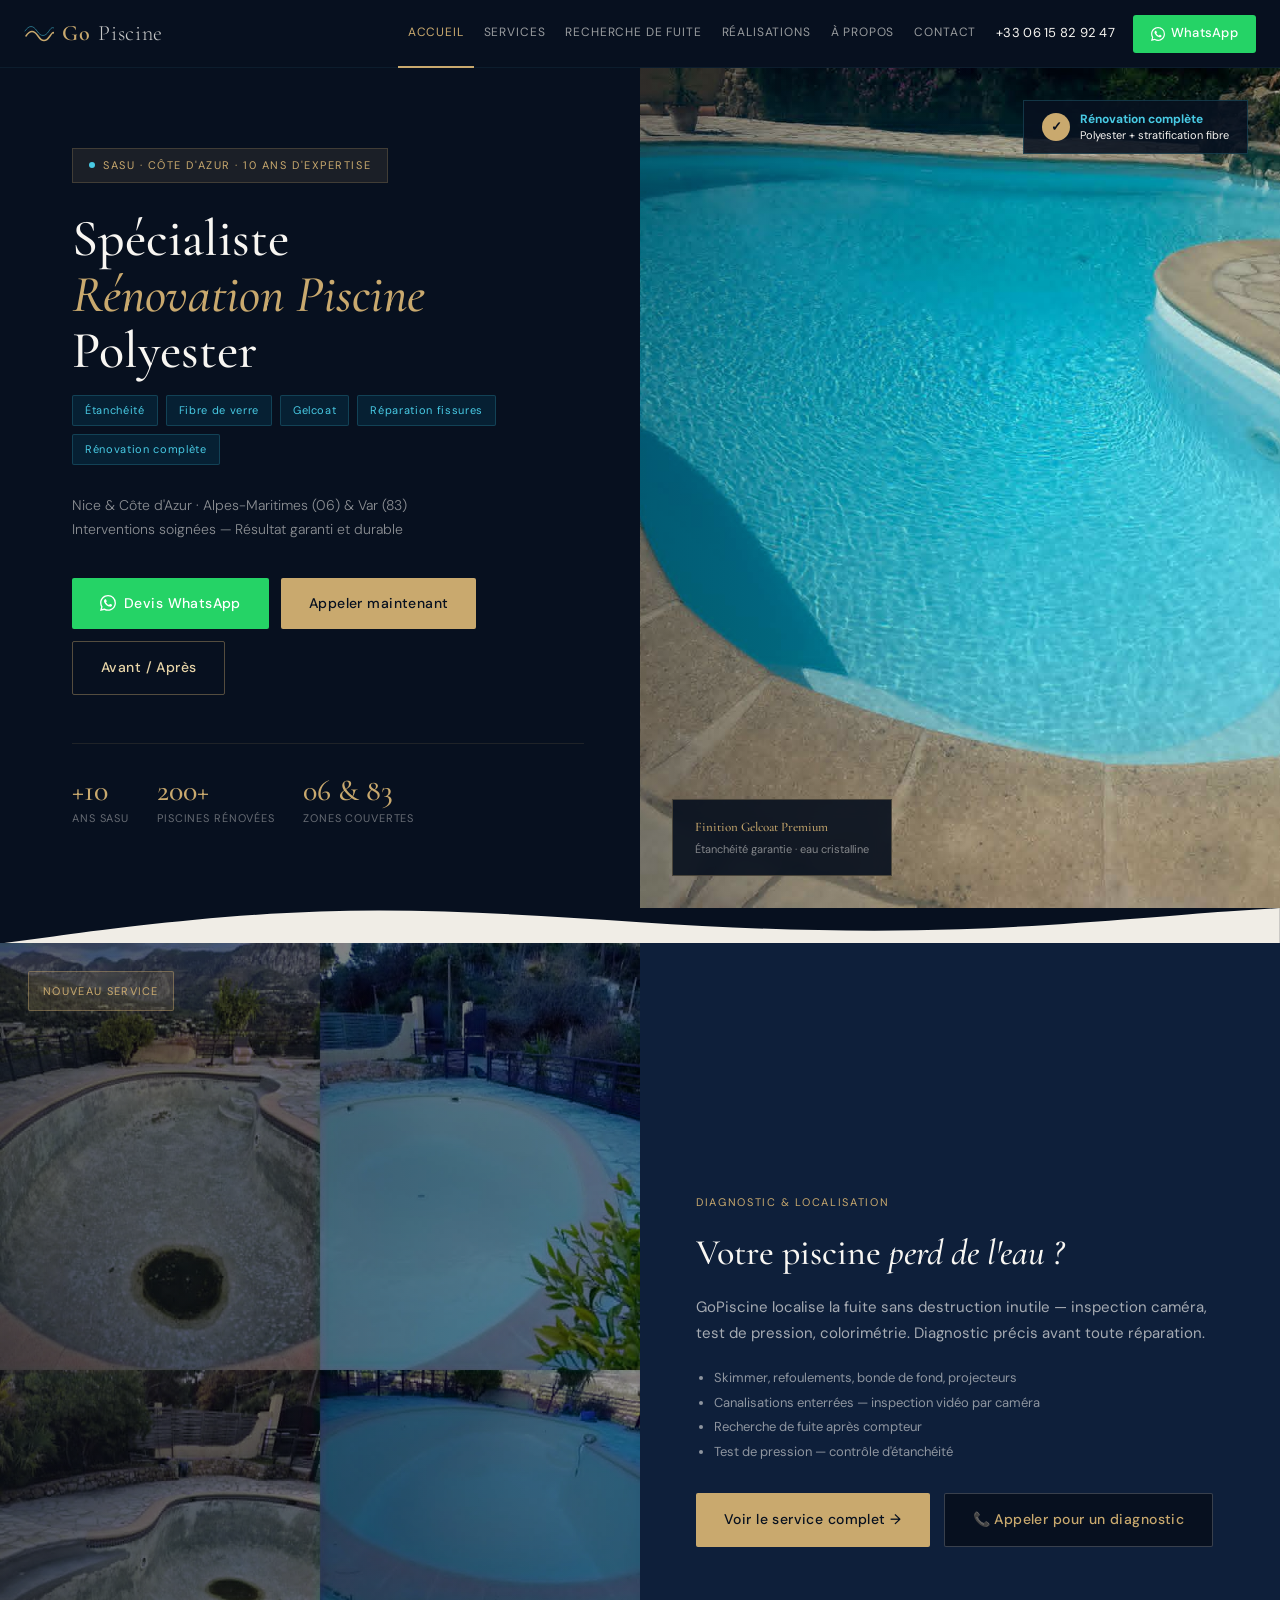
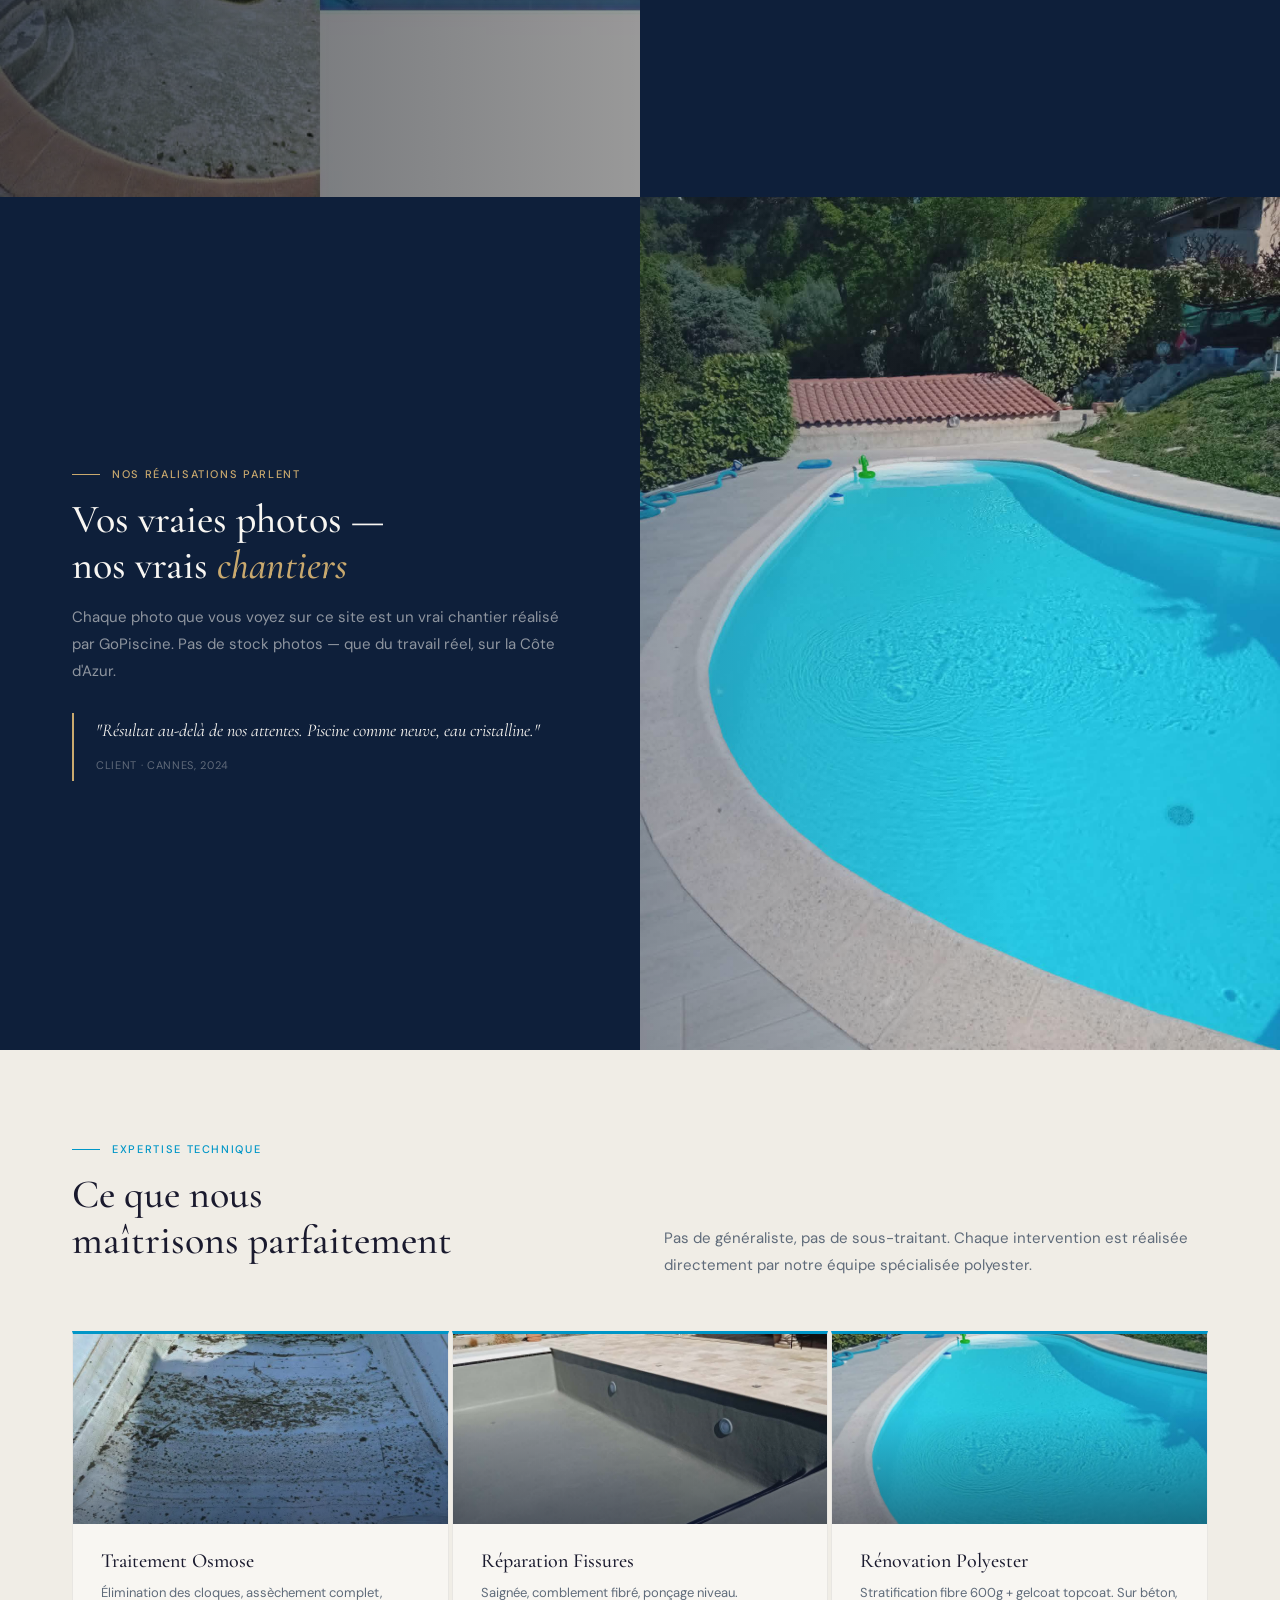
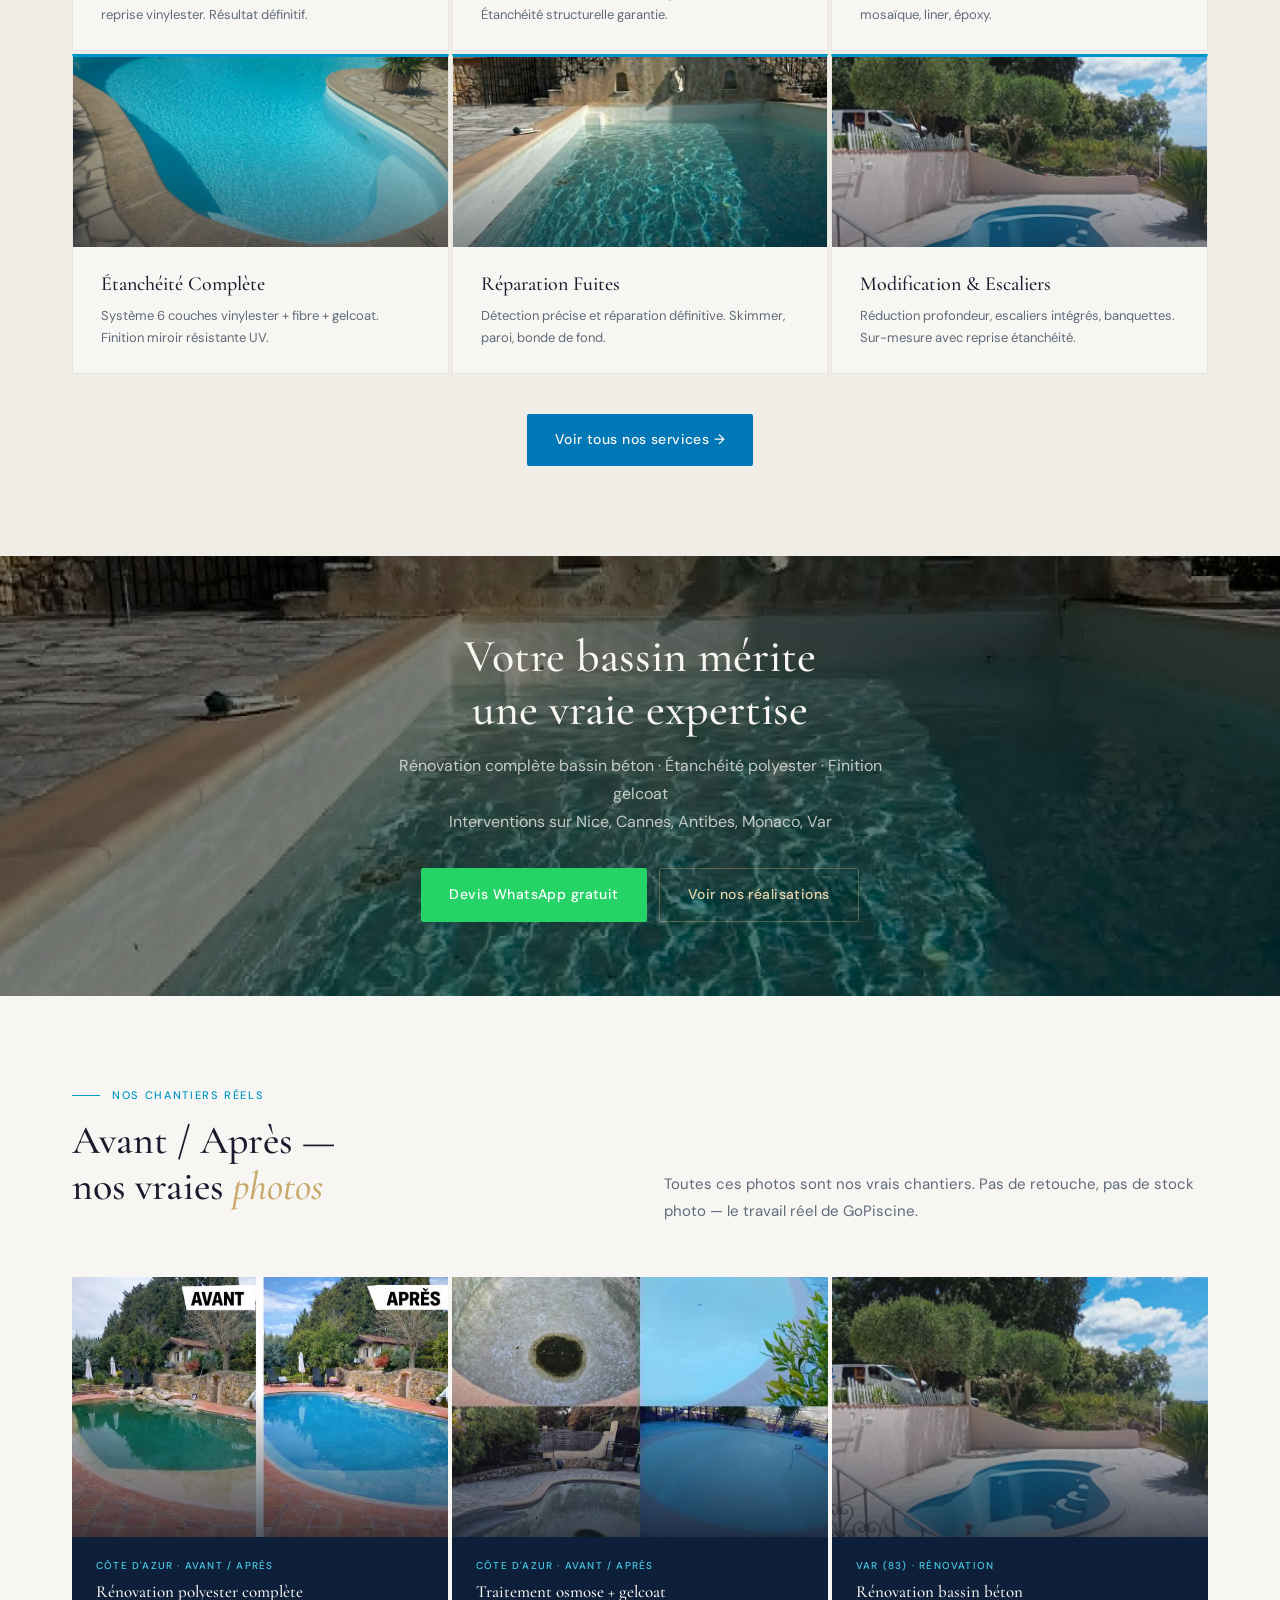
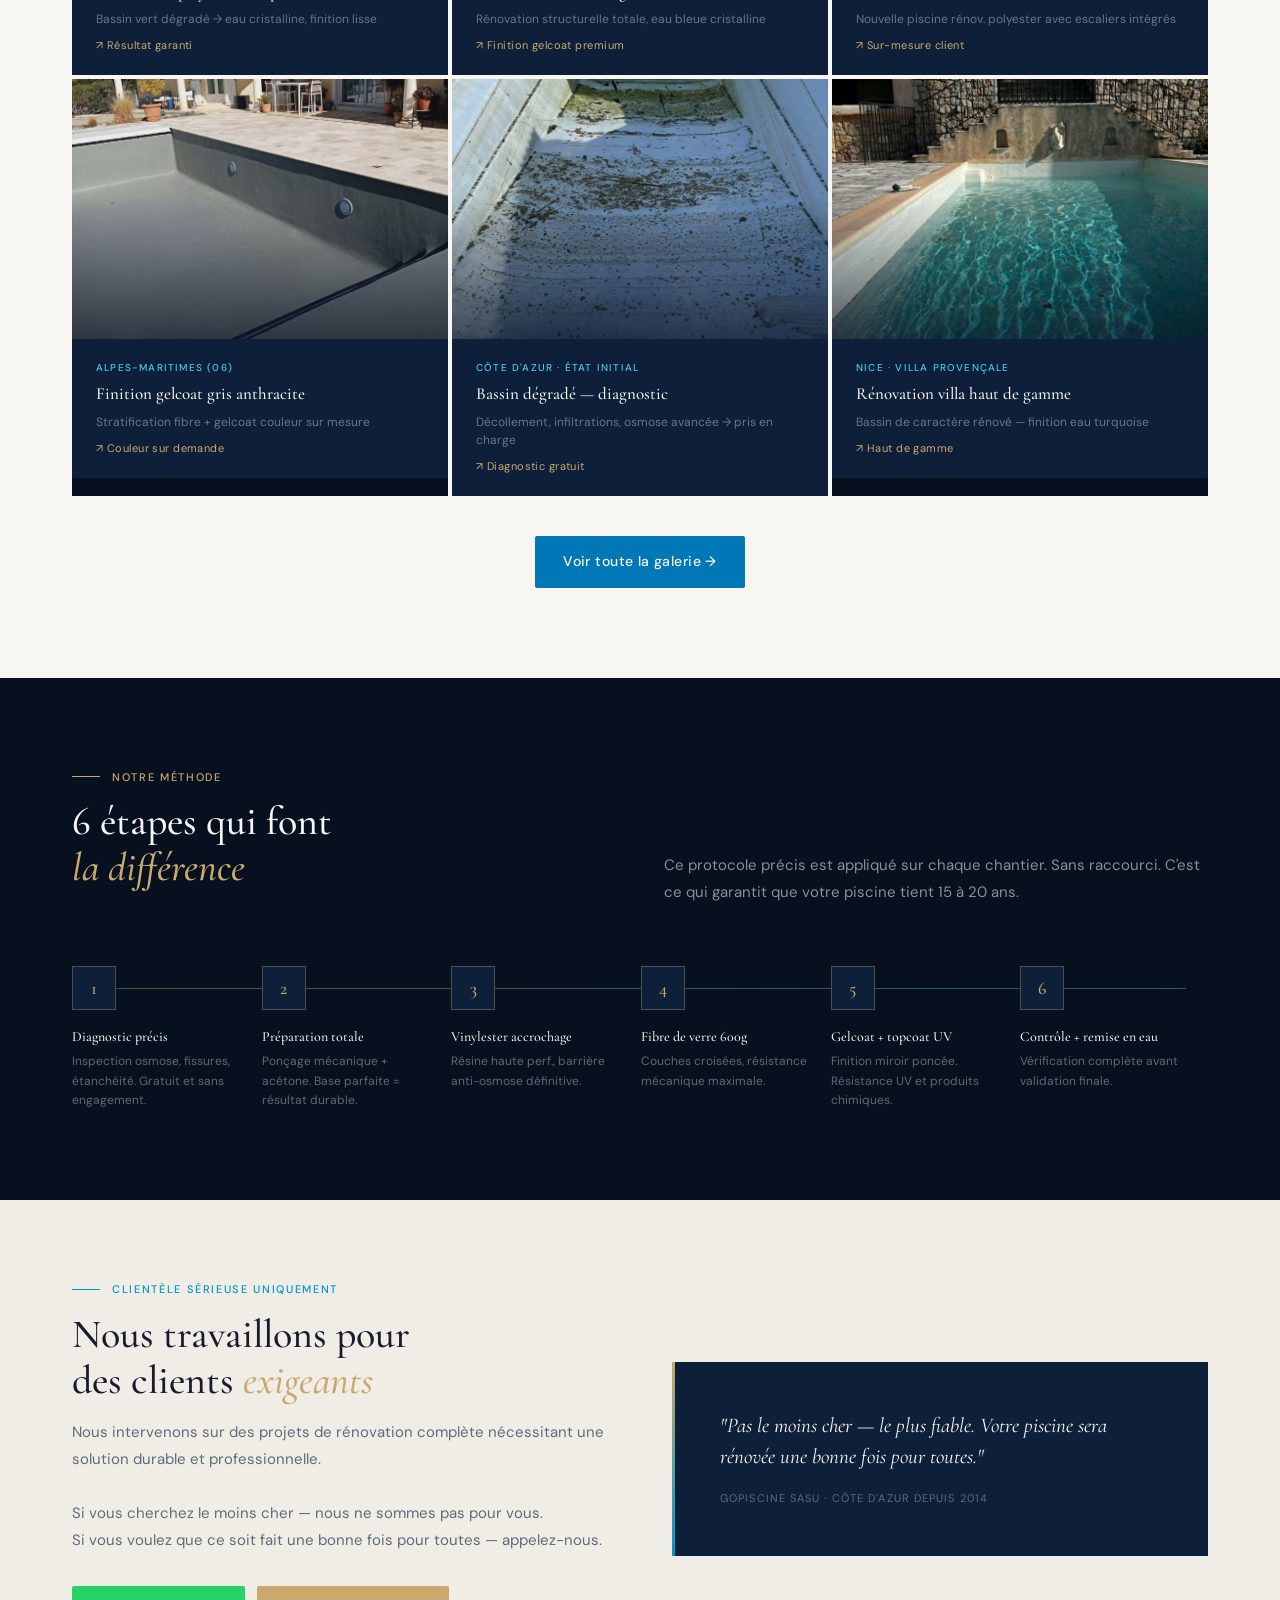
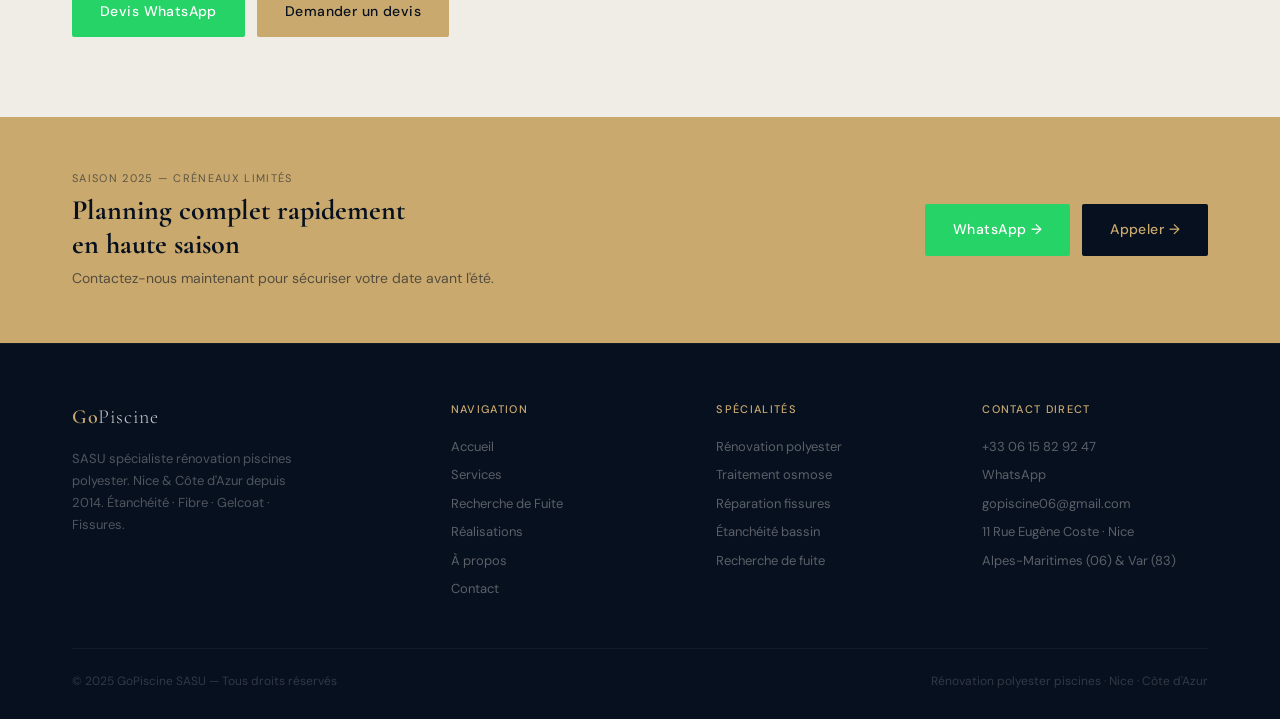
<file: index.html>
<!DOCTYPE html>
<html lang="fr">
<head>
<meta charset="UTF-8">
<meta name="viewport" content="width=device-width, initial-scale=1.0">
<meta name="description" content="GoPiscine SASU — Spécialiste rénovation et construction piscine polyester à Nice. Étanchéité, fibre de verre, gelcoat, réparation fissures. Devis gratuit. Alpes-Maritimes (06) et Var (83).">
<title>GoPiscine — Spécialiste Rénovation Piscine Polyester Nice | Côte d'Azur | 06 & 83</title>
<meta name="keywords" content="rénovation piscine Nice, construction piscine Côte d'Azur, piscine polyester Nice, réparation piscine 06, étanchéité piscine, gelcoat piscine, fissure piscine Nice, osmose piscine, rénovation bassin Nice, piscine Antibes, piscine Cannes">
<meta name="robots" content="index, follow">
<meta name="author" content="GoPiscine SASU">
<meta name="geo.region" content="FR-06">
<meta name="geo.placename" content="Nice">
<meta name="geo.position" content="43.7102;7.2620">
<meta name="format-detection" content="telephone=no">
<link rel="canonical" href="https://gopiscine.fr/">

<!-- Open Graph (partage réseaux sociaux) -->
<meta property="og:type" content="website">
<meta property="og:title" content="GoPiscine — Spécialiste Rénovation Piscine Polyester Nice | Côte d'Azur | 06 & 83">
<meta property="og:description" content="GoPiscine SASU — Spécialiste rénovation et construction piscine polyester à Nice. Étanchéité, fibre de verre, gelcoat, réparation fissures. Devis gratuit. Alpes-Maritimes (06) et Var (83).">
<meta property="og:url" content="https://gopiscine.fr/">
<meta property="og:image" content="https://gopiscine.fr/img/p2.jpeg">
<meta property="og:locale" content="fr_FR">
<meta property="og:site_name" content="GoPiscine">

<!-- Twitter Card -->
<meta name="twitter:card" content="summary_large_image">
<meta name="twitter:title" content="GoPiscine — Spécialiste Rénovation Piscine Polyester Nice | Côte d'Azur | 06 & 83">
<meta name="twitter:description" content="GoPiscine SASU — Spécialiste rénovation et construction piscine polyester à Nice. Étanchéité, fibre de verre, gelcoat, réparation fissures. Devis gratuit. Alpes-Maritimes (06) et Var (83).">
<meta name="twitter:image" content="https://gopiscine.fr/img/p2.jpeg">
<link href="https://fonts.googleapis.com/css2?family=Cormorant+Garamond:ital,wght@0,400;0,500;0,600;1,400;1,500&family=DM+Sans:wght@300;400;500&display=swap" rel="stylesheet">
<link rel="stylesheet" href="style.css">
<style>
/* INDEX SPECIFIC */
.impact-band { background:var(--navy-mid);display:grid;grid-template-columns:1fr 1fr; }
.impact-text { padding:80px 72px;display:flex;flex-direction:column;justify-content:center; }
.impact-img { position:relative;overflow:hidden;min-height:440px; }
.impact-img img { width:100%;height:100%;object-fit:cover;display:block; }
.impact-img::after { content:'';position:absolute;inset:0;background:linear-gradient(to right,rgba(14,31,58,0.25) 0%,transparent 60%); }

.services-wrap { padding:90px 72px;background:var(--off); }
.section-header { display:grid;grid-template-columns:1fr 1fr;gap:48px;align-items:end;margin-bottom:52px; }
.services-grid { display:grid;grid-template-columns:repeat(3,1fr);gap:3px; }

.full-bg { position:relative;height:440px;overflow:hidden; }
.full-bg img { width:100%;height:100%;object-fit:cover;filter:brightness(0.5); }
.full-bg-content { position:absolute;inset:0;display:flex;align-items:center;justify-content:center;flex-direction:column;text-align:center;padding:40px; }
.full-bg-content h2 { font-family:'Cormorant Garamond',serif;font-size:46px;color:var(--white);font-weight:500;line-height:1.15;margin-bottom:16px; }
.full-bg-content p { color:rgba(248,246,242,0.75);font-size:16px;max-width:520px;margin-bottom:32px;line-height:1.75; }

/* AVANT/APRÈS */
.realisations-wrap { padding:90px 72px;background:var(--white); }
.realisations-grid { display:grid;grid-template-columns:repeat(3,1fr);gap:4px;margin-top:52px; }
.real-card { overflow:hidden;position:relative;background:var(--navy); }
.real-img { height:260px;overflow:hidden;position:relative; }
.real-img img { width:100%;height:100%;object-fit:cover;display:block;transition:transform .5s; }
.real-card:hover .real-img img { transform:scale(1.05); }
.real-overlay { position:absolute;inset:0;background:linear-gradient(to top,rgba(7,16,31,0.7) 0%,transparent 55%); }
.real-info { padding:20px 24px;background:var(--navy-mid); }
.real-city { font-size:10px;letter-spacing:.12em;text-transform:uppercase;color:var(--azure-light);margin-bottom:4px;font-weight:500; }
.real-title { font-family:'Cormorant Garamond',serif;font-size:17px;color:var(--white);font-weight:500;margin-bottom:4px; }
.real-desc { font-size:12px;color:rgba(248,246,242,0.4);line-height:1.5; }
.real-tag { font-size:11px;color:var(--gold);margin-top:8px;display:block;letter-spacing:.04em; }

/* AVANT/APRÈS COLLAGE */
.avant-apres-wrap { padding:90px 72px;background:var(--off); }
.avant-apres-big { position:relative;overflow:hidden;border:3px solid var(--gold); }
.avant-apres-big img { width:100%;display:block; }
.avant-apres-label { position:absolute;top:16px;left:50%;transform:translateX(-50%);background:rgba(7,16,31,0.85);border:1px solid rgba(201,169,110,0.3);padding:6px 20px;color:var(--gold);font-size:12px;letter-spacing:.1em;text-transform:uppercase;white-space:nowrap; }

/* PROCESS */
.process-wrap { background:var(--navy);padding:90px 72px; }
.process-header { display:grid;grid-template-columns:1fr 1fr;gap:48px;align-items:end;margin-bottom:60px; }

/* CIBLE */
.cible-wrap { background:var(--off);padding:80px 72px;display:grid;grid-template-columns:1fr 1fr;gap:64px;align-items:center; }
.cible-box { background:var(--navy-mid);padding:48px;position:relative;overflow:hidden; }
.cible-box::before { content:'';position:absolute;top:0;left:0;width:3px;height:100%;background:linear-gradient(to bottom,var(--gold),var(--azure-mid)); }
.cible-quote { font-family:'Cormorant Garamond',serif;font-size:21px;font-style:italic;color:var(--white);line-height:1.5;margin-bottom:16px; }
.cible-cite { font-size:11px;color:rgba(248,246,242,0.35);letter-spacing:.1em;text-transform:uppercase; }

@media (max-width:1024px) {
  .impact-band { grid-template-columns:1fr; }
  .impact-text { padding:60px 24px; }
  .impact-img { min-height:280px; }
  .services-wrap,.realisations-wrap,.avant-apres-wrap,.process-wrap { padding:60px 24px; }
  .section-header,.process-header { grid-template-columns:1fr;gap:16px; }
  .services-grid { grid-template-columns:1fr 1fr; }
  .realisations-grid { grid-template-columns:1fr 1fr; }
  .cible-wrap { grid-template-columns:1fr;padding:60px 24px; }
}
@media (max-width:600px) {
  .services-grid { grid-template-columns:1fr; }
  .realisations-grid { grid-template-columns:1fr; }
  .full-bg { height:360px; }
  .full-bg-content h2 { font-size:30px; }
}
/* FUITE BAND RESPONSIVE */
@media (max-width:900px) {
  .fuite-band-grid { grid-template-columns:1fr !important; }
  .fuite-band-img { min-height:220px !important; }
  .fuite-band-text { padding:40px 24px !important; }
}
</style>
<script type="application/ld+json">
{
  "@context": "https://schema.org",
  "@type": "LocalBusiness",
  "name": "GoPiscine",
  "description": "Spécialiste rénovation piscine polyester à Nice et Côte d'Azur. Étanchéité, fibre de verre, gelcoat, réparation fissures.",
  "url": "https://gopiscine.fr",
  "telephone": "+33615829247",
  "email": "gopiscine06@gmail.com",
  "address": {
    "@type": "PostalAddress",
    "streetAddress": "11 Rue Eugène Coste, Le Manoir C7",
    "addressLocality": "Nice",
    "addressRegion": "Alpes-Maritimes",
    "postalCode": "06000",
    "addressCountry": "FR"
  },
  "geo": {
    "@type": "GeoCoordinates",
    "latitude": 43.7102,
    "longitude": 7.2620
  },
  "areaServed": ["Nice", "Cannes", "Antibes", "Monaco", "Grasse", "Menton", "Var", "Alpes-Maritimes"],
  "priceRange": "€€€",
  "openingHours": "Mo-Fr 08:00-16:30",
  "image": "https://gopiscine.fr/img/p2.jpeg",
  "sameAs": ["https://wa.me/33615829247"],
  "hasOfferCatalog": {
    "@type": "OfferCatalog",
    "name": "Services rénovation piscine",
    "itemListElement": [
      {"@type": "Offer", "itemOffered": {"@type": "Service", "name": "Rénovation piscine polyester"}},
      {"@type": "Offer", "itemOffered": {"@type": "Service", "name": "Traitement osmose piscine"}},
      {"@type": "Offer", "itemOffered": {"@type": "Service", "name": "Réparation fissures piscine"}},
      {"@type": "Offer", "itemOffered": {"@type": "Service", "name": "Étanchéité bassin piscine"}},
      {"@type": "Offer", "itemOffered": {"@type": "Service", "name": "Réparation fuites piscine"}}
    ]
  }
}
</script>
<!-- Google Analytics -->
<script async src="https://www.googletagmanager.com/gtag/js?id=G-RJSMCVL0XR"></script>
<script>
  window.dataLayer = window.dataLayer || [];
  function gtag(){dataLayer.push(arguments);}
  gtag("js", new Date());
  gtag("config", "G-RJSMCVL0XR");
</script>
<!-- Google Ads Conversion Tag -->
<script async src="https://www.googletagmanager.com/gtag/js?id=AW-17586328688"></script>
<script>
  window.dataLayer = window.dataLayer || [];
  function gtag(){dataLayer.push(arguments);}
  gtag('js', new Date());
  gtag('config', 'AW-17586328688');
</script>
</head>
<body>

<!-- NAV -->
<nav>
  <a href="index.html" class="logo">
    <svg viewBox="0 0 30 17" fill="none"><path d="M2 11 C6 5,10 5,14 11 C18 17,22 17,26 11 C28 8,29 7,30 8" stroke="#c9a96e" stroke-width="1.5" stroke-linecap="round"/><path d="M1 6 C5 0,9 0,13 6 C17 12,21 12,25 6 C27 3,28 2,30 3" stroke="#48cae4" stroke-width="1" stroke-linecap="round" opacity="0.5"/></svg>
    Go<span>Piscine</span>
  </a>
  <div class="nav-links">
    <a href="index.html" class="active">Accueil</a>
    <a href="services.html">Services</a>
    <a href="fuite.html">Recherche de Fuite</a>
    <a href="gallery.html">Réalisations</a>
    <a href="about.html">À propos</a>
    <a href="contact.html">Contact</a>
    <a href="tel:+33615829247" class="nav-phone">+33 06 15 82 92 47</a>
    <a href="https://wa.me/33615829247" target="_blank" class="nav-wa"><svg width="14" height="14" viewBox="0 0 24 24" fill="white"><path d="M17.472 14.382c-.297-.149-1.758-.867-2.03-.967-.273-.099-.471-.148-.67.15-.197.297-.767.966-.94 1.164-.173.199-.347.223-.644.075-.297-.15-1.255-.463-2.39-1.475-.883-.788-1.48-1.761-1.653-2.059-.173-.297-.018-.458.13-.606.134-.133.298-.347.446-.52.149-.174.198-.298.298-.497.099-.198.05-.371-.025-.52-.075-.149-.669-1.612-.916-2.207-.242-.579-.487-.5-.669-.51-.173-.008-.371-.01-.57-.01-.198 0-.52.074-.792.372-.272.297-1.04 1.016-1.04 2.479 0 1.462 1.065 2.875 1.213 3.074.149.198 2.096 3.2 5.077 4.487.709.306 1.262.489 1.694.625.712.227 1.36.195 1.871.118.571-.085 1.758-.719 2.006-1.413.248-.694.248-1.289.173-1.413-.074-.124-.272-.198-.57-.347m-5.421 7.403h-.004a9.87 9.87 0 01-5.031-1.378l-.361-.214-3.741.982.998-3.648-.235-.374a9.86 9.86 0 01-1.51-5.26c.001-5.45 4.436-9.884 9.888-9.884 2.64 0 5.122 1.03 6.988 2.898a9.825 9.825 0 012.893 6.994c-.003 5.45-4.437 9.884-9.885 9.884m8.413-18.297A11.815 11.815 0 0012.05 0C5.495 0 .16 5.335.157 11.892c0 2.096.547 4.142 1.588 5.945L.057 24l6.305-1.654a11.882 11.882 0 005.683 1.448h.005c6.554 0 11.89-5.335 11.893-11.893a11.821 11.821 0 00-3.48-8.413z"/></svg>WhatsApp</a>
  </div>
  <button class="nav-toggle" id="navToggle" onclick="toggleNav()" aria-label="Menu"><span></span><span></span><span></span></button>
</nav>
<div class="nav-overlay" id="navOverlay"></div>
<div class="nav-mobile" id="navMobile">
  <a href="index.html">Accueil</a>
  <a href="services.html">Services</a>
  <a href="fuite.html">Recherche de Fuite</a>
  <a href="gallery.html">Réalisations</a>
  <a href="about.html">À propos</a>
  <a href="contact.html">Contact</a>
  <a href="tel:+33615829247">📞 +33 06 15 82 92 47</a>
  <a href="https://wa.me/33615829247" target="_blank" class="wa-mobile">💬 WhatsApp</a>
</div>

<!-- HERO -->
<section class="hero">
  <div class="hero-left">
    <div class="hero-badge">SASU · Côte d'Azur · 10 ans d'expertise</div>
    <h1>Spécialiste<br><em>Rénovation Piscine</em><br>Polyester</h1>
    <div class="hero-specialties">
      <span class="spec-pill">Étanchéité</span>
      <span class="spec-pill">Fibre de verre</span>
      <span class="spec-pill">Gelcoat</span>
      <span class="spec-pill">Réparation fissures</span>
      <span class="spec-pill">Rénovation complète</span>
    </div>
    <p class="hero-sub">Nice &amp; Côte d'Azur · Alpes-Maritimes (06) &amp; Var (83)<br>Interventions soignées — Résultat garanti et durable</p>
    <div class="hero-actions">
      <a href="https://wa.me/33615829247" target="_blank" class="btn btn-wa">
        <svg width="16" height="16" viewBox="0 0 24 24" fill="white"><path d="M17.472 14.382c-.297-.149-1.758-.867-2.03-.967-.273-.099-.471-.148-.67.15-.197.297-.767.966-.94 1.164-.173.199-.347.223-.644.075-.297-.15-1.255-.463-2.39-1.475-.883-.788-1.48-1.761-1.653-2.059-.173-.297-.018-.458.13-.606.134-.133.298-.347.446-.52.149-.174.198-.298.298-.497.099-.198.05-.371-.025-.52-.075-.149-.669-1.612-.916-2.207-.242-.579-.487-.5-.669-.51-.173-.008-.371-.01-.57-.01-.198 0-.52.074-.792.372-.272.297-1.04 1.016-1.04 2.479 0 1.462 1.065 2.875 1.213 3.074.149.198 2.096 3.2 5.077 4.487.709.306 1.262.489 1.694.625.712.227 1.36.195 1.871.118.571-.085 1.758-.719 2.006-1.413.248-.694.248-1.289.173-1.413-.074-.124-.272-.198-.57-.347m-5.421 7.403h-.004a9.87 9.87 0 01-5.031-1.378l-.361-.214-3.741.982.998-3.648-.235-.374a9.86 9.86 0 01-1.51-5.26c.001-5.45 4.436-9.884 9.888-9.884 2.64 0 5.122 1.03 6.988 2.898a9.825 9.825 0 012.893 6.994c-.003 5.45-4.437 9.884-9.885 9.884m8.413-18.297A11.815 11.815 0 0012.05 0C5.495 0 .16 5.335.157 11.892c0 2.096.547 4.142 1.588 5.945L.057 24l6.305-1.654a11.882 11.882 0 005.683 1.448h.005c6.554 0 11.89-5.335 11.893-11.893a11.821 11.821 0 00-3.48-8.413z"/></svg>
        Devis WhatsApp
      </a>
      <a href="tel:+33615829247" class="btn btn-gold">Appeler maintenant</a>
      <a href="gallery.html" class="btn btn-outline">Avant / Après</a>
    </div>
    <div class="hero-stats">
      <div><div class="stat-num">+10</div><div class="stat-label">Ans SASU</div></div>
      <div><div class="stat-num">200+</div><div class="stat-label">Piscines rénovées</div></div>
      <div><div class="stat-num">06 &amp; 83</div><div class="stat-label">Zones couvertes</div></div>
    </div>
  </div>
  <div class="hero-right">
    <img src="img/p2.jpeg" alt="Piscine rénovée GoPiscine — eau cristalline">
    <div class="hero-gradient"></div>
    <div class="hero-float">
      <div class="hero-float-title">Finition Gelcoat Premium</div>
      <div class="hero-float-sub">Étanchéité garantie · eau cristalline</div>
    </div>
    <div class="hero-badge-corner">
      <div class="check-circle">✓</div>
      <div class="badge-text"><strong>Rénovation complète</strong>Polyester + stratification fibre</div>
    </div>
  </div>
</section>

<!-- WAVE -->
<svg viewBox="0 0 1440 40" fill="none" xmlns="http://www.w3.org/2000/svg" style="background:var(--navy);display:block;">
  <path d="M0 40L60 32C120 24 240 8 360 4C480 0 600 8 720 16C840 24 960 28 1080 24C1200 20 1320 8 1380 4L1440 0V40H0Z" fill="#f0ede6"/>
</svg>

<!-- RECHERCHE DE FUITE BAND -->
<section style="background:var(--navy-mid);padding:0;">
  <div class="fuite-band-grid" style="display:grid;grid-template-columns:1fr 1fr;min-height:320px;">
    <div class="fuite-band-img" style="position:relative;overflow:hidden;">
      <img src="img/p7.jpeg" alt="Recherche de fuite piscine Nice" style="width:100%;height:100%;object-fit:cover;display:block;filter:brightness(0.6);">
      <div style="position:absolute;inset:0;background:linear-gradient(to right,rgba(7,16,31,0.4) 0%,transparent 100%);"></div>
      <div style="position:absolute;top:28px;left:28px;background:rgba(201,169,110,0.15);border:1px solid rgba(201,169,110,0.4);padding:6px 14px;border-radius:2px;">
        <span style="color:var(--gold);font-size:11px;letter-spacing:.12em;text-transform:uppercase;font-family:'DM Sans',sans-serif;">Nouveau service</span>
      </div>
    </div>
    <div class="fuite-band-text" style="padding:52px 56px;display:flex;flex-direction:column;justify-content:center;gap:20px;">
      <div style="color:var(--gold);font-size:11px;letter-spacing:.15em;text-transform:uppercase;font-family:'DM Sans',sans-serif;">Diagnostic &amp; Localisation</div>
      <h2 style="font-family:'Cormorant Garamond',serif;font-size:36px;color:var(--white);font-weight:500;line-height:1.15;margin:0;">Votre piscine <em>perd de l'eau ?</em></h2>
      <p style="color:rgba(248,246,242,0.65);font-size:15px;line-height:1.75;margin:0;">GoPiscine localise la fuite sans destruction inutile — inspection caméra, test de pression, colorimétrie. Diagnostic précis avant toute réparation.</p>
      <ul style="color:rgba(248,246,242,0.55);font-size:13px;line-height:1.9;padding-left:18px;margin:0;">
        <li>Skimmer, refoulements, bonde de fond, projecteurs</li>
        <li>Canalisations enterrées — inspection vidéo par caméra</li>
        <li>Recherche de fuite après compteur</li>
        <li>Test de pression — contrôle d'étanchéité</li>
      </ul>
      <div style="display:flex;gap:14px;flex-wrap:wrap;margin-top:8px;">
        <a href="fuite.html" class="btn btn-gold" style="font-size:14px;">Voir le service complet →</a>
        <a href="tel:+33615829247" class="btn btn-navy" style="font-size:14px;border:1px solid rgba(255,255,255,0.2);">📞 Appeler pour un diagnostic</a>
      </div>
    </div>
  </div>
</section>

<!-- IMPACT -->
<section class="impact-band">
  <div class="impact-text">
    <div class="section-tag gold">Nos réalisations parlent</div>
    <h2 class="display white">Vos vraies photos —<br>nos vrais <em>chantiers</em></h2>
    <p class="lead white">Chaque photo que vous voyez sur ce site est un vrai chantier réalisé par GoPiscine. Pas de stock photos — que du travail réel, sur la Côte d'Azur.</p>
    <div class="quote-block">
      <blockquote>"Résultat au-delà de nos attentes. Piscine comme neuve, eau cristalline."</blockquote>
      <cite>Client · Cannes, 2024</cite>
    </div>
  </div>
  <div class="impact-img">
    <img src="img/p1.jpeg" alt="Réalisation GoPiscine — piscine eau turquoise">
  </div>
</section>


<!-- SERVICES -->
<section class="services-wrap">
  <div class="section-header">
    <div>
      <div class="section-tag">Expertise technique</div>
      <h2 class="display">Ce que nous<br>maîtrisons parfaitement</h2>
    </div>
    <p class="lead">Pas de généraliste, pas de sous-traitant. Chaque intervention est réalisée directement par notre équipe spécialisée polyester.</p>
  </div>
  <div class="services-grid">
    <div class="card card-accent">
      <div class="card-img" style="height:190px"><img src="img/p4.jpeg" alt="Osmose"><div class="card-img-overlay"></div></div>
      <div class="card-body"><div class="card-title">Traitement Osmose</div><div class="card-desc">Élimination des cloques, assèchement complet, reprise vinylester. Résultat définitif.</div></div>
    </div>
    <div class="card card-accent">
      <div class="card-img" style="height:190px"><img src="img/p3.jpeg" alt="Fissures"><div class="card-img-overlay"></div></div>
      <div class="card-body"><div class="card-title">Réparation Fissures</div><div class="card-desc">Saignée, comblement fibré, ponçage niveau. Étanchéité structurelle garantie.</div></div>
    </div>
    <div class="card card-accent">
      <div class="card-img" style="height:190px"><img src="img/p1.jpeg" alt="Polyester"><div class="card-img-overlay"></div></div>
      <div class="card-body"><div class="card-title">Rénovation Polyester</div><div class="card-desc">Stratification fibre 600g + gelcoat topcoat. Sur béton, mosaïque, liner, époxy.</div></div>
    </div>
    <div class="card card-accent">
      <div class="card-img" style="height:190px"><img src="img/p2.jpeg" alt="Étanchéité"><div class="card-img-overlay"></div></div>
      <div class="card-body"><div class="card-title">Étanchéité Complète</div><div class="card-desc">Système 6 couches vinylester + fibre + gelcoat. Finition miroir résistante UV.</div></div>
    </div>
    <div class="card card-accent">
      <div class="card-img" style="height:190px"><img src="img/p5.jpeg" alt="Fuites"><div class="card-img-overlay"></div></div>
      <div class="card-body"><div class="card-title">Réparation Fuites</div><div class="card-desc">Détection précise et réparation définitive. Skimmer, paroi, bonde de fond.</div></div>
    </div>
    <div class="card card-accent">
      <div class="card-img" style="height:190px"><img src="img/p6.jpeg" alt="Modification"><div class="card-img-overlay"></div></div>
      <div class="card-body"><div class="card-title">Modification &amp; Escaliers</div><div class="card-desc">Réduction profondeur, escaliers intégrés, banquettes. Sur-mesure avec reprise étanchéité.</div></div>
    </div>
  </div>
  <div style="text-align:center;margin-top:40px;">
    <a href="services.html" class="btn btn-water">Voir tous nos services →</a>
  </div>
</section>


<!-- GRANDE IMAGE -->
<div class="full-bg">
  <img src="img/p5.jpeg" alt="Réalisation GoPiscine Côte d'Azur">
  <div class="full-bg-content">
    <h2>Votre bassin mérite<br>une vraie expertise</h2>
    <p>Rénovation complète bassin béton · Étanchéité polyester · Finition gelcoat<br>Interventions sur Nice, Cannes, Antibes, Monaco, Var</p>
    <div style="display:flex;gap:12px;justify-content:center;flex-wrap:wrap;">
      <a href="https://wa.me/33615829247" target="_blank" class="btn btn-wa">Devis WhatsApp gratuit</a>
      <a href="gallery.html" class="btn btn-outline">Voir nos réalisations</a>
    </div>
  </div>
</div>

<!-- RÉALISATIONS AVANT/APRÈS -->
<section class="realisations-wrap">
  <div class="section-header">
    <div>
      <div class="section-tag">Nos chantiers réels</div>
      <h2 class="display">Avant / Après —<br>nos vraies <em>photos</em></h2>
    </div>
    <p class="lead">Toutes ces photos sont nos vrais chantiers. Pas de retouche, pas de stock photo — le travail réel de GoPiscine.</p>
  </div>
  <div class="realisations-grid">
    <div class="real-card">
      <div class="real-img"><img src="img/p8.jpeg" alt="Avant Après GoPiscine"><div class="real-overlay"></div></div>
      <div class="real-info">
        <div class="real-city">Côte d'Azur · Avant / Après</div>
        <div class="real-title">Rénovation polyester complète</div>
        <div class="real-desc">Bassin vert dégradé → eau cristalline, finition lisse</div>
        <span class="real-tag">↗ Résultat garanti</span>
      </div>
    </div>
    <div class="real-card">
      <div class="real-img"><img src="img/p7.jpeg" alt="Réalisation Nice"><div class="real-overlay"></div></div>
      <div class="real-info">
        <div class="real-city">Côte d'Azur · Avant / Après</div>
        <div class="real-title">Traitement osmose + gelcoat</div>
        <div class="real-desc">Rénovation structurelle totale, eau bleue cristalline</div>
        <span class="real-tag">↗ Finition gelcoat premium</span>
      </div>
    </div>
    <div class="real-card">
      <div class="real-img"><img src="img/p6.jpeg" alt="Réalisation Var"><div class="real-overlay"></div></div>
      <div class="real-info">
        <div class="real-city">Var (83) · Rénovation</div>
        <div class="real-title">Rénovation bassin béton</div>
        <div class="real-desc">Nouvelle piscine rénov. polyester avec escaliers intégrés</div>
        <span class="real-tag">↗ Sur-mesure client</span>
      </div>
    </div>
    <div class="real-card">
      <div class="real-img"><img src="img/p3.jpeg" alt="Gelcoat gris"><div class="real-overlay"></div></div>
      <div class="real-info">
        <div class="real-city">Alpes-Maritimes (06)</div>
        <div class="real-title">Finition gelcoat gris anthracite</div>
        <div class="real-desc">Stratification fibre + gelcoat couleur sur mesure</div>
        <span class="real-tag">↗ Couleur sur demande</span>
      </div>
    </div>
    <div class="real-card">
      <div class="real-img"><img src="img/p4.jpeg" alt="Avant rénovation"><div class="real-overlay"></div></div>
      <div class="real-info">
        <div class="real-city">Côte d'Azur · État initial</div>
        <div class="real-title">Bassin dégradé — diagnostic</div>
        <div class="real-desc">Décollement, infiltrations, osmose avancée → pris en charge</div>
        <span class="real-tag">↗ Diagnostic gratuit</span>
      </div>
    </div>
    <div class="real-card">
      <div class="real-img"><img src="img/p5.jpeg" alt="Villa rénovée"><div class="real-overlay"></div></div>
      <div class="real-info">
        <div class="real-city">Nice · Villa provençale</div>
        <div class="real-title">Rénovation villa haut de gamme</div>
        <div class="real-desc">Bassin de caractère rénové — finition eau turquoise</div>
        <span class="real-tag">↗ Haut de gamme</span>
      </div>
    </div>
  </div>
  <div style="text-align:center;margin-top:40px;">
    <a href="gallery.html" class="btn btn-water">Voir toute la galerie →</a>
  </div>
</section>

<!-- PROCESS -->
<section class="process-wrap">
  <div class="process-header">
    <div>
      <div class="section-tag gold">Notre méthode</div>
      <h2 class="display white">6 étapes qui font<br><em>la différence</em></h2>
    </div>
    <p class="lead white">Ce protocole précis est appliqué sur chaque chantier. Sans raccourci. C'est ce qui garantit que votre piscine tient 15 à 20 ans.</p>
  </div>
  <div class="process-line">
    <div class="process-item"><div class="process-num">1</div><div class="process-title">Diagnostic précis</div><div class="process-desc">Inspection osmose, fissures, étanchéité. Gratuit et sans engagement.</div></div>
    <div class="process-item"><div class="process-num">2</div><div class="process-title">Préparation totale</div><div class="process-desc">Ponçage mécanique + acétone. Base parfaite = résultat durable.</div></div>
    <div class="process-item"><div class="process-num">3</div><div class="process-title">Vinylester accrochage</div><div class="process-desc">Résine haute perf., barrière anti-osmose définitive.</div></div>
    <div class="process-item"><div class="process-num">4</div><div class="process-title">Fibre de verre 600g</div><div class="process-desc">Couches croisées, résistance mécanique maximale.</div></div>
    <div class="process-item"><div class="process-num">5</div><div class="process-title">Gelcoat + topcoat UV</div><div class="process-desc">Finition miroir poncée. Résistance UV et produits chimiques.</div></div>
    <div class="process-item"><div class="process-num">6</div><div class="process-title">Contrôle + remise en eau</div><div class="process-desc">Vérification complète avant validation finale.</div></div>
  </div>
</section>

<!-- CIBLE -->
<section class="cible-wrap">
  <div>
    <div class="section-tag">Clientèle sérieuse uniquement</div>
    <h2 class="display">Nous travaillons pour<br>des clients <em>exigeants</em></h2>
    <p class="lead">Nous intervenons sur des projets de rénovation complète nécessitant une solution durable et professionnelle.<br><br>Si vous cherchez le moins cher — nous ne sommes pas pour vous.<br>Si vous voulez que ce soit fait une bonne fois pour toutes — appelez-nous.</p>
    <div style="margin-top:32px;display:flex;gap:12px;flex-wrap:wrap;">
      <a href="https://wa.me/33615829247" target="_blank" class="btn btn-wa">Devis WhatsApp</a>
      <a href="contact.html" class="btn btn-gold">Demander un devis</a>
    </div>
  </div>
  <div class="cible-box">
    <div class="cible-quote">"Pas le moins cher — le plus fiable. Votre piscine sera rénovée une bonne fois pour toutes."</div>
    <div class="cible-cite">GoPiscine SASU · Côte d'Azur depuis 2014</div>
  </div>
</section>

<!-- URGENCE -->
<div class="urgence-band">
  <div>
    <div class="urgence-band-tag">Saison 2025 — créneaux limités</div>
    <h2>Planning complet rapidement<br>en haute saison</h2>
    <p>Contactez-nous maintenant pour sécuriser votre date avant l'été.</p>
  </div>
  <div style="display:flex;gap:12px;flex-wrap:wrap;">
    <a href="https://wa.me/33615829247" target="_blank" class="btn btn-wa">WhatsApp →</a>
    <a href="tel:+33615829247" class="btn btn-navy">Appeler →</a>
  </div>
</div>

<!-- FOOTER -->
<footer>
  <div class="footer-grid">
    <div class="footer-brand">
      <a href="index.html" class="logo">Go<span>Piscine</span></a>
      <p>SASU spécialiste rénovation piscines polyester. Nice &amp; Côte d'Azur depuis 2014. Étanchéité · Fibre · Gelcoat · Fissures.</p>
    </div>
    <div class="footer-col"><h4>Navigation</h4><a href="index.html">Accueil</a><a href="services.html">Services</a><a href="fuite.html">Recherche de Fuite</a><a href="gallery.html">Réalisations</a><a href="about.html">À propos</a><a href="contact.html">Contact</a></div>
    <div class="footer-col"><h4>Spécialités</h4><a href="services.html">Rénovation polyester</a><a href="services.html">Traitement osmose</a><a href="services.html">Réparation fissures</a><a href="services.html">Étanchéité bassin</a><a href="fuite.html">Recherche de fuite</a></div>
    <div class="footer-col"><h4>Contact direct</h4><a href="tel:+33615829247">+33 06 15 82 92 47</a><a href="https://wa.me/33615829247">WhatsApp</a><a href="mailto:gopiscine06@gmail.com">gopiscine06@gmail.com</a><p>11 Rue Eugène Coste · Nice</p><p>Alpes-Maritimes (06) &amp; Var (83)</p></div>
  </div>
  <div class="footer-bottom">
    <p>© 2025 GoPiscine SASU — Tous droits réservés</p>
    <p>Rénovation polyester piscines · Nice · Côte d'Azur</p>
  </div>
</footer>

<script>
function toggleNav(){
  var t=document.getElementById("navToggle"),m=document.getElementById("navMobile"),o=document.getElementById("navOverlay");
  var isOpen=m.classList.contains("open");
  if(isOpen){m.classList.remove("open");o.classList.remove("open");t.classList.remove("open");document.body.classList.remove("menu-open");}
  else{m.classList.add("open");o.classList.add("open");t.classList.add("open");document.body.classList.add("menu-open");}
}
function closeNav(){
  document.getElementById("navMobile").classList.remove("open");
  document.getElementById("navOverlay").classList.remove("open");
  document.getElementById("navToggle").classList.remove("open");
  document.body.classList.remove("menu-open");
}
document.addEventListener("DOMContentLoaded",function(){
  var o=document.getElementById("navOverlay");
  if(o)o.addEventListener("click",closeNav);
  window.addEventListener("scroll",function(){
    if(document.getElementById("navMobile").classList.contains("open"))closeNav();
  },{passive:true});
  document.querySelectorAll(".nav-mobile a").forEach(function(l){l.addEventListener("click",closeNav);});
});
</script>
</body>
</html>
</file>
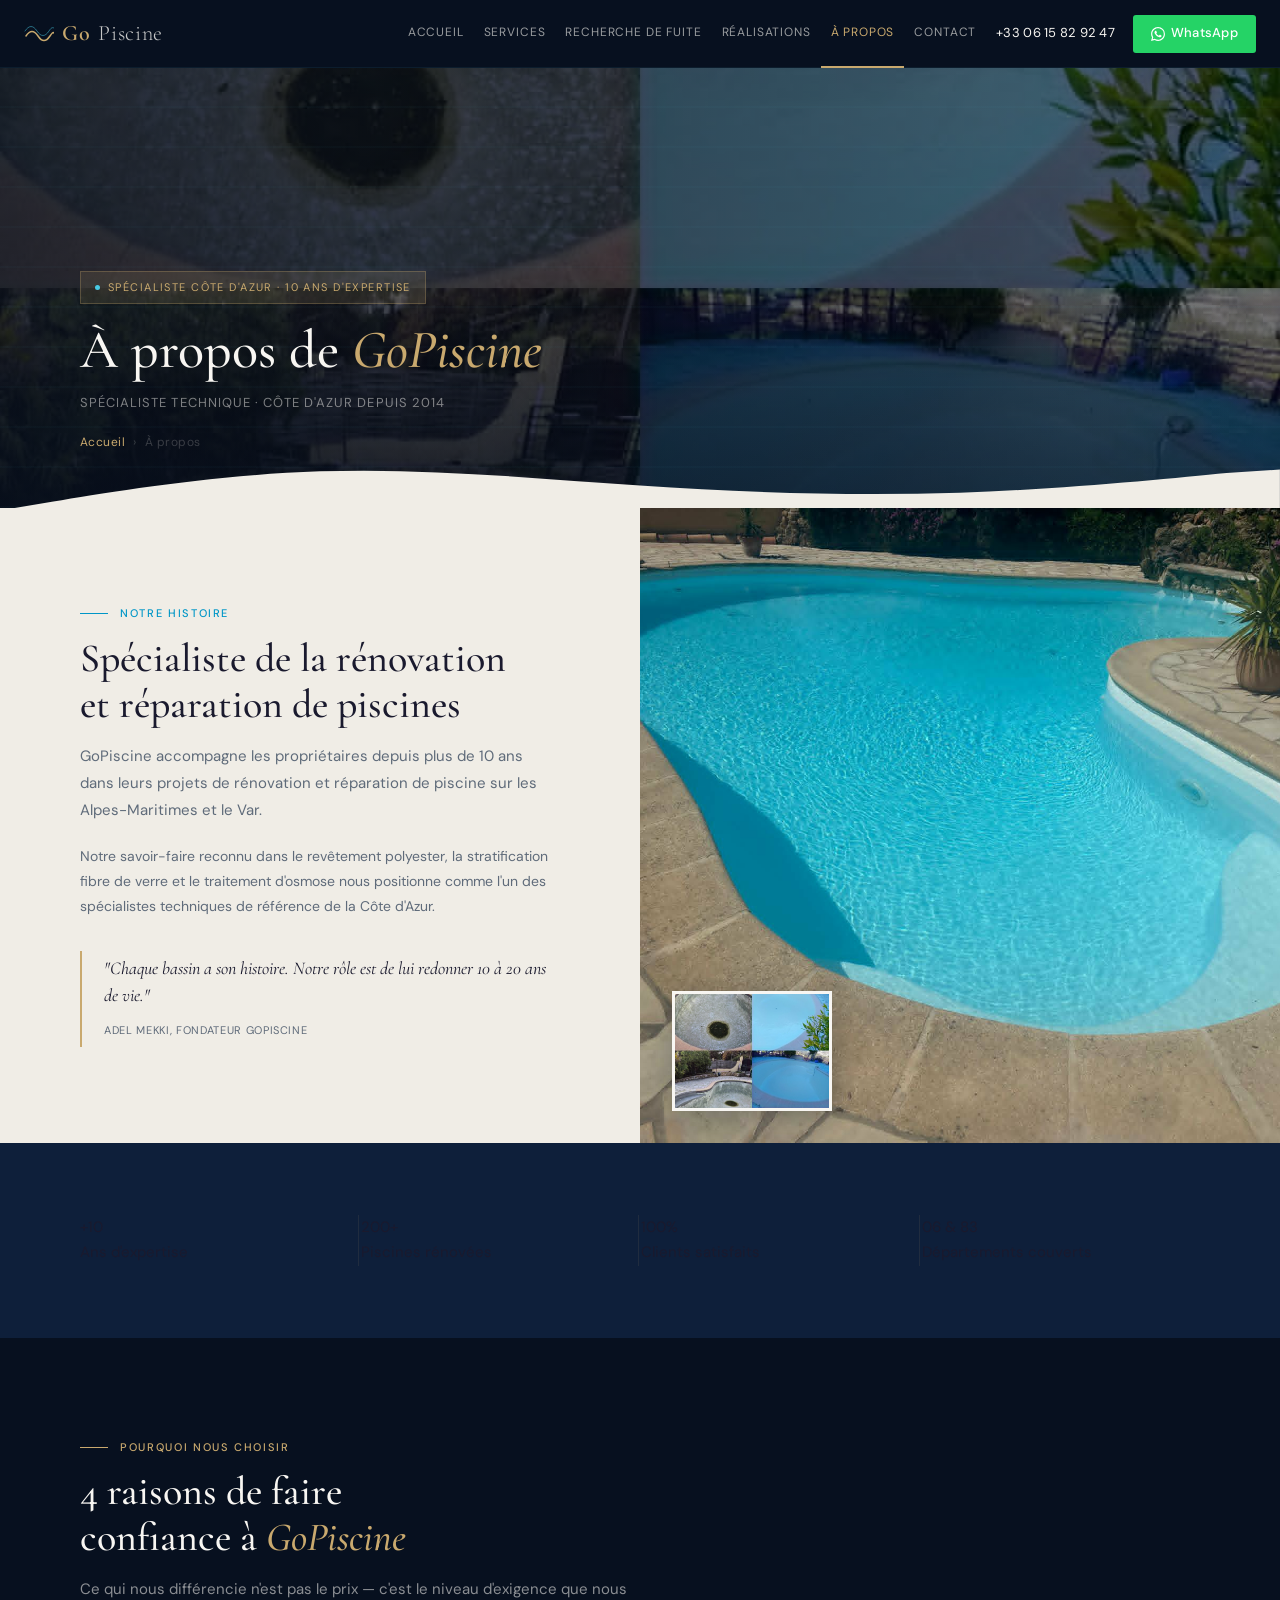
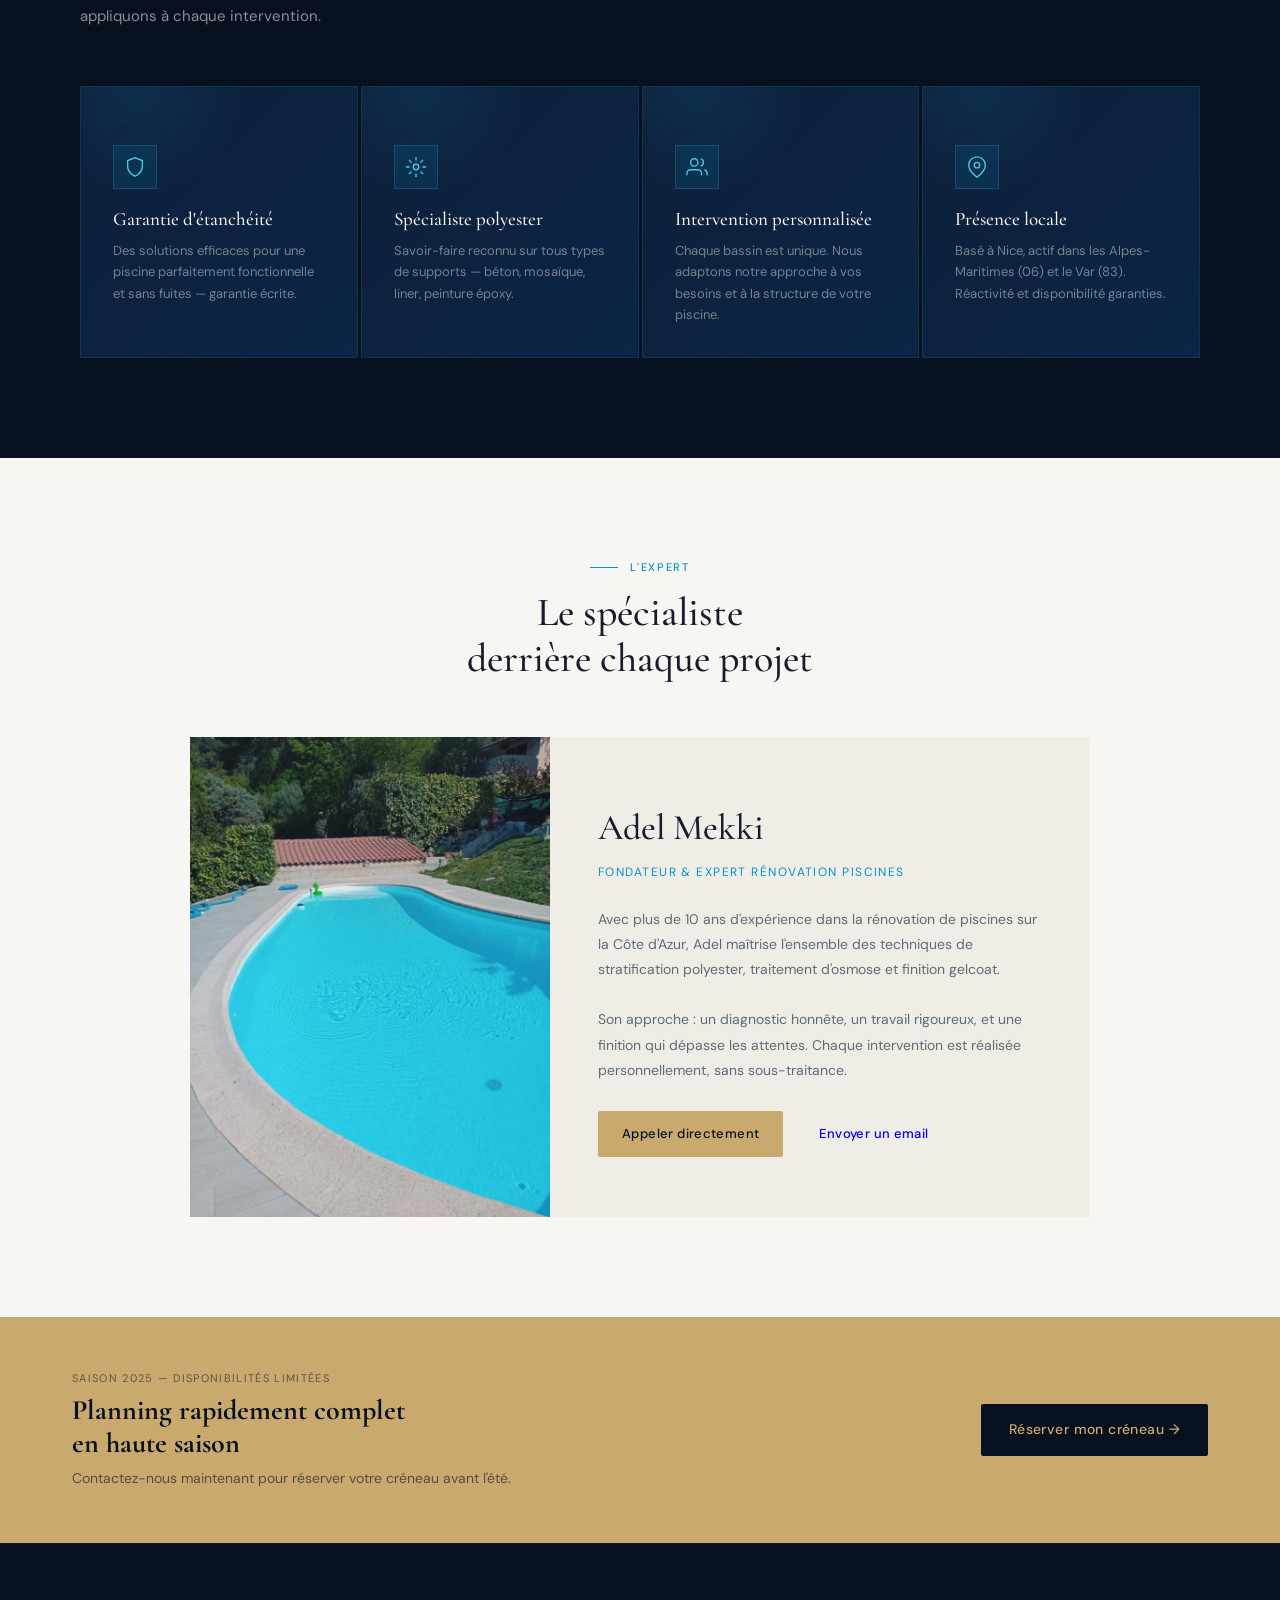
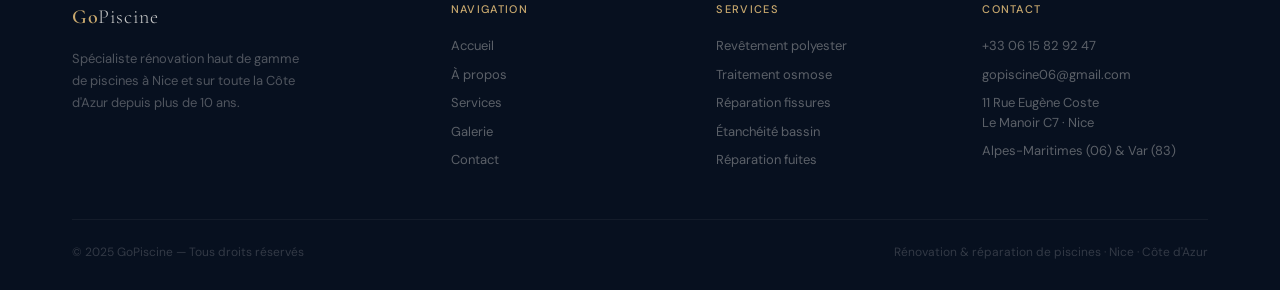
<file: about.html>
<!DOCTYPE html>
<html lang="fr">
<head>
<meta charset="UTF-8">
<meta name="viewport" content="width=device-width, initial-scale=1.0">
<meta name="description" content="GoPiscine SASU, expert rénovation piscine polyester depuis 2014 sur la Côte d'Azur. 200+ piscines rénovées, intervention directe sans sous-traitance. Nice, Cannes, Antibes, Var.">
<title>À Propos — GoPiscine SASU | Expert Rénovation Piscine Nice depuis 2014</title>
<meta name="keywords" content="expert piscine Nice, spécialiste piscine polyester Côte d'Azur, rénovateur piscine 06 83">
<meta name="robots" content="index, follow">
<meta name="author" content="GoPiscine SASU">
<meta name="geo.region" content="FR-06">
<meta name="geo.placename" content="Nice">
<meta name="geo.position" content="43.7102;7.2620">
<link rel="canonical" href="https://gopiscine.fr/about.html">

<!-- Open Graph (partage réseaux sociaux) -->
<meta property="og:type" content="website">
<meta property="og:title" content="À Propos — GoPiscine SASU | Expert Rénovation Piscine Nice depuis 2014">
<meta property="og:description" content="GoPiscine SASU, expert rénovation piscine polyester depuis 2014 sur la Côte d'Azur. 200+ piscines rénovées, intervention directe sans sous-traitance. Nice, Cannes, Antibes, Var.">
<meta property="og:url" content="https://gopiscine.fr/about.html">
<meta property="og:image" content="https://gopiscine.fr/img/p2.jpeg">
<meta property="og:locale" content="fr_FR">
<meta property="og:site_name" content="GoPiscine">

<!-- Twitter Card -->
<meta name="twitter:card" content="summary_large_image">
<meta name="twitter:title" content="À Propos — GoPiscine SASU | Expert Rénovation Piscine Nice depuis 2014">
<meta name="twitter:description" content="GoPiscine SASU, expert rénovation piscine polyester depuis 2014 sur la Côte d'Azur. 200+ piscines rénovées, intervention directe sans sous-traitance. Nice, Cannes, Antibes, Var.">
<meta name="twitter:image" content="https://gopiscine.fr/img/p2.jpeg">
<link href="https://fonts.googleapis.com/css2?family=Cormorant+Garamond:ital,wght@0,400;0,500;0,600;1,400;1,500&family=DM+Sans:wght@300;400;500&display=swap" rel="stylesheet">
<link rel="stylesheet" href="style.css">
<style>
.about-story {
  display: grid;
  grid-template-columns: 1fr 1fr;
  gap: 0;
  background: var(--off);
}
.about-story-text {
  padding: 96px 80px;
  display: flex;
  flex-direction: column;
  justify-content: center;
}
.about-story-imgs {
  position: relative;
  background: var(--navy-mid);
  overflow: hidden;
  min-height: 520px;
}
.about-story-imgs .img-main {
  width: 100%; height: 100%;
  object-fit: cover;
  display: block;
}
.about-story-imgs .img-thumb {
  position: absolute;
  bottom: 32px; left: 32px;
  width: 160px; height: 120px;
  object-fit: cover;
  border: 3px solid var(--white);
  box-shadow: 0 8px 32px rgba(7,16,31,0.3);
}

.values-wrap {
  background: var(--navy);
  padding: 100px 80px;
}
.values-grid {
  display: grid;
  grid-template-columns: repeat(4, 1fr);
  gap: 3px;
  margin-top: 56px;
}

.team-wrap { padding: 100px 80px; background: var(--white); }
.team-card {
  display: grid;
  grid-template-columns: 360px 1fr;
  gap: 0;
  background: var(--off);
  max-width: 900px;
  margin: 56px auto 0;
  overflow: hidden;
}
.team-card-img { position: relative; overflow: hidden; min-height: 420px; }
.team-card-img img { width: 100%; height: 100%; object-fit: cover; display: block; }
.team-card-body {
  padding: 56px 48px;
  display: flex;
  flex-direction: column;
  justify-content: center;
}
.team-name {
  font-family: 'Cormorant Garamond', serif;
  font-size: 36px;
  font-weight: 500;
  color: var(--text);
  margin-bottom: 4px;
}
.team-role {
  font-size: 12px;
  letter-spacing: 0.12em;
  text-transform: uppercase;
  color: var(--azure-mid);
  margin-bottom: 24px;
}
.team-bio { color: var(--muted); font-size: 14px; line-height: 1.8; }

.stats-band {
  background: var(--navy-mid);
  padding: 72px 80px;
  display: grid;
  grid-template-columns: repeat(4, 1fr);
  gap: 2px;
}
.stats-band .stat-box {
  border-right: 1px solid rgba(201,169,110,0.1);
}
.stats-band .stat-box:last-child { border-right: none; }

@media (max-width: 960px) {
  .about-story { grid-template-columns: 1fr; }
  .about-story-text { padding: 60px 24px; }
  .about-story-imgs { min-height: 300px; }
  .values-wrap, .team-wrap { padding: 60px 24px; }
  .values-grid { grid-template-columns: 1fr 1fr; }
  .team-card { grid-template-columns: 1fr; }
  .team-card-img { min-height: 280px; }
  .stats-band { grid-template-columns: 1fr 1fr; padding: 48px 24px; gap: 0; }
}

/* ── PAGE HERO COVER ── */
.page-hero-cover {
  position: relative;
  height: 440px;
  overflow: hidden;
}
.page-hero-cover > img {
  width: 100%; height: 100%;
  object-fit: cover;
  display: block;
  filter: brightness(0.48);
}
.page-hero-overlay {
  position: absolute; inset: 0;
  background:
    linear-gradient(to right, rgba(7,16,31,0.65) 0%, rgba(7,16,31,0.2) 70%, transparent 100%),
    linear-gradient(to top, rgba(7,16,31,0.5) 0%, transparent 50%);
}
.page-hero-shimmer {
  position: absolute; inset: 0;
  background: repeating-linear-gradient(180deg, transparent 0px, transparent 38px, rgba(72,202,228,0.025) 38px, rgba(72,202,228,0.025) 40px);
  pointer-events: none;
}
.page-hero-content {
  position: absolute; inset: 0;
  display: flex;
  flex-direction: column;
  justify-content: flex-end;
  padding: 56px 80px;
  z-index: 2;
}
.page-hero-badge {
  display: inline-flex;
  align-items: center;
  gap: 8px;
  background: rgba(201,169,110,0.13);
  border: 1px solid rgba(201,169,110,0.28);
  color: var(--gold);
  font-size: 11px;
  letter-spacing: 0.13em;
  text-transform: uppercase;
  padding: 6px 14px;
  margin-bottom: 16px;
  width: fit-content;
}
.page-hero-badge::before {
  content: '';
  width: 5px; height: 5px;
  background: var(--azure-light);
  border-radius: 50%;
}
.page-hero-content h1 {
  font-family: 'Cormorant Garamond', serif;
  font-size: 54px;
  font-weight: 500;
  color: var(--white);
  line-height: 1.1;
  margin-bottom: 12px;
}
.page-hero-content h1 em { color: var(--gold); font-style: italic; }
.page-hero-sub {
  font-size: 13px;
  letter-spacing: 0.08em;
  text-transform: uppercase;
  color: rgba(248,246,242,0.48);
  margin-bottom: 18px;
}
.page-hero-wave {
  position: absolute;
  bottom: -2px; left: 0; right: 0;
  z-index: 3;
}
@media (max-width: 960px) {
  .page-hero-cover { height: 320px; }
  .page-hero-content { padding: 36px 24px; }
  .page-hero-content h1 { font-size: 34px; }
}

</style>
<script type="application/ld+json">
{
  "@context": "https://schema.org",
  "@type": "LocalBusiness",
  "name": "GoPiscine",
  "description": "Spécialiste rénovation piscine polyester à Nice et Côte d'Azur. Étanchéité, fibre de verre, gelcoat, réparation fissures.",
  "url": "https://gopiscine.fr",
  "telephone": "+33615829247",
  "email": "gopiscine06@gmail.com",
  "address": {
    "@type": "PostalAddress",
    "streetAddress": "11 Rue Eugène Coste, Le Manoir C7",
    "addressLocality": "Nice",
    "addressRegion": "Alpes-Maritimes",
    "postalCode": "06000",
    "addressCountry": "FR"
  },
  "geo": {
    "@type": "GeoCoordinates",
    "latitude": 43.7102,
    "longitude": 7.2620
  },
  "areaServed": ["Nice", "Cannes", "Antibes", "Monaco", "Grasse", "Menton", "Var", "Alpes-Maritimes"],
  "priceRange": "€€€",
  "openingHours": "Mo-Fr 08:00-16:30",
  "image": "https://gopiscine.fr/img/p2.jpeg",
  "sameAs": ["https://wa.me/33615829247"],
  "hasOfferCatalog": {
    "@type": "OfferCatalog",
    "name": "Services rénovation piscine",
    "itemListElement": [
      {"@type": "Offer", "itemOffered": {"@type": "Service", "name": "Rénovation piscine polyester"}},
      {"@type": "Offer", "itemOffered": {"@type": "Service", "name": "Traitement osmose piscine"}},
      {"@type": "Offer", "itemOffered": {"@type": "Service", "name": "Réparation fissures piscine"}},
      {"@type": "Offer", "itemOffered": {"@type": "Service", "name": "Étanchéité bassin piscine"}},
      {"@type": "Offer", "itemOffered": {"@type": "Service", "name": "Réparation fuites piscine"}}
    ]
  }
}
</script>
<!-- Google Analytics -->
<script async src="https://www.googletagmanager.com/gtag/js?id=G-RJSMCVL0XR"></script>
<script>
  window.dataLayer = window.dataLayer || [];
  function gtag(){dataLayer.push(arguments);}
  gtag("js", new Date());
  gtag("config", "G-RJSMCVL0XR");
</script>
<!-- Google Ads Conversion Tag -->
<script async src="https://www.googletagmanager.com/gtag/js?id=AW-17586328688"></script>
<script>
  window.dataLayer = window.dataLayer || [];
  function gtag(){dataLayer.push(arguments);}
  gtag('js', new Date());
  gtag('config', 'AW-17586328688');
</script>
</head>
<body>

<nav>
  <a href="index.html" class="logo">
    <svg viewBox="0 0 30 17" fill="none"><path d="M2 11 C6 5,10 5,14 11 C18 17,22 17,26 11 C28 8,29 7,30 8" stroke="#c9a96e" stroke-width="1.5" stroke-linecap="round"/><path d="M1 6 C5 0,9 0,13 6 C17 12,21 12,25 6 C27 3,28 2,30 3" stroke="#48cae4" stroke-width="1" stroke-linecap="round" opacity="0.5"/></svg>
    Go<span>Piscine</span>
  </a>
  <div class="nav-links">
    <a href="index.html">Accueil</a>
    <a href="services.html">Services</a>
    <a href="fuite.html">Recherche de Fuite</a>
    <a href="gallery.html">Réalisations</a>
    <a href="about.html" class="active">À propos</a>
    <a href="contact.html">Contact</a>
    <a href="tel:+33615829247" class="nav-phone">+33 06 15 82 92 47</a>
    <a href="https://wa.me/33615829247" target="_blank" class="nav-wa"><svg width="14" height="14" viewBox="0 0 24 24" fill="white"><path d="M17.472 14.382c-.297-.149-1.758-.867-2.03-.967-.273-.099-.471-.148-.67.15-.197.297-.767.966-.94 1.164-.173.199-.347.223-.644.075-.297-.15-1.255-.463-2.39-1.475-.883-.788-1.48-1.761-1.653-2.059-.173-.297-.018-.458.13-.606.134-.133.298-.347.446-.52.149-.174.198-.298.298-.497.099-.198.05-.371-.025-.52-.075-.149-.669-1.612-.916-2.207-.242-.579-.487-.5-.669-.51-.173-.008-.371-.01-.57-.01-.198 0-.52.074-.792.372-.272.297-1.04 1.016-1.04 2.479 0 1.462 1.065 2.875 1.213 3.074.149.198 2.096 3.2 5.077 4.487.709.306 1.262.489 1.694.625.712.227 1.36.195 1.871.118.571-.085 1.758-.719 2.006-1.413.248-.694.248-1.289.173-1.413-.074-.124-.272-.198-.57-.347m-5.421 7.403h-.004a9.87 9.87 0 01-5.031-1.378l-.361-.214-3.741.982.998-3.648-.235-.374a9.86 9.86 0 01-1.51-5.26c.001-5.45 4.436-9.884 9.888-9.884 2.64 0 5.122 1.03 6.988 2.898a9.825 9.825 0 012.893 6.994c-.003 5.45-4.437 9.884-9.885 9.884m8.413-18.297A11.815 11.815 0 0012.05 0C5.495 0 .16 5.335.157 11.892c0 2.096.547 4.142 1.588 5.945L.057 24l6.305-1.654a11.882 11.882 0 005.683 1.448h.005c6.554 0 11.89-5.335 11.893-11.893a11.821 11.821 0 00-3.48-8.413z"/></svg>WhatsApp</a>
  </div>
  <button class="nav-toggle" id="navToggle" onclick="toggleNav()" aria-label="Menu"><span></span><span></span><span></span></button>
</nav>
<div class="nav-overlay" id="navOverlay"></div>
<div class="nav-mobile" id="navMobile">
  <a href="index.html">Accueil</a>
  <a href="services.html">Services</a>
  <a href="fuite.html">Recherche de Fuite</a>
  <a href="gallery.html">Réalisations</a>
  <a href="about.html">À propos</a>
  <a href="contact.html">Contact</a>
  <a href="tel:+33615829247">📞 +33 06 15 82 92 47</a>
  <a href="https://wa.me/33615829247" target="_blank" class="wa-mobile">💬 WhatsApp</a>
</div><div class="page-hero-cover">
  <img src="img/p7.jpeg" alt="GoPiscine">
  <div class="page-hero-overlay"></div>
  <div class="page-hero-shimmer"></div>
  <div class="page-hero-content">
    <div class="page-hero-badge">Spécialiste Côte d'Azur · 10 ans d'expertise</div>
    <h1>À propos de <em>GoPiscine</em></h1>
    <p class="page-hero-sub">Spécialiste technique · Côte d'Azur depuis 2014</p>
    <div class="breadcrumb">
      <a href="index.html">Accueil</a>
      <span>›</span>
      <span>À propos</span>
    </div>
  </div>
  <svg class="page-hero-wave" viewBox="0 0 1440 50" fill="none" xmlns="http://www.w3.org/2000/svg">
    <path d="M0 50L60 40C120 30 240 10 360 6C480 2 600 14 720 22C840 30 960 34 1080 30C1200 26 1320 14 1380 8L1440 4V50H0Z" fill="#f0ede6"/>
  </svg>
</div>
  </div>
</div>

<!-- STORY -->
<section class="about-story">
  <div class="about-story-text">
    <div class="section-tag">Notre histoire</div>
    <h2 class="display">Spécialiste de la rénovation<br>et réparation de piscines</h2>
    <p class="lead">GoPiscine accompagne les propriétaires depuis plus de 10 ans dans leurs projets de rénovation et réparation de piscine sur les Alpes-Maritimes et le Var.</p>
    <p style="color:var(--muted); font-size:14px; line-height:1.8; margin-top:20px; max-width:520px;">Notre savoir-faire reconnu dans le revêtement polyester, la stratification fibre de verre et le traitement d'osmose nous positionne comme l'un des spécialistes techniques de référence de la Côte d'Azur.</p>
    <div class="quote-block" style="margin-top:32px;">
      <blockquote style="color:var(--text);">"Chaque bassin a son histoire. Notre rôle est de lui redonner 10 à 20 ans de vie."</blockquote>
      <cite style="color:var(--muted);">Adel Mekki, fondateur GoPiscine</cite>
    </div>
  </div>
  <div class="about-story-imgs">
    <img class="img-main" src="img/p2.jpeg" alt="Réalisation GoPiscine">
    <img class="img-thumb" src="img/p7.jpeg" alt="Piscine rénovée">
  </div>
</section>

<!-- STATS -->
<div class="stats-band">
  <div class="stat-box"><div class="stat-box-num">+10</div><div class="stat-box-label">Ans d'expertise</div></div>
  <div class="stat-box"><div class="stat-box-num">200+</div><div class="stat-box-label">Piscines rénovées</div></div>
  <div class="stat-box"><div class="stat-box-num">100%</div><div class="stat-box-label">Clients satisfaits</div></div>
  <div class="stat-box"><div class="stat-box-num">06 &amp; 83</div><div class="stat-box-label">Départements couverts</div></div>
</div>

<!-- VALEURS -->
<section class="values-wrap">
  <div class="section-header">
    <div>
      <div class="section-tag gold">Pourquoi nous choisir</div>
      <h2 class="display white">4 raisons de faire<br>confiance à <em>GoPiscine</em></h2>
    </div>
    <p class="lead white">Ce qui nous différencie n'est pas le prix — c'est le niveau d'exigence que nous appliquons à chaque intervention.</p>
  </div>
  <div class="values-grid">
    <div class="pool-tile">
      <div class="pool-tile-num">01</div>
      <div class="pool-tile-icon">
        <svg viewBox="0 0 24 24"><path d="M12 22s8-4 8-10V5l-8-3-8 3v7c0 6 8 10 8 10z"/></svg>
      </div>
      <h3>Garantie d'étanchéité</h3>
      <p>Des solutions efficaces pour une piscine parfaitement fonctionnelle et sans fuites — garantie écrite.</p>
    </div>
    <div class="pool-tile">
      <div class="pool-tile-num">02</div>
      <div class="pool-tile-icon">
        <svg viewBox="0 0 24 24"><circle cx="12" cy="12" r="3"/><path d="M12 1v4M12 19v4M4.22 4.22l2.83 2.83M16.95 16.95l2.83 2.83M1 12h4M19 12h4M4.22 19.78l2.83-2.83M16.95 7.05l2.83-2.83"/></svg>
      </div>
      <h3>Spécialiste polyester</h3>
      <p>Savoir-faire reconnu sur tous types de supports — béton, mosaïque, liner, peinture époxy.</p>
    </div>
    <div class="pool-tile">
      <div class="pool-tile-num">03</div>
      <div class="pool-tile-icon">
        <svg viewBox="0 0 24 24"><path d="M17 21v-2a4 4 0 0 0-4-4H5a4 4 0 0 0-4 4v2"/><circle cx="9" cy="7" r="4"/><path d="M23 21v-2a4 4 0 0 0-3-3.87M16 3.13a4 4 0 0 1 0 7.75"/></svg>
      </div>
      <h3>Intervention personnalisée</h3>
      <p>Chaque bassin est unique. Nous adaptons notre approche à vos besoins et à la structure de votre piscine.</p>
    </div>
    <div class="pool-tile">
      <div class="pool-tile-num">04</div>
      <div class="pool-tile-icon">
        <svg viewBox="0 0 24 24"><path d="M21 10c0 7-9 13-9 13s-9-6-9-13a9 9 0 0 1 18 0z"/><circle cx="12" cy="10" r="3"/></svg>
      </div>
      <h3>Présence locale</h3>
      <p>Basé à Nice, actif dans les Alpes-Maritimes (06) et le Var (83). Réactivité et disponibilité garanties.</p>
    </div>
  </div>
</section>

<!-- TEAM -->
<section class="team-wrap">
  <div style="text-align:center">
    <div class="section-tag" style="justify-content:center">L'expert</div>
    <h2 class="display">Le spécialiste<br>derrière chaque projet</h2>
  </div>
  <div class="team-card">
    <div class="team-card-img">
      <img src="img/p1.jpeg" alt="Adel Mekki — GoPiscine">
    </div>
    <div class="team-card-body">
      <div class="team-name">Adel Mekki</div>
      <div class="team-role">Fondateur &amp; Expert Rénovation Piscines</div>
      <p class="team-bio">Avec plus de 10 ans d'expérience dans la rénovation de piscines sur la Côte d'Azur, Adel maîtrise l'ensemble des techniques de stratification polyester, traitement d'osmose et finition gelcoat.<br><br>Son approche : un diagnostic honnête, un travail rigoureux, et une finition qui dépasse les attentes. Chaque intervention est réalisée personnellement, sans sous-traitance.</p>
      <div style="margin-top:28px; display:flex; gap:12px; flex-wrap:wrap;">
        <a href="tel:+33615829247" class="btn btn-gold" style="font-size:13px; padding:12px 24px;">Appeler directement</a>
        <a href="mailto:gopiscine06@gmail.com" class="btn btn-outline-gold" style="font-size:13px; padding:12px 24px;">Envoyer un email</a>
      </div>
    </div>
  </div>
</section>

<!-- URGENCE -->
<div class="urgence-band">
  <div>
    <div class="urgence-band-tag">Saison 2025 — disponibilités limitées</div>
    <h2>Planning rapidement complet<br>en haute saison</h2>
    <p>Contactez-nous maintenant pour réserver votre créneau avant l'été.</p>
  </div>
  <a href="tel:+33615829247" class="btn btn-navy">Réserver mon créneau →</a>
</div>

<footer>
  <div class="footer-grid">
    <div class="footer-brand">
      <a href="index.html" class="logo">Go<span>Piscine</span></a>
      <p>Spécialiste rénovation haut de gamme de piscines à Nice et sur toute la Côte d'Azur depuis plus de 10 ans.</p>
    </div>
    <div class="footer-col"><h4>Navigation</h4><a href="index.html">Accueil</a><a href="about.html">À propos</a><a href="services.html">Services</a><a href="gallery.html">Galerie</a><a href="contact.html">Contact</a></div>
    <div class="footer-col"><h4>Services</h4><a href="services.html">Revêtement polyester</a><a href="services.html">Traitement osmose</a><a href="services.html">Réparation fissures</a><a href="services.html">Étanchéité bassin</a><a href="services.html">Réparation fuites</a></div>
    <div class="footer-col"><h4>Contact</h4><a href="tel:+33615829247">+33 06 15 82 92 47</a><a href="mailto:gopiscine06@gmail.com">gopiscine06@gmail.com</a><p>11 Rue Eugène Coste<br>Le Manoir C7 · Nice</p><p>Alpes-Maritimes (06) &amp; Var (83)</p></div>
  </div>
  <div class="footer-bottom">
    <p>© 2025 GoPiscine — Tous droits réservés</p>
    <p>Rénovation &amp; réparation de piscines · Nice · Côte d'Azur</p>
  </div>
</footer>

<script>
function toggleNav(){
  var t=document.getElementById("navToggle"),m=document.getElementById("navMobile"),o=document.getElementById("navOverlay");
  var isOpen=m.classList.contains("open");
  if(isOpen){m.classList.remove("open");o.classList.remove("open");t.classList.remove("open");document.body.classList.remove("menu-open");}
  else{m.classList.add("open");o.classList.add("open");t.classList.add("open");document.body.classList.add("menu-open");}
}
function closeNav(){
  document.getElementById("navMobile").classList.remove("open");
  document.getElementById("navOverlay").classList.remove("open");
  document.getElementById("navToggle").classList.remove("open");
  document.body.classList.remove("menu-open");
}
document.addEventListener("DOMContentLoaded",function(){
  var o=document.getElementById("navOverlay");
  if(o)o.addEventListener("click",closeNav);
  window.addEventListener("scroll",function(){
    if(document.getElementById("navMobile").classList.contains("open"))closeNav();
  },{passive:true});
  document.querySelectorAll(".nav-mobile a").forEach(function(l){l.addEventListener("click",closeNav);});
});
</script>
</body>
</html>
</file>
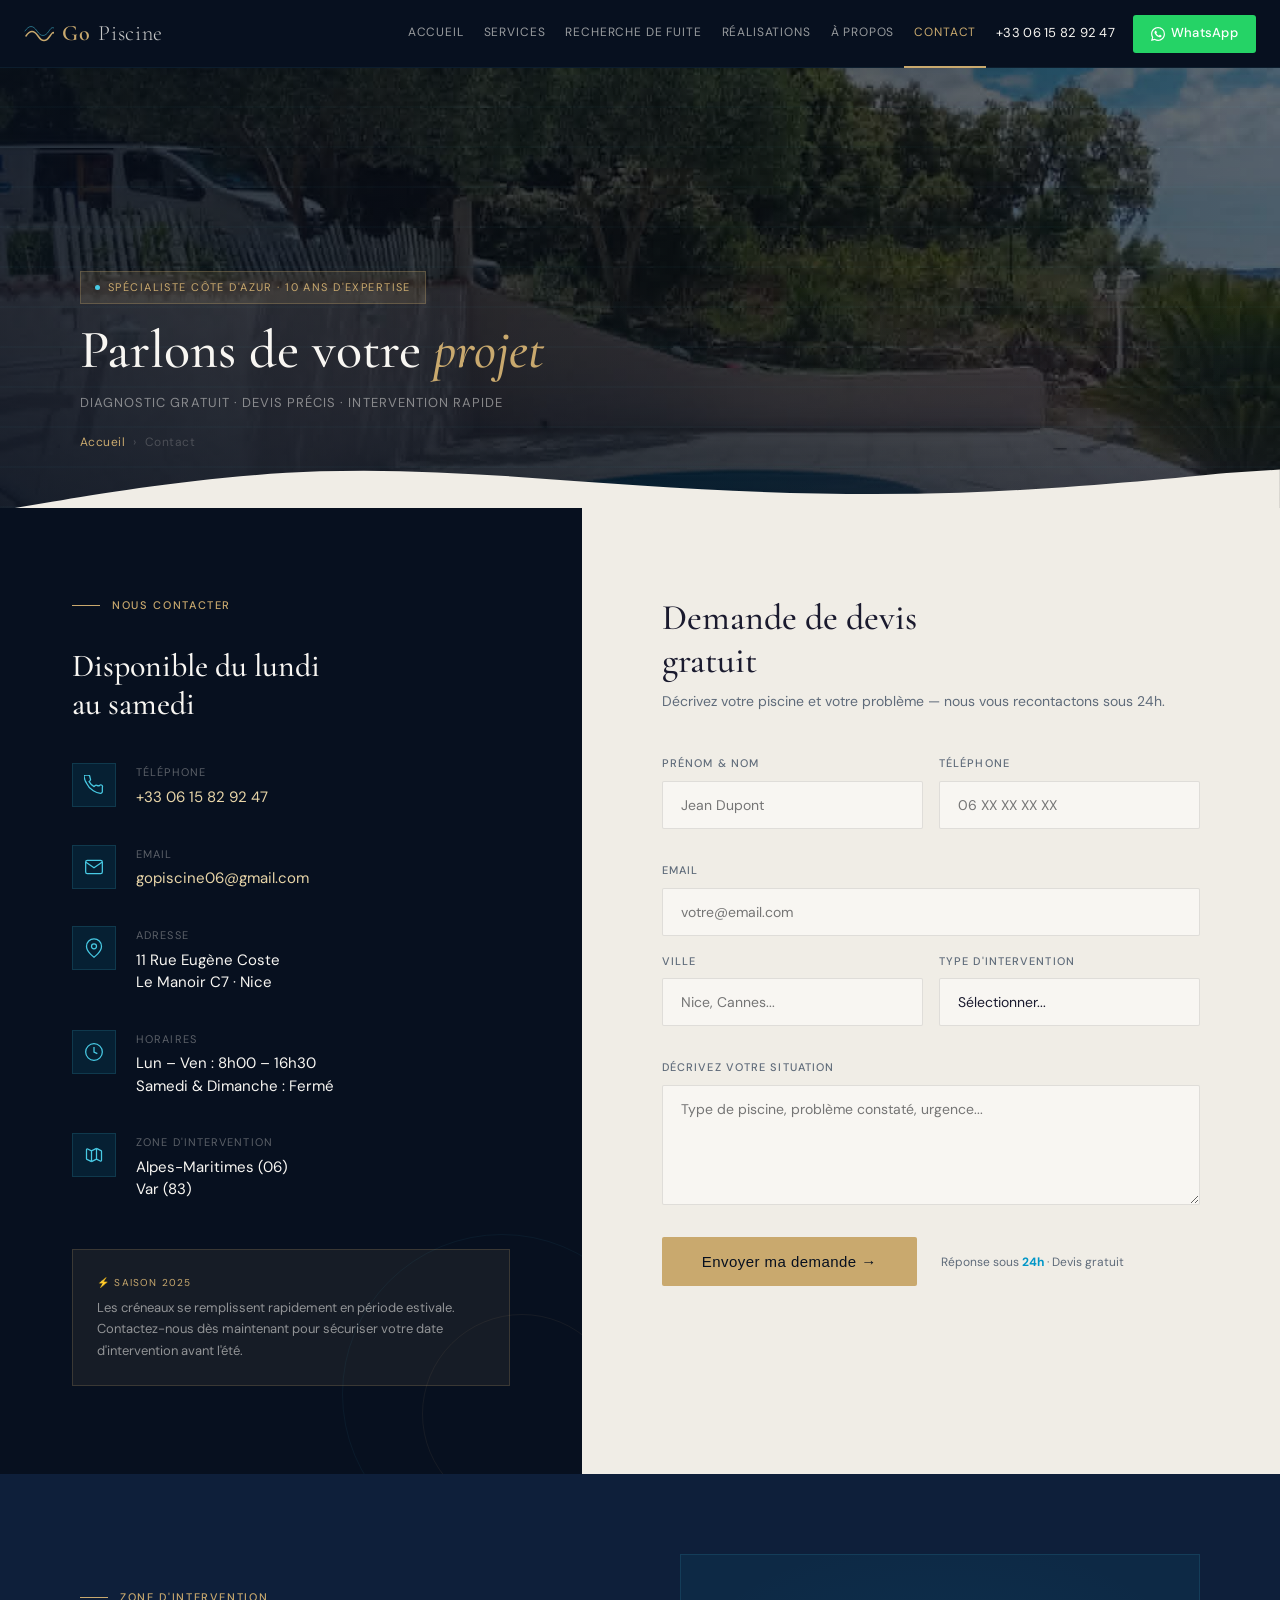
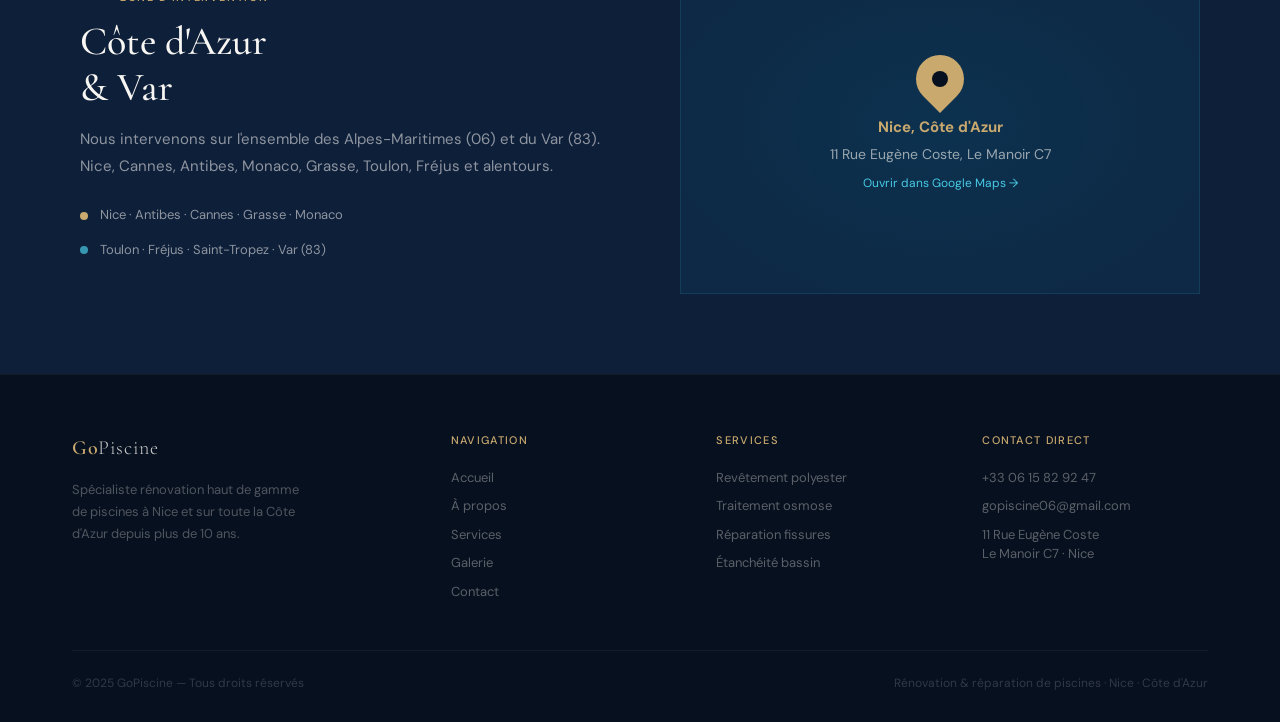
<file: contact.html>
<!DOCTYPE html>
<html lang="fr">
<head>
<meta charset="UTF-8">
<meta name="viewport" content="width=device-width, initial-scale=1.0">
<meta name="description" content="Contactez GoPiscine pour un diagnostic et devis gratuit. Rénovation piscine à Nice, Cannes, Antibes, Monaco, Grasse, Var. Réponse sous 24h. WhatsApp disponible.">
<title>Contact & Devis Gratuit — GoPiscine Rénovation Piscine Nice</title>
<meta name="keywords" content="devis rénovation piscine Nice, contact piscine Côte d'Azur, diagnostic piscine gratuit Nice">
<meta name="robots" content="index, follow">
<meta name="author" content="GoPiscine SASU">
<meta name="geo.region" content="FR-06">
<meta name="geo.placename" content="Nice">
<meta name="geo.position" content="43.7102;7.2620">
<link rel="canonical" href="https://gopiscine.fr/contact.html">

<!-- Open Graph (partage réseaux sociaux) -->
<meta property="og:type" content="website">
<meta property="og:title" content="Contact & Devis Gratuit — GoPiscine Rénovation Piscine Nice">
<meta property="og:description" content="Contactez GoPiscine pour un diagnostic et devis gratuit. Rénovation piscine à Nice, Cannes, Antibes, Monaco, Grasse, Var. Réponse sous 24h. WhatsApp disponible.">
<meta property="og:url" content="https://gopiscine.fr/contact.html">
<meta property="og:image" content="https://gopiscine.fr/img/p2.jpeg">
<meta property="og:locale" content="fr_FR">
<meta property="og:site_name" content="GoPiscine">

<!-- Twitter Card -->
<meta name="twitter:card" content="summary_large_image">
<meta name="twitter:title" content="Contact & Devis Gratuit — GoPiscine Rénovation Piscine Nice">
<meta name="twitter:description" content="Contactez GoPiscine pour un diagnostic et devis gratuit. Rénovation piscine à Nice, Cannes, Antibes, Monaco, Grasse, Var. Réponse sous 24h. WhatsApp disponible.">
<meta name="twitter:image" content="https://gopiscine.fr/img/p2.jpeg">
<link href="https://fonts.googleapis.com/css2?family=Cormorant+Garamond:ital,wght@0,400;0,500;0,600;1,400;1,500&family=DM+Sans:wght@300;400;500&display=swap" rel="stylesheet">
<link rel="stylesheet" href="style.css">
<style>
.contact-layout {
  display: grid;
  grid-template-columns: 1fr 1.2fr;
  min-height: 70vh;
}
.contact-info {
  background: var(--navy);
  padding: 88px 72px;
  position: relative;
  overflow: hidden;
}
.contact-info::before {
  content: '';
  position: absolute;
  bottom: -80px; right: -80px;
  width: 320px; height: 320px;
  border-radius: 50%;
  border: 1px solid rgba(72,202,228,0.06);
  pointer-events: none;
}
.contact-info::after {
  content: '';
  position: absolute;
  bottom: -40px; right: -40px;
  width: 200px; height: 200px;
  border-radius: 50%;
  border: 1px solid rgba(201,169,110,0.08);
  pointer-events: none;
}
.contact-detail {
  display: flex;
  align-items: flex-start;
  gap: 20px;
  margin-bottom: 36px;
}
.contact-icon {
  width: 44px; height: 44px;
  background: rgba(0,150,199,0.12);
  border: 1px solid rgba(72,202,228,0.15);
  display: flex; align-items: center; justify-content: center;
  flex-shrink: 0;
}
.contact-icon svg { width: 20px; height: 20px; stroke: var(--azure-light); fill: none; stroke-width: 1.5; }
.contact-detail-label { font-size: 11px; letter-spacing: 0.1em; text-transform: uppercase; color: rgba(248,246,242,0.35); margin-bottom: 4px; }
.contact-detail-value { color: var(--white); font-size: 15px; line-height: 1.5; }
.contact-detail-value a { color: var(--gold-light); text-decoration: none; }
.contact-detail-value a:hover { color: var(--gold); }

.contact-urgency {
  background: rgba(201,169,110,0.08);
  border: 1px solid rgba(201,169,110,0.2);
  padding: 24px;
  margin-top: 48px;
}
.contact-urgency-tag { font-size: 10px; letter-spacing: 0.12em; text-transform: uppercase; color: var(--gold); margin-bottom: 6px; }
.contact-urgency p { font-size: 13px; color: rgba(248,246,242,0.55); line-height: 1.65; }

.contact-form-wrap {
  background: var(--off);
  padding: 88px 80px;
}
.form-title {
  font-family: 'Cormorant Garamond', serif;
  font-size: 36px;
  font-weight: 500;
  color: var(--text);
  margin-bottom: 8px;
  line-height: 1.2;
}
.form-sub { color: var(--muted); font-size: 14px; margin-bottom: 40px; }

.form-row { display: grid; grid-template-columns: 1fr 1fr; gap: 16px; margin-bottom: 16px; }
.form-group { margin-bottom: 16px; }
.form-label { display: block; font-size: 11px; letter-spacing: 0.1em; text-transform: uppercase; color: var(--muted); margin-bottom: 8px; font-weight: 500; }
.form-control {
  width: 100%;
  background: var(--white);
  border: 1px solid rgba(0,0,0,0.1);
  padding: 14px 18px;
  font-family: 'DM Sans', sans-serif;
  font-size: 14px;
  color: var(--text);
  outline: none;
  transition: border-color 0.2s;
  border-radius: 2px;
  -webkit-appearance: none;
}
.form-control:focus { border-color: var(--azure-mid); }
textarea.form-control { resize: vertical; min-height: 120px; }
select.form-control { cursor: pointer; }

.form-submit {
  display: flex;
  align-items: center;
  gap: 24px;
  margin-top: 24px;
  flex-wrap: wrap;
}
.form-note { font-size: 12px; color: var(--muted); }
.form-note strong { color: var(--azure-mid); }

.map-section {
  background: var(--navy-mid);
  padding: 80px;
  display: grid;
  grid-template-columns: 1fr 1fr;
  gap: 80px;
  align-items: center;
}
.map-placeholder {
  background: rgba(0,150,199,0.08);
  border: 1px solid rgba(72,202,228,0.12);
  height: 340px;
  display: flex;
  align-items: center;
  justify-content: center;
  flex-direction: column;
  gap: 12px;
  position: relative;
  overflow: hidden;
}
.map-placeholder::before {
  content: '';
  position: absolute; inset: 0;
  background: radial-gradient(ellipse 80% 80% at 50% 50%, rgba(0,150,199,0.08) 0%, transparent 70%);
}
.map-pin {
  width: 48px; height: 48px;
  background: var(--gold);
  border-radius: 50% 50% 50% 0;
  transform: rotate(-45deg);
  display: flex; align-items: center; justify-content: center;
  position: relative; z-index: 2;
}
.map-pin::after {
  content: '';
  position: absolute;
  width: 16px; height: 16px;
  background: var(--navy);
  border-radius: 50%;
  transform: rotate(45deg);
}
.map-address {
  font-size: 14px;
  color: rgba(248,246,242,0.6);
  text-align: center;
  position: relative; z-index: 2;
  line-height: 1.6;
}

@media (max-width: 960px) {
  .contact-layout { grid-template-columns: 1fr; }
  .contact-info { padding: 60px 24px; }
  .contact-form-wrap { padding: 60px 24px; }
  .form-row { grid-template-columns: 1fr; }
  .map-section { grid-template-columns: 1fr; padding: 60px 24px; }
}

/* ── PAGE HERO COVER ── */
.page-hero-cover {
  position: relative;
  height: 440px;
  overflow: hidden;
}
.page-hero-cover > img {
  width: 100%; height: 100%;
  object-fit: cover;
  display: block;
  filter: brightness(0.48);
}
.page-hero-overlay {
  position: absolute; inset: 0;
  background:
    linear-gradient(to right, rgba(7,16,31,0.65) 0%, rgba(7,16,31,0.2) 70%, transparent 100%),
    linear-gradient(to top, rgba(7,16,31,0.5) 0%, transparent 50%);
}
.page-hero-shimmer {
  position: absolute; inset: 0;
  background: repeating-linear-gradient(180deg, transparent 0px, transparent 38px, rgba(72,202,228,0.025) 38px, rgba(72,202,228,0.025) 40px);
  pointer-events: none;
}
.page-hero-content {
  position: absolute; inset: 0;
  display: flex;
  flex-direction: column;
  justify-content: flex-end;
  padding: 56px 80px;
  z-index: 2;
}
.page-hero-badge {
  display: inline-flex;
  align-items: center;
  gap: 8px;
  background: rgba(201,169,110,0.13);
  border: 1px solid rgba(201,169,110,0.28);
  color: var(--gold);
  font-size: 11px;
  letter-spacing: 0.13em;
  text-transform: uppercase;
  padding: 6px 14px;
  margin-bottom: 16px;
  width: fit-content;
}
.page-hero-badge::before {
  content: '';
  width: 5px; height: 5px;
  background: var(--azure-light);
  border-radius: 50%;
}
.page-hero-content h1 {
  font-family: 'Cormorant Garamond', serif;
  font-size: 54px;
  font-weight: 500;
  color: var(--white);
  line-height: 1.1;
  margin-bottom: 12px;
}
.page-hero-content h1 em { color: var(--gold); font-style: italic; }
.page-hero-sub {
  font-size: 13px;
  letter-spacing: 0.08em;
  text-transform: uppercase;
  color: rgba(248,246,242,0.48);
  margin-bottom: 18px;
}
.page-hero-wave {
  position: absolute;
  bottom: -2px; left: 0; right: 0;
  z-index: 3;
}
@media (max-width: 960px) {
  .page-hero-cover { height: 320px; }
  .page-hero-content { padding: 36px 24px; }
  .page-hero-content h1 { font-size: 34px; }
}

</style>
<script type="application/ld+json">
{
  "@context": "https://schema.org",
  "@type": "LocalBusiness",
  "name": "GoPiscine",
  "description": "Spécialiste rénovation piscine polyester à Nice et Côte d'Azur. Étanchéité, fibre de verre, gelcoat, réparation fissures.",
  "url": "https://gopiscine.fr",
  "telephone": "+33615829247",
  "email": "gopiscine06@gmail.com",
  "address": {
    "@type": "PostalAddress",
    "streetAddress": "11 Rue Eugène Coste, Le Manoir C7",
    "addressLocality": "Nice",
    "addressRegion": "Alpes-Maritimes",
    "postalCode": "06000",
    "addressCountry": "FR"
  },
  "geo": {
    "@type": "GeoCoordinates",
    "latitude": 43.7102,
    "longitude": 7.2620
  },
  "areaServed": ["Nice", "Cannes", "Antibes", "Monaco", "Grasse", "Menton", "Var", "Alpes-Maritimes"],
  "priceRange": "€€€",
  "openingHours": "Mo-Fr 08:00-16:30",
  "image": "https://gopiscine.fr/img/p2.jpeg",
  "sameAs": ["https://wa.me/33615829247"],
  "hasOfferCatalog": {
    "@type": "OfferCatalog",
    "name": "Services rénovation piscine",
    "itemListElement": [
      {"@type": "Offer", "itemOffered": {"@type": "Service", "name": "Rénovation piscine polyester"}},
      {"@type": "Offer", "itemOffered": {"@type": "Service", "name": "Traitement osmose piscine"}},
      {"@type": "Offer", "itemOffered": {"@type": "Service", "name": "Réparation fissures piscine"}},
      {"@type": "Offer", "itemOffered": {"@type": "Service", "name": "Étanchéité bassin piscine"}},
      {"@type": "Offer", "itemOffered": {"@type": "Service", "name": "Réparation fuites piscine"}}
    ]
  }
}
</script>
<!-- Google Analytics -->
<script async src="https://www.googletagmanager.com/gtag/js?id=G-RJSMCVL0XR"></script>
<script>
  window.dataLayer = window.dataLayer || [];
  function gtag(){dataLayer.push(arguments);}
  gtag("js", new Date());
  gtag("config", "G-RJSMCVL0XR");
</script>
<!-- Google Ads Conversion Tag -->
<script async src="https://www.googletagmanager.com/gtag/js?id=AW-17586328688"></script>
<script>
  window.dataLayer = window.dataLayer || [];
  function gtag(){dataLayer.push(arguments);}
  gtag('js', new Date());
  gtag('config', 'AW-17586328688');
</script>
</head>
<body>

<nav>
  <a href="index.html" class="logo">
    <svg viewBox="0 0 30 17" fill="none"><path d="M2 11 C6 5,10 5,14 11 C18 17,22 17,26 11 C28 8,29 7,30 8" stroke="#c9a96e" stroke-width="1.5" stroke-linecap="round"/><path d="M1 6 C5 0,9 0,13 6 C17 12,21 12,25 6 C27 3,28 2,30 3" stroke="#48cae4" stroke-width="1" stroke-linecap="round" opacity="0.5"/></svg>
    Go<span>Piscine</span>
  </a>
  <div class="nav-links">
    <a href="index.html">Accueil</a>
    <a href="services.html">Services</a>
    <a href="fuite.html">Recherche de Fuite</a>
    <a href="gallery.html">Réalisations</a>
    <a href="about.html">À propos</a>
    <a href="contact.html" class="active">Contact</a>
    <a href="tel:+33615829247" class="nav-phone">+33 06 15 82 92 47</a>
    <a href="https://wa.me/33615829247" target="_blank" class="nav-wa"><svg width="14" height="14" viewBox="0 0 24 24" fill="white"><path d="M17.472 14.382c-.297-.149-1.758-.867-2.03-.967-.273-.099-.471-.148-.67.15-.197.297-.767.966-.94 1.164-.173.199-.347.223-.644.075-.297-.15-1.255-.463-2.39-1.475-.883-.788-1.48-1.761-1.653-2.059-.173-.297-.018-.458.13-.606.134-.133.298-.347.446-.52.149-.174.198-.298.298-.497.099-.198.05-.371-.025-.52-.075-.149-.669-1.612-.916-2.207-.242-.579-.487-.5-.669-.51-.173-.008-.371-.01-.57-.01-.198 0-.52.074-.792.372-.272.297-1.04 1.016-1.04 2.479 0 1.462 1.065 2.875 1.213 3.074.149.198 2.096 3.2 5.077 4.487.709.306 1.262.489 1.694.625.712.227 1.36.195 1.871.118.571-.085 1.758-.719 2.006-1.413.248-.694.248-1.289.173-1.413-.074-.124-.272-.198-.57-.347m-5.421 7.403h-.004a9.87 9.87 0 01-5.031-1.378l-.361-.214-3.741.982.998-3.648-.235-.374a9.86 9.86 0 01-1.51-5.26c.001-5.45 4.436-9.884 9.888-9.884 2.64 0 5.122 1.03 6.988 2.898a9.825 9.825 0 012.893 6.994c-.003 5.45-4.437 9.884-9.885 9.884m8.413-18.297A11.815 11.815 0 0012.05 0C5.495 0 .16 5.335.157 11.892c0 2.096.547 4.142 1.588 5.945L.057 24l6.305-1.654a11.882 11.882 0 005.683 1.448h.005c6.554 0 11.89-5.335 11.893-11.893a11.821 11.821 0 00-3.48-8.413z"/></svg>WhatsApp</a>
  </div>
  <button class="nav-toggle" id="navToggle" onclick="toggleNav()" aria-label="Menu"><span></span><span></span><span></span></button>
</nav>
<div class="nav-overlay" id="navOverlay"></div>
<div class="nav-mobile" id="navMobile">
  <a href="index.html">Accueil</a>
  <a href="services.html">Services</a>
  <a href="fuite.html">Recherche de Fuite</a>
  <a href="gallery.html">Réalisations</a>
  <a href="about.html">À propos</a>
  <a href="contact.html">Contact</a>
  <a href="tel:+33615829247">📞 +33 06 15 82 92 47</a>
  <a href="https://wa.me/33615829247" target="_blank" class="wa-mobile">💬 WhatsApp</a>
</div><div class="page-hero-cover">
  <img src="img/p6.jpeg" alt="GoPiscine">
  <div class="page-hero-overlay"></div>
  <div class="page-hero-shimmer"></div>
  <div class="page-hero-content">
    <div class="page-hero-badge">Spécialiste Côte d'Azur · 10 ans d'expertise</div>
    <h1>Parlons de votre <em>projet</em></h1>
    <p class="page-hero-sub">Diagnostic gratuit · Devis précis · Intervention rapide</p>
    <div class="breadcrumb">
      <a href="index.html">Accueil</a>
      <span>›</span>
      <span>Contact</span>
    </div>
  </div>
  <svg class="page-hero-wave" viewBox="0 0 1440 50" fill="none" xmlns="http://www.w3.org/2000/svg">
    <path d="M0 50L60 40C120 30 240 10 360 6C480 2 600 14 720 22C840 30 960 34 1080 30C1200 26 1320 14 1380 8L1440 4V50H0Z" fill="#f0ede6"/>
  </svg>
</div>
  </div>
</div>

<div class="contact-layout">
  <!-- INFO -->
  <div class="contact-info">
    <div class="section-tag gold" style="margin-bottom:32px;">Nous contacter</div>
    <h2 style="font-family:'Cormorant Garamond',serif; font-size:32px; color:var(--white); font-weight:500; line-height:1.2; margin-bottom:40px;">Disponible du lundi<br>au samedi</h2>

    <div class="contact-detail">
      <div class="contact-icon"><svg viewBox="0 0 24 24"><path d="M22 16.92v3a2 2 0 01-2.18 2 19.79 19.79 0 01-8.63-3.07A19.5 19.5 0 013.07 9.81a19.79 19.79 0 01-3.07-8.68A2 2 0 012 .18h3a2 2 0 012 1.72 12.84 12.84 0 00.7 2.81 2 2 0 01-.45 2.11L6.09 7.91a16 16 0 006 6l1.09-1.09a2 2 0 012.11-.45 12.84 12.84 0 002.81.7A2 2 0 0122 14.92z"/></svg></div>
      <div>
        <div class="contact-detail-label">Téléphone</div>
        <div class="contact-detail-value"><a href="tel:+33615829247">+33 06 15 82 92 47</a></div>
      </div>
    </div>

    <div class="contact-detail">
      <div class="contact-icon"><svg viewBox="0 0 24 24"><path d="M4 4h16c1.1 0 2 .9 2 2v12c0 1.1-.9 2-2 2H4c-1.1 0-2-.9-2-2V6c0-1.1.9-2 2-2z"/><polyline points="22,6 12,13 2,6"/></svg></div>
      <div>
        <div class="contact-detail-label">Email</div>
        <div class="contact-detail-value"><a href="mailto:gopiscine06@gmail.com">gopiscine06@gmail.com</a></div>
      </div>
    </div>

    <div class="contact-detail">
      <div class="contact-icon"><svg viewBox="0 0 24 24"><path d="M21 10c0 7-9 13-9 13s-9-6-9-13a9 9 0 0118 0z"/><circle cx="12" cy="10" r="3"/></svg></div>
      <div>
        <div class="contact-detail-label">Adresse</div>
        <div class="contact-detail-value">11 Rue Eugène Coste<br>Le Manoir C7 · Nice</div>
      </div>
    </div>

    <div class="contact-detail">
      <div class="contact-icon"><svg viewBox="0 0 24 24"><circle cx="12" cy="12" r="10"/><polyline points="12 6 12 12 16 14"/></svg></div>
      <div>
        <div class="contact-detail-label">Horaires</div>
        <div class="contact-detail-value">Lun – Ven : 8h00 – 16h30<br>Samedi &amp; Dimanche : Fermé</div>
      </div>
    </div>

    <div class="contact-detail">
      <div class="contact-icon"><svg viewBox="0 0 24 24"><path d="M9 20l-5.447-2.724A1 1 0 013 16.382V5.618a1 1 0 011.447-.894L9 7m0 13l6-3m-6 3V7m6 10l4.553 2.276A1 1 0 0021 18.382V7.618a1 1 0 00-.553-.894L15 4m0 13V4m0 0L9 7"/></svg></div>
      <div>
        <div class="contact-detail-label">Zone d'intervention</div>
        <div class="contact-detail-value">Alpes-Maritimes (06)<br>Var (83)</div>
      </div>
    </div>

    <div class="contact-urgency">
      <div class="contact-urgency-tag">⚡ Saison 2025</div>
      <p>Les créneaux se remplissent rapidement en période estivale. Contactez-nous dès maintenant pour sécuriser votre date d'intervention avant l'été.</p>
    </div>
  </div>

  <!-- FORM -->
  <div class="contact-form-wrap">
    <div class="form-title">Demande de devis<br>gratuit</div>
    <p class="form-sub">Décrivez votre piscine et votre problème — nous vous recontactons sous 24h.</p>

    <form action="mailto:gopiscine06@gmail.com" method="post" enctype="text/plain">
      <div class="form-row">
        <div class="form-group">
          <label class="form-label">Prénom &amp; Nom</label>
          <input type="text" class="form-control" placeholder="Jean Dupont" name="nom" required>
        </div>
        <div class="form-group">
          <label class="form-label">Téléphone</label>
          <input type="tel" class="form-control" placeholder="06 XX XX XX XX" name="telephone" required>
        </div>
      </div>
      <div class="form-group">
        <label class="form-label">Email</label>
        <input type="email" class="form-control" placeholder="votre@email.com" name="email">
      </div>
      <div class="form-row">
        <div class="form-group">
          <label class="form-label">Ville</label>
          <input type="text" class="form-control" placeholder="Nice, Cannes..." name="ville">
        </div>
        <div class="form-group">
          <label class="form-label">Type d'intervention</label>
          <select class="form-control" name="service">
            <option value="">Sélectionner...</option>
            <option>Rénovation complète polyester</option>
            <option>Traitement osmose</option>
            <option>Réparation fissures</option>
            <option>Réparation de fuite</option>
            <option>Étanchéité complète</option>
            <option>Modification / personnalisation</option>
            <option>Je ne sais pas encore</option>
          </select>
        </div>
      </div>
      <div class="form-group">
        <label class="form-label">Décrivez votre situation</label>
        <textarea class="form-control" placeholder="Type de piscine, problème constaté, urgence..." name="message" rows="5"></textarea>
      </div>
      <div class="form-submit">
        <button type="submit" class="btn btn-gold" style="font-size:15px; padding:16px 40px;">Envoyer ma demande →</button>
        <p class="form-note">Réponse sous <strong>24h</strong> · Devis gratuit</p>
      </div>
    </form>
  </div>
</div>

<!-- MAP -->
<section class="map-section">
  <div>
    <div class="section-tag gold">Zone d'intervention</div>
    <h2 class="display white">Côte d'Azur<br>&amp; Var</h2>
    <p class="lead white" style="margin-bottom:24px;">Nous intervenons sur l'ensemble des Alpes-Maritimes (06) et du Var (83). Nice, Cannes, Antibes, Monaco, Grasse, Toulon, Fréjus et alentours.</p>
    <div style="display:flex; flex-direction:column; gap:12px; margin-top:8px;">
      <div style="display:flex; align-items:center; gap:12px;">
        <div style="width:8px;height:8px;background:var(--gold);border-radius:50%;flex-shrink:0;"></div>
        <span style="font-size:13px; color:rgba(248,246,242,0.55);">Nice · Antibes · Cannes · Grasse · Monaco</span>
      </div>
      <div style="display:flex; align-items:center; gap:12px;">
        <div style="width:8px;height:8px;background:var(--azure-light);border-radius:50%;flex-shrink:0;opacity:0.7;"></div>
        <span style="font-size:13px; color:rgba(248,246,242,0.55);">Toulon · Fréjus · Saint-Tropez · Var (83)</span>
      </div>
    </div>
  </div>
  <div class="map-placeholder">
    <div class="map-pin"></div>
    <div class="map-address">
      <strong style="color:var(--gold);display:block;margin-bottom:4px;font-size:15px;">Nice, Côte d'Azur</strong>
      11 Rue Eugène Coste, Le Manoir C7<br>
      <a href="https://maps.google.com/?q=Nice+France" target="_blank" style="color:var(--azure-light);font-size:12px;text-decoration:none;display:inline-block;margin-top:8px;">Ouvrir dans Google Maps →</a>
    </div>
  </div>
</section>

<footer>
  <div class="footer-grid">
    <div class="footer-brand"><a href="index.html" class="logo">Go<span>Piscine</span></a><p>Spécialiste rénovation haut de gamme de piscines à Nice et sur toute la Côte d'Azur depuis plus de 10 ans.</p></div>
    <div class="footer-col"><h4>Navigation</h4><a href="index.html">Accueil</a><a href="about.html">À propos</a><a href="services.html">Services</a><a href="gallery.html">Galerie</a><a href="contact.html">Contact</a></div>
    <div class="footer-col"><h4>Services</h4><a href="services.html">Revêtement polyester</a><a href="services.html">Traitement osmose</a><a href="services.html">Réparation fissures</a><a href="services.html">Étanchéité bassin</a></div>
    <div class="footer-col"><h4>Contact direct</h4><a href="tel:+33615829247">+33 06 15 82 92 47</a><a href="mailto:gopiscine06@gmail.com">gopiscine06@gmail.com</a><p>11 Rue Eugène Coste<br>Le Manoir C7 · Nice</p></div>
  </div>
  <div class="footer-bottom"><p>© 2025 GoPiscine — Tous droits réservés</p><p>Rénovation &amp; réparation de piscines · Nice · Côte d'Azur</p></div>
</footer>
<script>
function toggleNav(){
  var t=document.getElementById("navToggle"),m=document.getElementById("navMobile"),o=document.getElementById("navOverlay");
  var isOpen=m.classList.contains("open");
  if(isOpen){m.classList.remove("open");o.classList.remove("open");t.classList.remove("open");document.body.classList.remove("menu-open");}
  else{m.classList.add("open");o.classList.add("open");t.classList.add("open");document.body.classList.add("menu-open");}
}
function closeNav(){
  document.getElementById("navMobile").classList.remove("open");
  document.getElementById("navOverlay").classList.remove("open");
  document.getElementById("navToggle").classList.remove("open");
  document.body.classList.remove("menu-open");
}
document.addEventListener("DOMContentLoaded",function(){
  var o=document.getElementById("navOverlay");
  if(o)o.addEventListener("click",closeNav);
  window.addEventListener("scroll",function(){
    if(document.getElementById("navMobile").classList.contains("open"))closeNav();
  },{passive:true});
  document.querySelectorAll(".nav-mobile a").forEach(function(l){l.addEventListener("click",closeNav);});
});
</script>
</body>
</html>
</file>
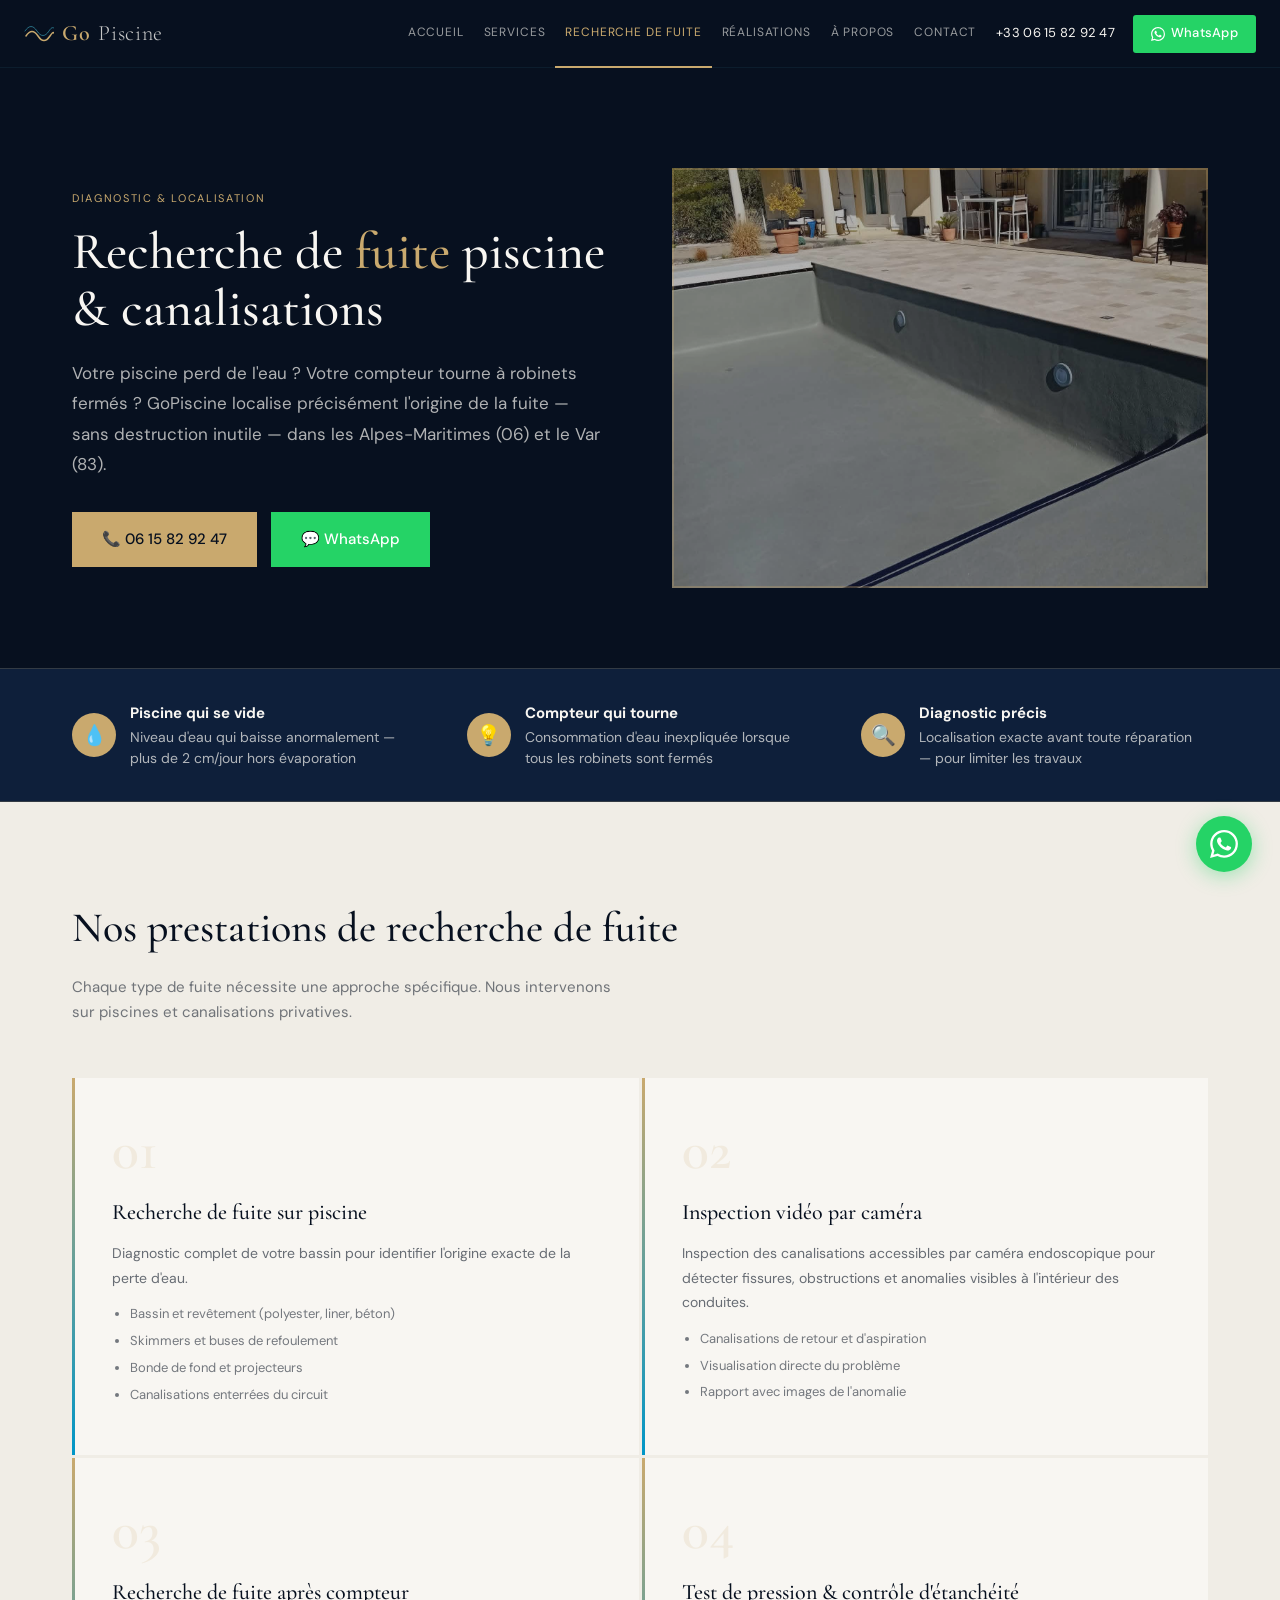
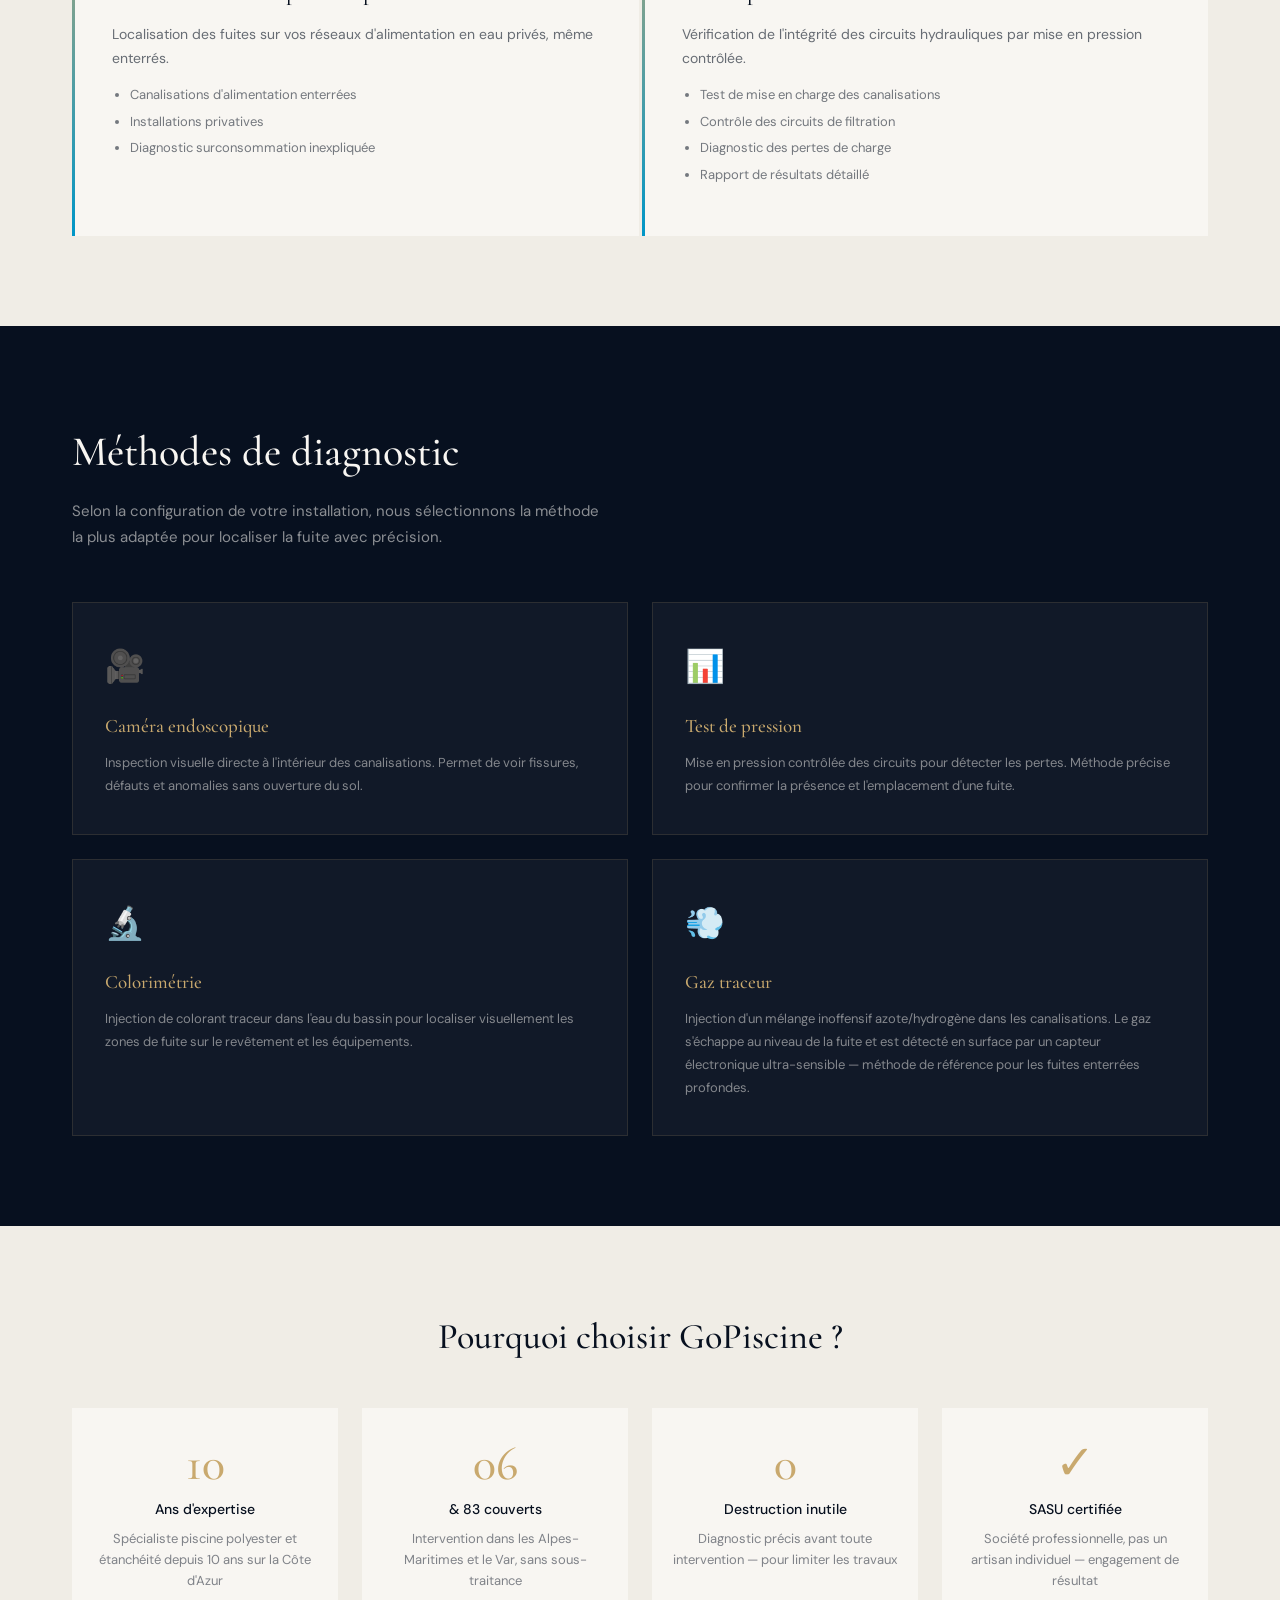
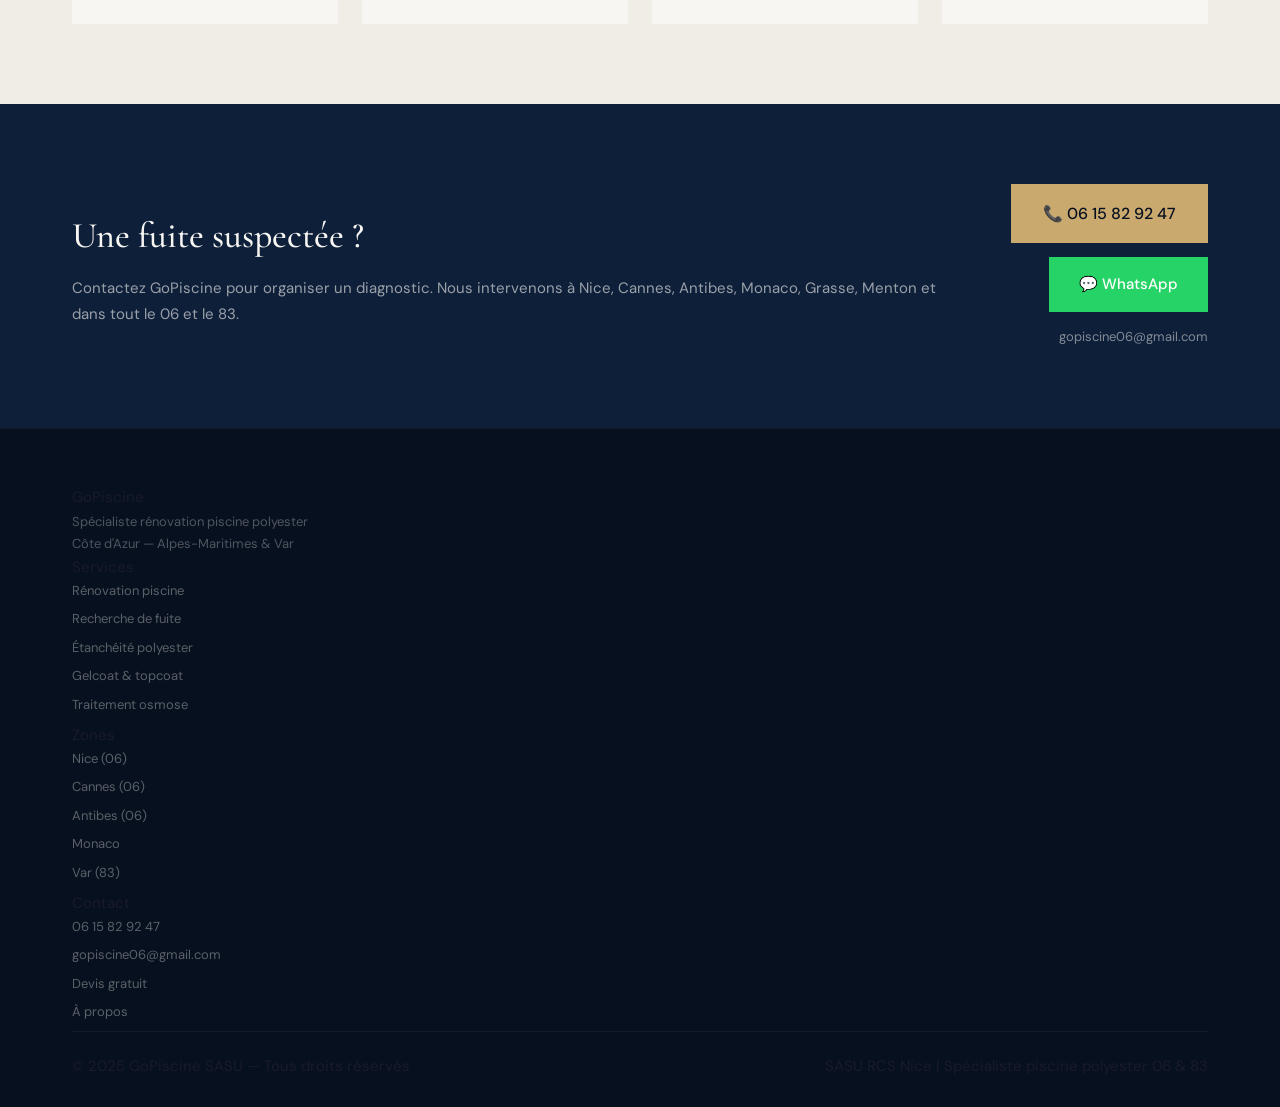
<file: fuite.html>
<!DOCTYPE html>
<html lang="fr">
<head>
<meta charset="UTF-8">
<meta name="viewport" content="width=device-width, initial-scale=1.0">
<meta name="description" content="GoPiscine — Recherche de fuite piscine et canalisations à Nice, Cannes, Antibes. Inspection caméra, test de pression, diagnostic non destructif. Alpes-Maritimes (06) et Var (83).">
<title>Recherche de Fuite Piscine Nice | Détection Fuite Canalisation | GoPiscine 06</title>
<meta name="keywords" content="recherche de fuite piscine Nice, détection fuite canalisation 06, fuite piscine Alpes-Maritimes, inspection caméra canalisation Nice, piscine perd eau Nice, test pression piscine, fuite canalisation enterrée 06, recherche fuite piscine Cannes, recherche fuite piscine Antibes, gaz traceur fuite piscine, détection gaz traceur canalisation">
<meta name="robots" content="index, follow">
<meta name="author" content="GoPiscine SASU">
<meta name="geo.region" content="FR-06">
<meta name="geo.placename" content="Nice">
<meta name="format-detection" content="telephone=no">
<link rel="canonical" href="https://gopiscine.fr/fuite.html">

<meta property="og:type" content="website">
<meta property="og:title" content="Recherche de Fuite Piscine Nice | GoPiscine 06 & 83">
<meta property="og:description" content="Votre piscine perd de l'eau ? GoPiscine localise les fuites sans destruction inutile. Inspection caméra, test de pression. Alpes-Maritimes et Var.">
<meta property="og:url" content="https://gopiscine.fr/fuite.html">
<meta property="og:image" content="https://gopiscine.fr/img/p1.jpeg">
<meta property="og:locale" content="fr_FR">
<meta property="og:site_name" content="GoPiscine">

<link href="https://fonts.googleapis.com/css2?family=Cormorant+Garamond:ital,wght@0,400;0,500;0,600;1,400;1,500&family=DM+Sans:wght@300;400;500&display=swap" rel="stylesheet">
<link rel="stylesheet" href="style.css">

<!-- Google tag (gtag.js) -->
<script async src="https://www.googletagmanager.com/gtag/js?id=G-RJSMCVL0XR"></script>
<script>
  window.dataLayer = window.dataLayer || [];
  function gtag(){dataLayer.push(arguments);}
  gtag('js', new Date());
  gtag('config', 'G-RJSMCVL0XR');
</script>
<!-- Google Ads Conversion Tag -->
<script async src="https://www.googletagmanager.com/gtag/js?id=AW-17586328688"></script>
<script>
  window.dataLayer = window.dataLayer || [];
  function gtag(){dataLayer.push(arguments);}
  gtag('js', new Date());
  gtag('config', 'AW-17586328688');
</script>

<script type="application/ld+json">
{
  "@context": "https://schema.org",
  "@type": "LocalBusiness",
  "name": "GoPiscine",
  "description": "Spécialiste recherche de fuite piscine et canalisations à Nice et Côte d'Azur",
  "url": "https://gopiscine.fr/fuite.html",
  "telephone": "+33615829247",
  "email": "gopiscine06@gmail.com",
  "address": {
    "@type": "PostalAddress",
    "addressLocality": "Nice",
    "addressRegion": "Alpes-Maritimes",
    "postalCode": "06000",
    "addressCountry": "FR"
  },
  "openingHours": "Mo-Fr 08:00-16:30",
  "areaServed": ["Nice","Cannes","Antibes","Monaco","Grasse","Menton","Var","Alpes-Maritimes"],
  "hasOfferCatalog": {
    "@type": "OfferCatalog",
    "name": "Recherche de fuite piscine et canalisations",
    "itemListElement": [
      {"@type": "Offer","itemOffered": {"@type": "Service","name": "Recherche de fuite piscine"}},
      {"@type": "Offer","itemOffered": {"@type": "Service","name": "Inspection caméra canalisation"}},
      {"@type": "Offer","itemOffered": {"@type": "Service","name": "Test de pression étanchéité"}},
      {"@type": "Offer","itemOffered": {"@type": "Service","name": "Recherche de fuite après compteur"}}
    ]
  }
}
</script>

<style>
/* FUITE PAGE SPECIFIC */
.fuite-hero {
  background: var(--navy);
  padding: 100px 72px 80px;
  display: grid;
  grid-template-columns: 1fr 1fr;
  gap: 64px;
  align-items: center;
}
.fuite-hero-text h1 {
  font-family: 'Cormorant Garamond', serif;
  font-size: 52px;
  color: var(--white);
  font-weight: 500;
  line-height: 1.1;
  margin-bottom: 20px;
}
.fuite-hero-text h1 span { color: var(--gold); }
.fuite-hero-text p {
  color: rgba(248,246,242,0.7);
  font-size: 17px;
  line-height: 1.8;
  margin-bottom: 32px;
}
.fuite-hero-img {
  position: relative;
  overflow: hidden;
  height: 420px;
}
.fuite-hero-img img {
  width: 100%; height: 100%;
  object-fit: cover;
  display: block;
  filter: brightness(0.75);
}
.fuite-hero-img::after {
  content: '';
  position: absolute;
  inset: 0;
  border: 2px solid rgba(201,169,110,0.3);
}

/* ALERTE BAND */
.alerte-band {
  background: rgba(201,169,110,0.08);
  border-top: 1px solid rgba(201,169,110,0.2);
  border-bottom: 1px solid rgba(201,169,110,0.2);
  padding: 32px 72px;
  display: flex;
  align-items: center;
  gap: 48px;
}
.alerte-item {
  display: flex;
  align-items: center;
  gap: 14px;
  flex: 1;
}
.alerte-icon {
  width: 44px; height: 44px;
  background: var(--gold);
  border-radius: 50%;
  display: flex; align-items: center; justify-content: center;
  font-size: 20px;
  flex-shrink: 0;
}
.alerte-item p {
  font-size: 14px;
  color: rgba(248,246,242,0.7);
  line-height: 1.5;
}
.alerte-item strong { color: var(--white); display: block; font-size: 15px; }

/* SERVICES FUITE */
.fuite-services { padding: 90px 72px; background: var(--off); }
.fuite-services h2 {
  font-family: 'Cormorant Garamond', serif;
  font-size: 42px;
  color: var(--navy);
  font-weight: 500;
  margin-bottom: 12px;
}
.fuite-services .subtitle {
  color: rgba(7,16,31,0.55);
  font-size: 15px;
  margin-bottom: 52px;
  max-width: 560px;
  line-height: 1.7;
}
.fuite-grid {
  display: grid;
  grid-template-columns: repeat(2, 1fr);
  gap: 3px;
}
.fuite-card {
  background: var(--white);
  padding: 44px 40px;
  position: relative;
  overflow: hidden;
  transition: transform .3s;
}
.fuite-card:hover { transform: translateY(-3px); }
.fuite-card::before {
  content: '';
  position: absolute;
  top: 0; left: 0;
  width: 3px; height: 100%;
  background: linear-gradient(to bottom, var(--gold), var(--azure-mid));
}
.fuite-card-num {
  font-family: 'Cormorant Garamond', serif;
  font-size: 56px;
  color: rgba(201,169,110,0.15);
  font-weight: 600;
  line-height: 1;
  margin-bottom: 16px;
}
.fuite-card h3 {
  font-family: 'Cormorant Garamond', serif;
  font-size: 22px;
  color: var(--navy);
  font-weight: 500;
  margin-bottom: 10px;
}
.fuite-card p {
  font-size: 14px;
  color: rgba(7,16,31,0.6);
  line-height: 1.75;
}
.fuite-card ul {
  margin-top: 14px;
  padding-left: 18px;
}
.fuite-card ul li {
  font-size: 13px;
  color: rgba(7,16,31,0.55);
  margin-bottom: 6px;
  line-height: 1.6;
}

/* METHODES */
.methodes-wrap {
  background: var(--navy);
  padding: 90px 72px;
}
.methodes-wrap h2 {
  font-family: 'Cormorant Garamond', serif;
  font-size: 42px;
  color: var(--white);
  font-weight: 500;
  margin-bottom: 12px;
}
.methodes-wrap .subtitle {
  color: rgba(248,246,242,0.55);
  font-size: 15px;
  margin-bottom: 52px;
  max-width: 540px;
  line-height: 1.7;
}
.methodes-grid {
  display: grid;
  grid-template-columns: repeat(2, 1fr);
  gap: 24px;
}
.methode-card {
  background: rgba(255,255,255,0.04);
  border: 1px solid rgba(201,169,110,0.15);
  padding: 36px 32px;
}
.methode-icon { font-size: 32px; margin-bottom: 16px; }
.methode-card h3 {
  font-family: 'Cormorant Garamond', serif;
  font-size: 19px;
  color: var(--gold);
  font-weight: 500;
  margin-bottom: 10px;
}
.methode-card p {
  font-size: 13px;
  color: rgba(248,246,242,0.5);
  line-height: 1.75;
}

/* CTA FUITE */
.fuite-cta {
  background: var(--navy-mid);
  padding: 80px 72px;
  display: grid;
  grid-template-columns: 1fr auto;
  gap: 48px;
  align-items: center;
}
.fuite-cta h2 {
  font-family: 'Cormorant Garamond', serif;
  font-size: 36px;
  color: var(--white);
  font-weight: 500;
  margin-bottom: 10px;
}
.fuite-cta p {
  color: rgba(248,246,242,0.6);
  font-size: 15px;
  line-height: 1.7;
}
.fuite-cta-actions { display: flex; flex-direction: column; gap: 14px; align-items: flex-end; }

/* BUTTONS */
.btn-call {
  display: inline-flex; align-items: center; gap: 10px;
  background: var(--gold); color: #07101f;
  font-family: 'DM Sans', sans-serif; font-size: 15px; font-weight: 500;
  padding: 15px 30px; text-decoration: none; white-space: nowrap;
  transition: opacity .2s;
}
.btn-call:hover { opacity: .88; }
.btn-wa-cta {
  display: inline-flex; align-items: center; gap: 10px;
  background: #25D366; color: #fff;
  font-family: 'DM Sans', sans-serif; font-size: 15px; font-weight: 500;
  padding: 15px 30px; text-decoration: none; white-space: nowrap;
  transition: opacity .2s;
}
.btn-wa-cta:hover { opacity: .88; }
.btn-outline-gold {
  display: inline-flex; align-items: center; gap: 8px;
  background: transparent; border: 1px solid rgba(201,169,110,0.5);
  color: var(--gold); font-family: 'DM Sans', sans-serif; font-size: 14px;
  padding: 12px 24px; text-decoration: none; white-space: nowrap;
  transition: border-color .2s, color .2s;
}
.btn-outline-gold:hover { border-color: var(--gold); color: var(--white); }
.btn-link-mail {
  color: rgba(248,246,242,0.5); font-family: 'DM Sans', sans-serif;
  font-size: 13px; text-decoration: none; white-space: nowrap;
  transition: color .2s;
}
.btn-link-mail:hover { color: var(--white); }

/* WHATSAPP FLOAT */
.whatsapp-float {
  position: fixed; bottom: 28px; right: 28px; z-index: 999;
  width: 56px; height: 56px; border-radius: 50%;
  background: #25D366; display: flex; align-items: center; justify-content: center;
  box-shadow: 0 4px 20px rgba(37,211,102,0.4); transition: transform .2s;
  text-decoration: none;
}
.whatsapp-float:hover { transform: scale(1.08); }

/* WHY */
.why-wrap { padding: 80px 72px; background: var(--off); }
.why-wrap h2 {
  font-family: 'Cormorant Garamond', serif;
  font-size: 36px;
  color: var(--navy);
  font-weight: 500;
  margin-bottom: 40px;
  text-align: center;
}
.why-grid { display: grid; grid-template-columns: repeat(4, 1fr); gap: 24px; }
.why-item { text-align: center; padding: 32px 20px; background: var(--white); }
.why-item .why-num {
  font-family: 'Cormorant Garamond', serif;
  font-size: 48px;
  color: var(--gold);
  font-weight: 500;
  display: block;
  line-height: 1;
  margin-bottom: 10px;
}
.why-item h3 { font-size: 14px; color: var(--navy); font-weight: 500; margin-bottom: 8px; }
.why-item p { font-size: 13px; color: rgba(7,16,31,0.5); line-height: 1.6; }

/* RESPONSIVE */
@media(max-width:900px) {
  .fuite-hero { grid-template-columns: 1fr; padding: 60px 24px 40px; gap: 32px; }
  .fuite-hero-text h1 { font-size: 36px; }
  .fuite-hero-img { height: 260px; }
  .alerte-band { flex-direction: column; padding: 24px; gap: 20px; }
  .fuite-services { padding: 60px 24px; }
  .fuite-grid { grid-template-columns: 1fr; }
  .methodes-wrap { padding: 60px 24px; }
  .methodes-grid { grid-template-columns: 1fr; gap: 16px; }
  .fuite-cta { grid-template-columns: 1fr; padding: 50px 24px; }
  .fuite-cta-actions { align-items: flex-start; }
  .why-wrap { padding: 60px 24px; }
  .why-grid { grid-template-columns: repeat(2, 1fr); gap: 16px; }
}
</style>
</head>
<body>

<!-- NAV -->
<nav>
  <a href="index.html" class="logo">
    <svg viewBox="0 0 30 17" fill="none"><path d="M2 11 C6 5,10 5,14 11 C18 17,22 17,26 11 C28 8,29 7,30 8" stroke="#c9a96e" stroke-width="1.5" stroke-linecap="round"/><path d="M1 6 C5 0,9 0,13 6 C17 12,21 12,25 6 C27 3,28 2,30 3" stroke="#48cae4" stroke-width="1" stroke-linecap="round" opacity="0.5"/></svg>
    Go<span>Piscine</span>
  </a>
  <div class="nav-links">
    <a href="index.html">Accueil</a>
    <a href="services.html">Services</a>
    <a href="fuite.html" class="active">Recherche de Fuite</a>
    <a href="gallery.html">Réalisations</a>
    <a href="about.html">À propos</a>
    <a href="contact.html">Contact</a>
    <a href="tel:+33615829247" class="nav-phone">+33 06 15 82 92 47</a>
    <a href="https://wa.me/33615829247" target="_blank" class="nav-wa"><svg width="14" height="14" viewBox="0 0 24 24" fill="white"><path d="M17.472 14.382c-.297-.149-1.758-.867-2.03-.967-.273-.099-.471-.148-.67.15-.197.297-.767.966-.94 1.164-.173.199-.347.223-.644.075-.297-.15-1.255-.463-2.39-1.475-.883-.788-1.48-1.761-1.653-2.059-.173-.297-.018-.458.13-.606.134-.133.298-.347.446-.52.149-.174.198-.298.298-.497.099-.198.05-.371-.025-.52-.075-.149-.669-1.612-.916-2.207-.242-.579-.487-.5-.669-.51-.173-.008-.371-.01-.57-.01-.198 0-.52.074-.792.372-.272.297-1.04 1.016-1.04 2.479 0 1.462 1.065 2.875 1.213 3.074.149.198 2.096 3.2 5.077 4.487.709.306 1.262.489 1.694.625.712.227 1.36.195 1.871.118.571-.085 1.758-.719 2.006-1.413.248-.694.248-1.289.173-1.413-.074-.124-.272-.198-.57-.347m-5.421 7.403h-.004a9.87 9.87 0 01-5.031-1.378l-.361-.214-3.741.982.998-3.648-.235-.374a9.86 9.86 0 01-1.51-5.26c.001-5.45 4.436-9.884 9.888-9.884 2.64 0 5.122 1.03 6.988 2.898a9.825 9.825 0 012.893 6.994c-.003 5.45-4.437 9.884-9.885 9.884m8.413-18.297A11.815 11.815 0 0012.05 0C5.495 0 .16 5.335.157 11.892c0 2.096.547 4.142 1.588 5.945L.057 24l6.305-1.654a11.882 11.882 0 005.683 1.448h.005c6.554 0 11.89-5.335 11.893-11.893a11.821 11.821 0 00-3.48-8.413z"/></svg>WhatsApp</a>
  </div>
  <button class="nav-toggle" id="navToggle" onclick="toggleNav()" aria-label="Menu"><span></span><span></span><span></span></button>
</nav>
<div class="nav-overlay" id="navOverlay" onclick="closeNav()"></div>
<div class="nav-mobile" id="navMobile">
  <a href="index.html">Accueil</a>
  <a href="services.html">Services</a>
  <a href="fuite.html">Recherche de Fuite</a>
  <a href="gallery.html">Réalisations</a>
  <a href="about.html">À propos</a>
  <a href="contact.html">Contact</a>
  <a href="tel:+33615829247">📞 +33 06 15 82 92 47</a>
  <a href="https://wa.me/33615829247" target="_blank" class="wa-mobile">💬 WhatsApp</a>
</div>

<!-- HERO -->
<section class="fuite-hero">
  <div class="fuite-hero-text">
    <div class="eyebrow" style="color:var(--gold);font-size:11px;letter-spacing:.15em;text-transform:uppercase;margin-bottom:16px;">Diagnostic & Localisation</div>
    <h1>Recherche de <span>fuite</span> piscine & canalisations</h1>
    <p>Votre piscine perd de l'eau ? Votre compteur tourne à robinets fermés ? GoPiscine localise précisément l'origine de la fuite — sans destruction inutile — dans les Alpes-Maritimes (06) et le Var (83).</p>
    <div style="display:flex;gap:14px;flex-wrap:wrap;">
      <a href="tel:+33615829247" class="btn-call">📞 06 15 82 92 47</a>
      <a href="https://wa.me/33615829247?text=Bonjour%20GoPiscine%2C%20je%20souhaite%20un%20diagnostic%20pour%20une%20fuite%20piscine." target="_blank" class="btn-wa-cta">💬 WhatsApp</a>
    </div>
  </div>
  <div class="fuite-hero-img">
    <img src="img/p3.jpeg" alt="Recherche de fuite piscine Nice GoPiscine">
  </div>
</section>

<!-- ALERTE BAND -->
<section class="alerte-band" style="background:var(--navy-mid);">
  <div class="alerte-item">
    <div class="alerte-icon">💧</div>
    <div>
      <strong>Piscine qui se vide</strong>
      <p>Niveau d'eau qui baisse anormalement — plus de 2 cm/jour hors évaporation</p>
    </div>
  </div>
  <div class="alerte-item">
    <div class="alerte-icon">💡</div>
    <div>
      <strong>Compteur qui tourne</strong>
      <p>Consommation d'eau inexpliquée lorsque tous les robinets sont fermés</p>
    </div>
  </div>
  <div class="alerte-item">
    <div class="alerte-icon">🔍</div>
    <div>
      <strong>Diagnostic précis</strong>
      <p>Localisation exacte avant toute réparation — pour limiter les travaux</p>
    </div>
  </div>
</section>

<!-- SERVICES -->
<section class="fuite-services">
  <h2>Nos prestations de recherche de fuite</h2>
  <p class="subtitle">Chaque type de fuite nécessite une approche spécifique. Nous intervenons sur piscines et canalisations privatives.</p>

  <div class="fuite-grid">

    <div class="fuite-card">
      <div class="fuite-card-num">01</div>
      <h3>Recherche de fuite sur piscine</h3>
      <p>Diagnostic complet de votre bassin pour identifier l'origine exacte de la perte d'eau.</p>
      <ul>
        <li>Bassin et revêtement (polyester, liner, béton)</li>
        <li>Skimmers et buses de refoulement</li>
        <li>Bonde de fond et projecteurs</li>
        <li>Canalisations enterrées du circuit</li>
      </ul>
    </div>

    <div class="fuite-card">
      <div class="fuite-card-num">02</div>
      <h3>Inspection vidéo par caméra</h3>
      <p>Inspection des canalisations accessibles par caméra endoscopique pour détecter fissures, obstructions et anomalies visibles à l'intérieur des conduites.</p>
      <ul>
        <li>Canalisations de retour et d'aspiration</li>
        <li>Visualisation directe du problème</li>
        <li>Rapport avec images de l'anomalie</li>
      </ul>
    </div>

    <div class="fuite-card">
      <div class="fuite-card-num">03</div>
      <h3>Recherche de fuite après compteur</h3>
      <p>Localisation des fuites sur vos réseaux d'alimentation en eau privés, même enterrés.</p>
      <ul>
        <li>Canalisations d'alimentation enterrées</li>
        <li>Installations privatives</li>
        <li>Diagnostic surconsommation inexpliquée</li>
      </ul>
    </div>

    <div class="fuite-card">
      <div class="fuite-card-num">04</div>
      <h3>Test de pression & contrôle d'étanchéité</h3>
      <p>Vérification de l'intégrité des circuits hydrauliques par mise en pression contrôlée.</p>
      <ul>
        <li>Test de mise en charge des canalisations</li>
        <li>Contrôle des circuits de filtration</li>
        <li>Diagnostic des pertes de charge</li>
        <li>Rapport de résultats détaillé</li>
      </ul>
    </div>

  </div>
</section>

<!-- METHODES -->
<section class="methodes-wrap">
  <h2>Méthodes de diagnostic</h2>
  <p class="subtitle">Selon la configuration de votre installation, nous sélectionnons la méthode la plus adaptée pour localiser la fuite avec précision.</p>

  <div class="methodes-grid">
    <div class="methode-card">
      <div class="methode-icon">🎥</div>
      <h3>Caméra endoscopique</h3>
      <p>Inspection visuelle directe à l'intérieur des canalisations. Permet de voir fissures, défauts et anomalies sans ouverture du sol.</p>
    </div>
    <div class="methode-card">
      <div class="methode-icon">📊</div>
      <h3>Test de pression</h3>
      <p>Mise en pression contrôlée des circuits pour détecter les pertes. Méthode précise pour confirmer la présence et l'emplacement d'une fuite.</p>
    </div>
    <div class="methode-card">
      <div class="methode-icon">🔬</div>
      <h3>Colorimétrie</h3>
      <p>Injection de colorant traceur dans l'eau du bassin pour localiser visuellement les zones de fuite sur le revêtement et les équipements.</p>
    </div>
    <div class="methode-card">
      <div class="methode-icon">💨</div>
      <h3>Gaz traceur</h3>
      <p>Injection d'un mélange inoffensif azote/hydrogène dans les canalisations. Le gaz s'échappe au niveau de la fuite et est détecté en surface par un capteur électronique ultra-sensible — méthode de référence pour les fuites enterrées profondes.</p>
    </div>
  </div>
</section>

<!-- WHY -->
<section class="why-wrap">
  <h2>Pourquoi choisir GoPiscine ?</h2>
  <div class="why-grid">
    <div class="why-item">
      <span class="why-num">10</span>
      <h3>Ans d'expertise</h3>
      <p>Spécialiste piscine polyester et étanchéité depuis 10 ans sur la Côte d'Azur</p>
    </div>
    <div class="why-item">
      <span class="why-num">06</span>
      <h3>&amp; 83 couverts</h3>
      <p>Intervention dans les Alpes-Maritimes et le Var, sans sous-traitance</p>
    </div>
    <div class="why-item">
      <span class="why-num">0</span>
      <h3>Destruction inutile</h3>
      <p>Diagnostic précis avant toute intervention — pour limiter les travaux</p>
    </div>
    <div class="why-item">
      <span class="why-num">✓</span>
      <h3>SASU certifiée</h3>
      <p>Société professionnelle, pas un artisan individuel — engagement de résultat</p>
    </div>
  </div>
</section>

<!-- CTA -->
<section class="fuite-cta">
  <div>
    <h2>Une fuite suspectée ?</h2>
    <p>Contactez GoPiscine pour organiser un diagnostic. Nous intervenons à Nice, Cannes, Antibes, Monaco, Grasse, Menton et dans tout le 06 et le 83.</p>
  </div>
  <div class="fuite-cta-actions">
    <a href="tel:+33615829247" class="btn-call" style="font-size:16px;padding:16px 32px;">
      📞 06 15 82 92 47
    </a>
    <a href="https://wa.me/33615829247?text=Bonjour%20GoPiscine%2C%20je%20souhaite%20un%20diagnostic%20pour%20une%20fuite%20piscine." target="_blank" class="btn-wa-cta">
      💬 WhatsApp
    </a>
    <a href="mailto:gopiscine06@gmail.com" class="btn-link-mail">
      gopiscine06@gmail.com
    </a>
  </div>
</section>

<!-- WHATSAPP FLOAT -->
<a href="https://wa.me/33615829247?text=Bonjour%20GoPiscine%2C%20je%20souhaite%20un%20diagnostic%20pour%20une%20fuite%20piscine."
   class="whatsapp-float" target="_blank" aria-label="Contacter sur WhatsApp">
  <svg viewBox="0 0 24 24" fill="white" width="28" height="28">
    <path d="M17.472 14.382c-.297-.149-1.758-.867-2.03-.967-.273-.099-.471-.148-.67.15-.197.297-.767.966-.94 1.164-.173.199-.347.223-.644.075-.297-.15-1.255-.463-2.39-1.475-.883-.788-1.48-1.761-1.653-2.059-.173-.297-.018-.458.13-.606.134-.133.298-.347.446-.52.149-.174.198-.298.298-.497.099-.198.05-.371-.025-.52-.075-.149-.669-1.612-.916-2.207-.242-.579-.487-.5-.669-.51-.173-.008-.371-.01-.57-.01-.198 0-.52.074-.792.372-.272.297-1.04 1.016-1.04 2.479 0 1.462 1.065 2.875 1.213 3.074.149.198 2.096 3.2 5.077 4.487.709.306 1.262.489 1.694.625.712.227 1.36.195 1.871.118.571-.085 1.758-.719 2.006-1.413.248-.694.248-1.289.173-1.413-.074-.124-.272-.198-.57-.347m-5.421 7.403h-.004a9.87 9.87 0 01-5.031-1.378l-.361-.214-3.741.982.998-3.648-.235-.374a9.86 9.86 0 01-1.51-5.26c.001-5.45 4.436-9.884 9.888-9.884 2.64 0 5.122 1.03 6.988 2.898a9.825 9.825 0 012.893 6.994c-.003 5.45-4.437 9.884-9.885 9.884m8.413-18.297A11.815 11.815 0 0012.05 0C5.495 0 .16 5.335.157 11.892c0 2.096.547 4.142 1.588 5.945L.057 24l6.305-1.654a11.882 11.882 0 005.683 1.448h.005c6.554 0 11.89-5.335 11.893-11.893a11.821 11.821 0 00-3.48-8.413z"/>
  </svg>
</a>

<!-- FOOTER -->
<footer class="footer">
  <div class="footer-top">
    <div class="footer-brand">
      <div class="footer-logo">Go<span>Piscine</span></div>
      <p class="footer-tagline">Spécialiste rénovation piscine polyester<br>Côte d'Azur — Alpes-Maritimes & Var</p>
    </div>
    <div class="footer-nav">
      <div class="footer-col">
        <div class="footer-col-title">Services</div>
        <a href="services.html">Rénovation piscine</a>
        <a href="fuite.html">Recherche de fuite</a>
        <a href="services.html#etancheite">Étanchéité polyester</a>
        <a href="services.html#gelcoat">Gelcoat & topcoat</a>
        <a href="services.html#osmose">Traitement osmose</a>
      </div>
      <div class="footer-col">
        <div class="footer-col-title">Zones</div>
        <a href="#">Nice (06)</a>
        <a href="#">Cannes (06)</a>
        <a href="#">Antibes (06)</a>
        <a href="#">Monaco</a>
        <a href="#">Var (83)</a>
      </div>
      <div class="footer-col">
        <div class="footer-col-title">Contact</div>
        <a href="tel:+33615829247">06 15 82 92 47</a>
        <a href="mailto:gopiscine06@gmail.com">gopiscine06@gmail.com</a>
        <a href="contact.html">Devis gratuit</a>
        <a href="about.html">À propos</a>
      </div>
    </div>
  </div>
  <div class="footer-bottom">
    <span>© 2025 GoPiscine SASU — Tous droits réservés</span>
    <span>SASU RCS Nice | Spécialiste piscine polyester 06 & 83</span>
  </div>
</footer>

<script>
function toggleNav(){
  const m=document.getElementById('navMobile');
  const o=document.getElementById('navOverlay');
  const h=document.getElementById('navToggle');
  m.classList.toggle('open');
  o.classList.toggle('open');
  h.classList.toggle('open');
  document.body.style.overflow=m.classList.contains('open')?'hidden':'';
}
function closeNav(){
  const m=document.getElementById('navMobile');
  const o=document.getElementById('navOverlay');
  const h=document.getElementById('navToggle');
  m.classList.remove('open');
  o.classList.remove('open');
  h.classList.remove('open');
  document.body.style.overflow='';
}
window.addEventListener("scroll",function(){
  if(document.getElementById("navMobile").classList.contains("open")) closeNav();
},{passive:true});
</script>

</body>
</html>
</file>
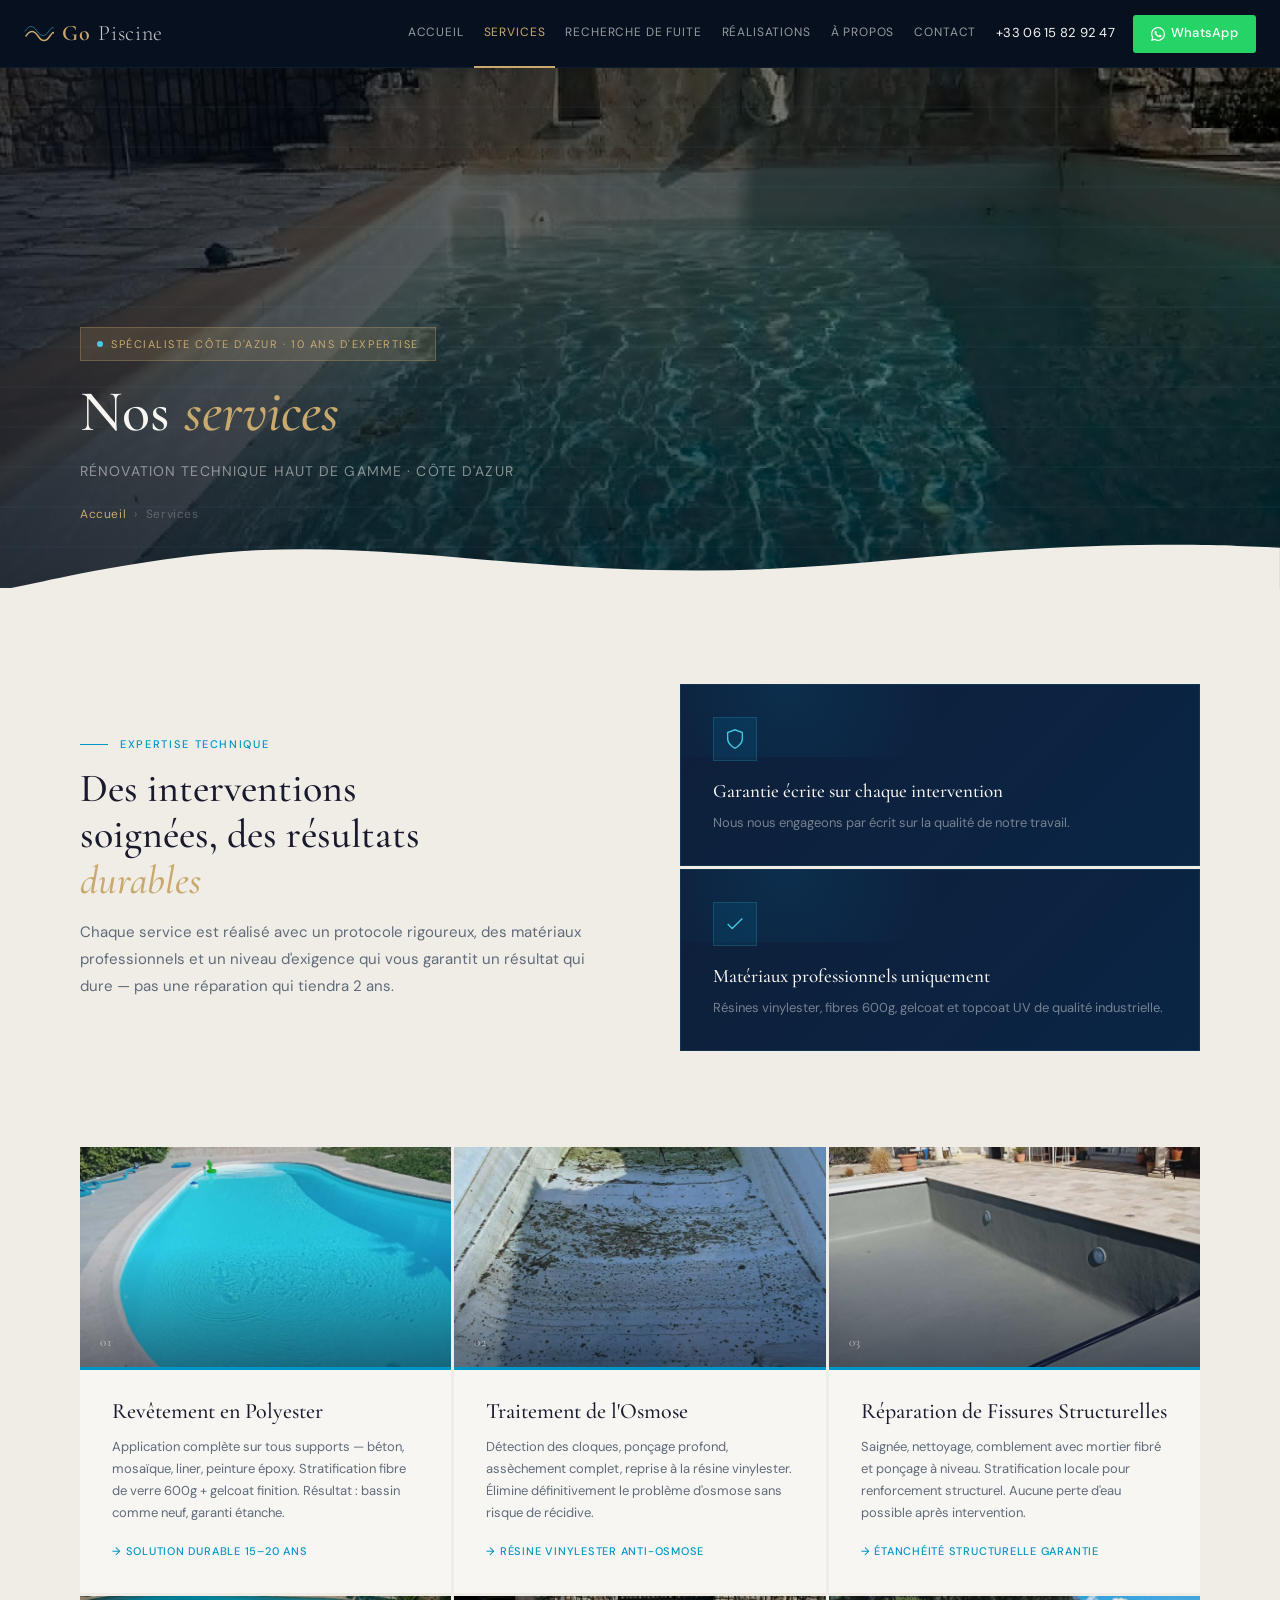
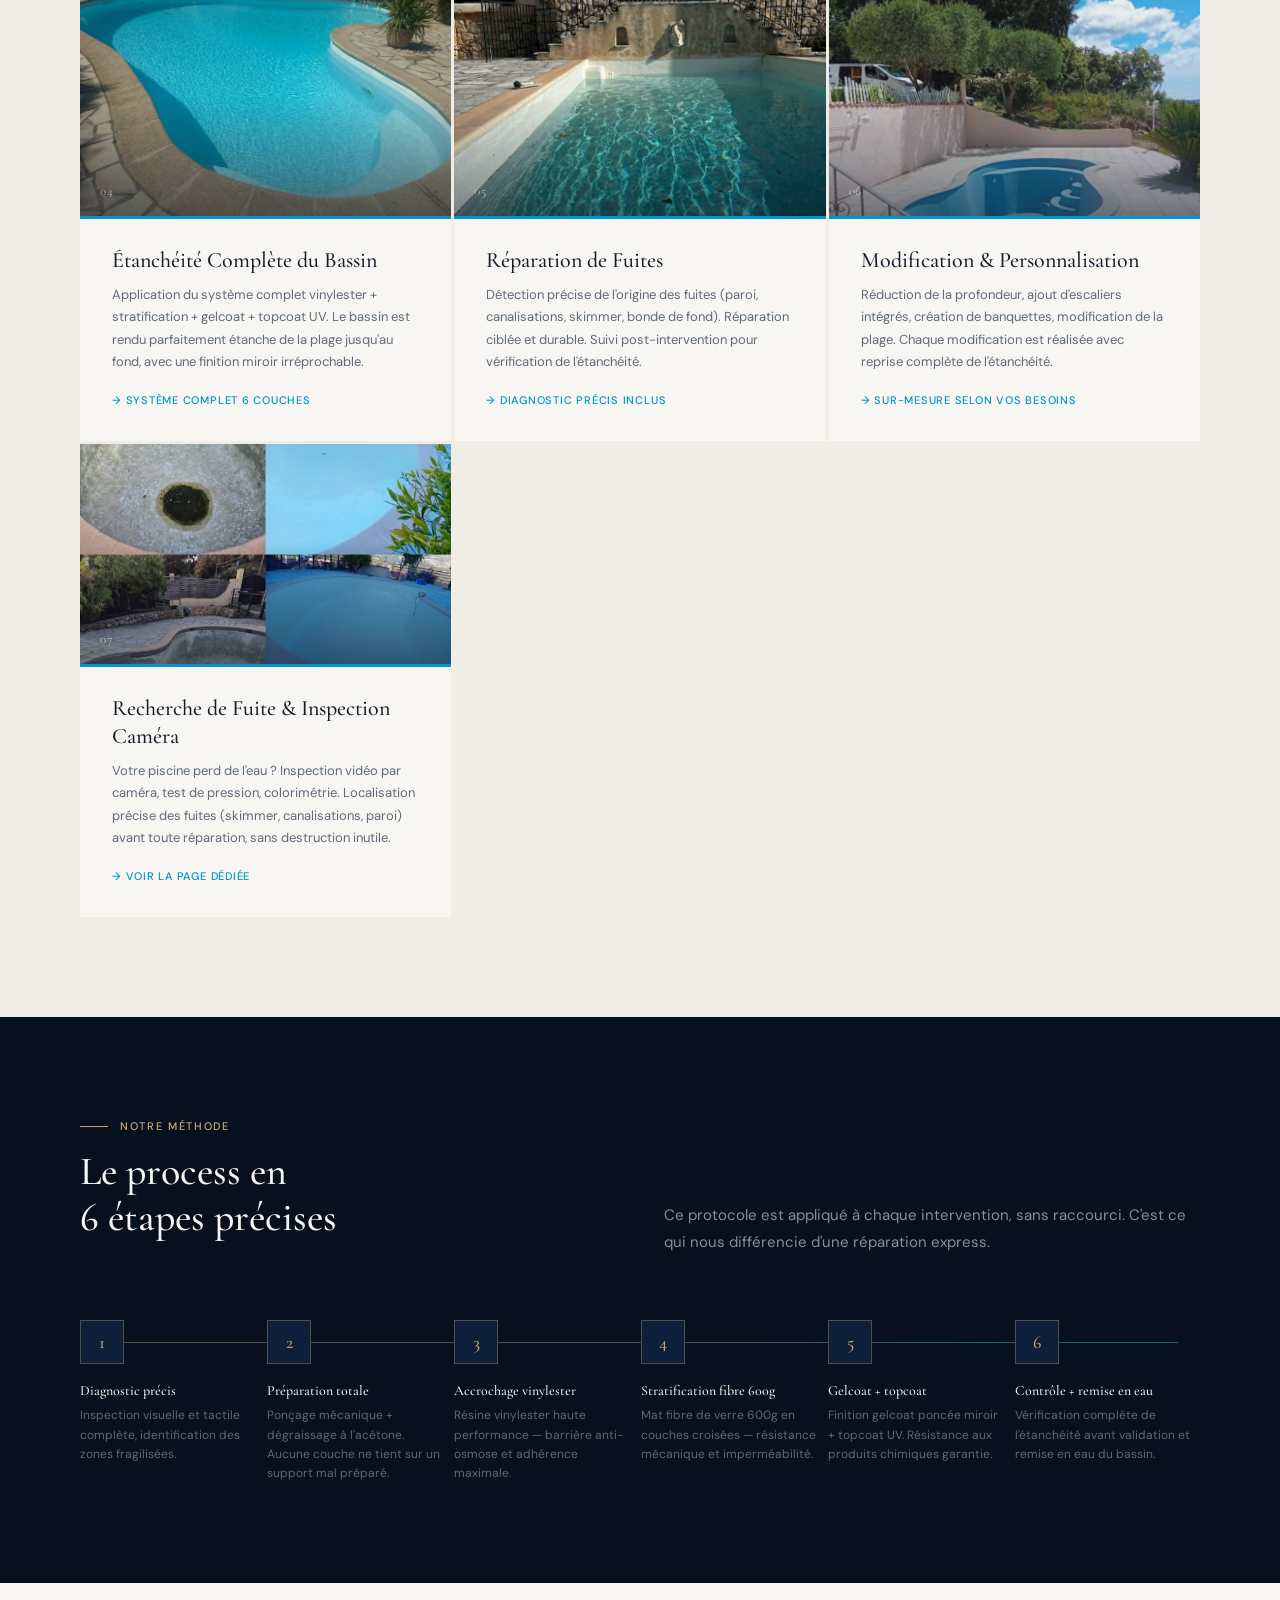
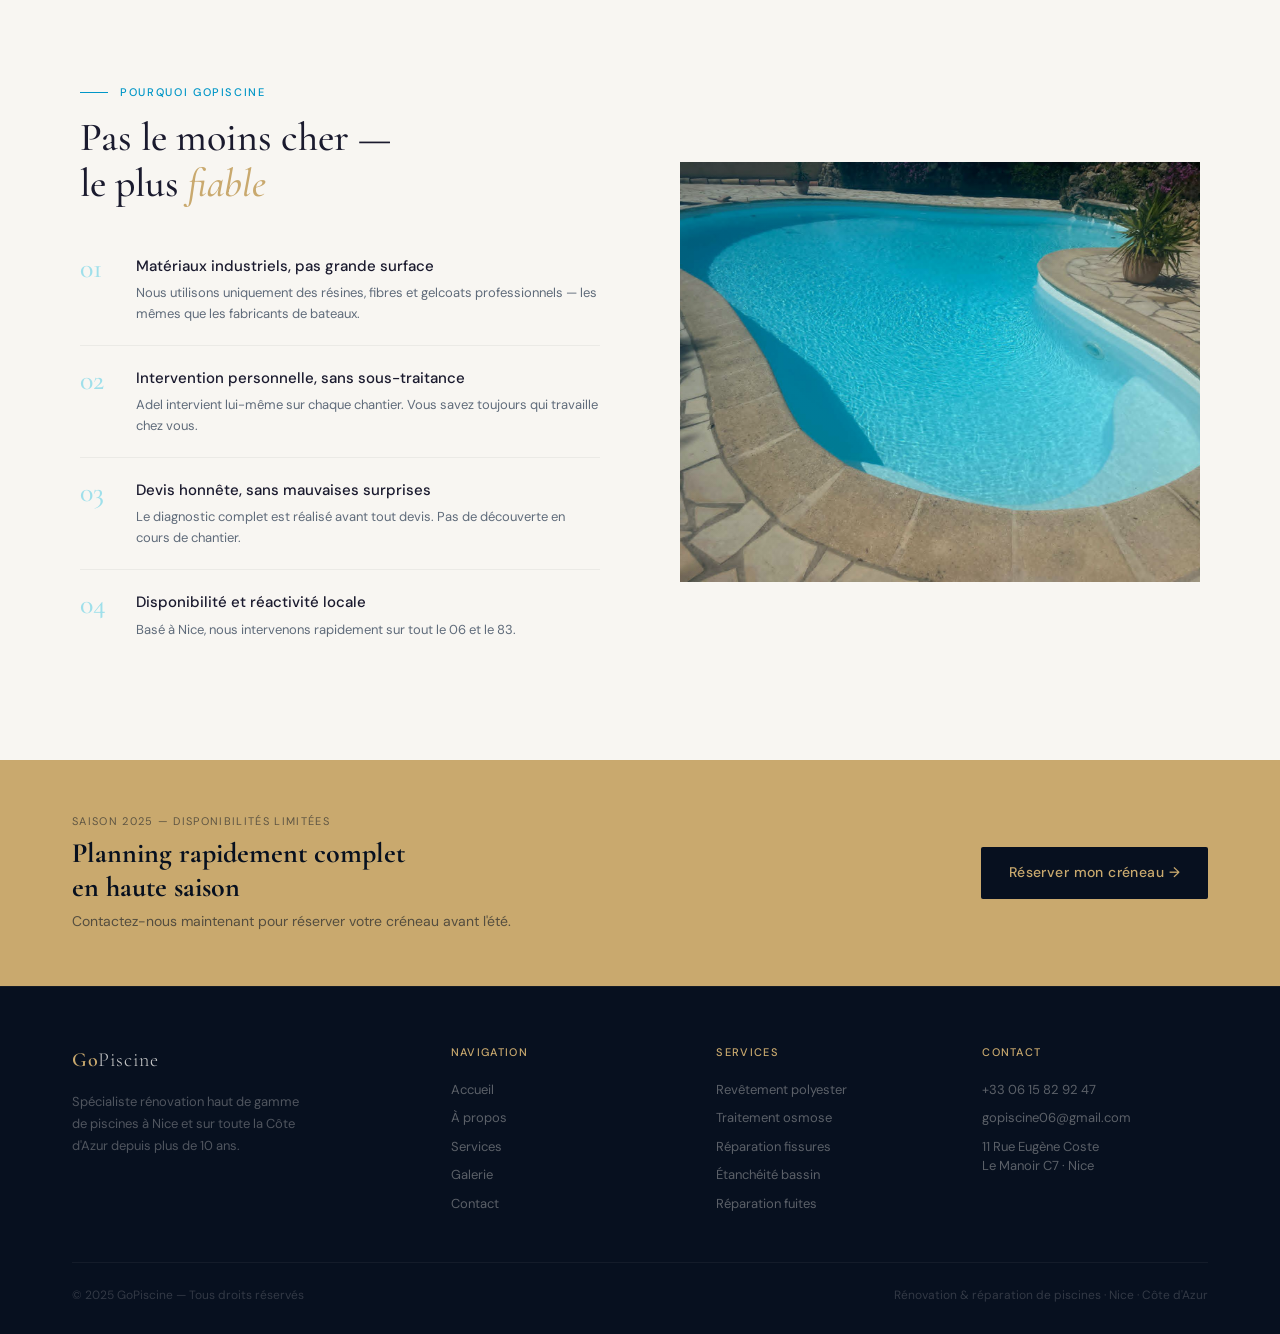
<file: services.html>
<!DOCTYPE html>
<html lang="fr">
<head>
<meta charset="UTF-8">
<meta name="viewport" content="width=device-width, initial-scale=1.0">
<meta name="description" content="Tous nos services : rénovation polyester, traitement osmose, réparation fissures, étanchéité bassin, réparation fuites. Spécialiste piscine Nice, Cannes, Antibes, Var.">
<title>Services Rénovation Piscine Polyester — GoPiscine Nice | Côte d'Azur</title>
<meta name="keywords" content="rénovation piscine polyester Nice, traitement osmose piscine, réparation fissure piscine, étanchéité piscine Nice, gelcoat piscine Côte d'Azur">
<meta name="robots" content="index, follow">
<meta name="author" content="GoPiscine SASU">
<meta name="geo.region" content="FR-06">
<meta name="geo.placename" content="Nice">
<meta name="geo.position" content="43.7102;7.2620">
<link rel="canonical" href="https://gopiscine.fr/services.html">

<!-- Open Graph (partage réseaux sociaux) -->
<meta property="og:type" content="website">
<meta property="og:title" content="Services Rénovation Piscine Polyester — GoPiscine Nice | Côte d'Azur">
<meta property="og:description" content="Tous nos services : rénovation polyester, traitement osmose, réparation fissures, étanchéité bassin, réparation fuites. Spécialiste piscine Nice, Cannes, Antibes, Var.">
<meta property="og:url" content="https://gopiscine.fr/services.html">
<meta property="og:image" content="https://gopiscine.fr/img/p2.jpeg">
<meta property="og:locale" content="fr_FR">
<meta property="og:site_name" content="GoPiscine">

<!-- Twitter Card -->
<meta name="twitter:card" content="summary_large_image">
<meta name="twitter:title" content="Services Rénovation Piscine Polyester — GoPiscine Nice | Côte d'Azur">
<meta name="twitter:description" content="Tous nos services : rénovation polyester, traitement osmose, réparation fissures, étanchéité bassin, réparation fuites. Spécialiste piscine Nice, Cannes, Antibes, Var.">
<meta name="twitter:image" content="https://gopiscine.fr/img/p2.jpeg">
<link href="https://fonts.googleapis.com/css2?family=Cormorant+Garamond:ital,wght@0,400;0,500;0,600;1,400;1,500&family=DM+Sans:wght@300;400;500&display=swap" rel="stylesheet">
<link rel="stylesheet" href="style.css">
<style>
/* ── HERO COVER FULL IMAGE ── */
.services-hero {
  position: relative;
  height: 520px;
  overflow: hidden;
}
.services-hero img {
  width: 100%; height: 100%;
  object-fit: cover;
  display: block;
  filter: brightness(0.55);
}
.services-hero-overlay {
  position: absolute; inset: 0;
  background:
    linear-gradient(to right, rgba(7,16,31,0.6) 0%, rgba(7,16,31,0.2) 60%, transparent 100%),
    linear-gradient(to top, rgba(7,16,31,0.4) 0%, transparent 50%);
}
/* Water shimmer lines on hero */
.services-hero-shimmer {
  position: absolute; inset: 0;
  background:
    repeating-linear-gradient(
      180deg,
      transparent 0px,
      transparent 38px,
      rgba(72,202,228,0.03) 38px,
      rgba(72,202,228,0.03) 40px
    );
  pointer-events: none;
}
.services-hero-content {
  position: absolute; inset: 0;
  display: flex;
  flex-direction: column;
  justify-content: flex-end;
  padding: 64px 80px;
  z-index: 2;
}
.services-hero-badge {
  display: inline-flex;
  align-items: center;
  gap: 8px;
  background: rgba(201,169,110,0.15);
  border: 1px solid rgba(201,169,110,0.3);
  color: var(--gold);
  font-size: 11px;
  letter-spacing: 0.14em;
  text-transform: uppercase;
  padding: 7px 16px;
  margin-bottom: 20px;
  width: fit-content;
}
.services-hero-badge::before {
  content: '';
  width: 6px; height: 6px;
  background: var(--azure-light);
  border-radius: 50%;
}
.services-hero h1 {
  font-family: 'Cormorant Garamond', serif;
  font-size: 58px;
  font-weight: 500;
  color: var(--white);
  line-height: 1.08;
  margin-bottom: 16px;
}
.services-hero h1 em { font-style: italic; color: var(--gold); }
.services-hero-sub {
  font-size: 14px;
  letter-spacing: 0.08em;
  text-transform: uppercase;
  color: rgba(248,246,242,0.5);
  margin-bottom: 20px;
}
.breadcrumb {
  display: flex;
  align-items: center;
  gap: 8px;
  font-size: 12px;
  color: rgba(248,246,242,0.4);
  letter-spacing: 0.05em;
}
.breadcrumb a { color: var(--gold); text-decoration: none; }
.breadcrumb span { color: rgba(248,246,242,0.25); }

/* Wave bottom of hero */
.hero-wave {
  position: absolute;
  bottom: -2px; left: 0; right: 0;
  z-index: 3;
}

/* ── REST ── */
.services-intro {
  background: var(--off);
  padding: 96px 80px;
  display: grid;
  grid-template-columns: 1fr 1fr;
  gap: 80px;
  align-items: center;
}
.services-full-grid {
  padding: 0 80px 100px;
  background: var(--off);
  display: grid;
  grid-template-columns: repeat(3, 1fr);
  gap: 3px;
}
.svc-card {
  background: var(--white);
  overflow: hidden;
  position: relative;
  transition: transform 0.3s, box-shadow 0.3s;
}
.svc-card:hover { transform: translateY(-4px); box-shadow: 0 16px 48px rgba(0,119,182,0.1); }
.svc-card-img { height: 220px; overflow: hidden; position: relative; }
.svc-card-img img { width: 100%; height: 100%; object-fit: cover; display: block; transition: transform 0.5s; }
.svc-card:hover .svc-card-img img { transform: scale(1.06); }
.svc-card-img-overlay { position: absolute; inset: 0; background: linear-gradient(to top, rgba(7,16,31,0.5) 0%, transparent 55%); }
.svc-card-num { position: absolute; bottom: 14px; left: 20px; font-family: 'Cormorant Garamond', serif; font-size: 13px; color: rgba(248,246,242,0.6); letter-spacing: 0.06em; z-index: 2; }
.svc-card-body { padding: 28px 32px 32px; border-top: 3px solid var(--azure-mid); transition: border-color 0.2s; }
.svc-card:hover .svc-card-body { border-top-color: var(--gold); }
.svc-card-title { font-family: 'Cormorant Garamond', serif; font-size: 22px; font-weight: 500; color: var(--text); margin-bottom: 10px; line-height: 1.25; }
.svc-card-desc { font-size: 13px; color: var(--muted); line-height: 1.7; margin-bottom: 18px; }
.svc-tag { font-size: 11px; color: var(--azure-mid); letter-spacing: 0.07em; font-weight: 500; text-transform: uppercase; }

.process-wrap { background: var(--navy); padding: 100px 80px; }

.why-grid { background: var(--white); padding: 100px 80px; display: grid; grid-template-columns: 1fr 1fr; gap: 80px; align-items: center; }
.why-list { margin-top: 28px; }
.why-item { display: flex; gap: 20px; padding: 20px 0; border-bottom: 1px solid rgba(0,0,0,0.05); align-items: flex-start; }
.why-item:last-child { border-bottom: none; }
.why-num { font-family: 'Cormorant Garamond', serif; font-size: 28px; color: var(--azure-light); font-weight: 500; line-height: 1; flex-shrink: 0; width: 36px; opacity: 0.5; }
.why-item-title { font-weight: 500; color: var(--text); margin-bottom: 4px; font-size: 15px; }
.why-item-desc { font-size: 13px; color: var(--muted); line-height: 1.6; }
.why-img { position: relative; overflow: hidden; }
.why-img img { width: 100%; height: 420px; object-fit: cover; display: block; }
.why-img::after { content: ''; position: absolute; inset: 0; background: linear-gradient(135deg, rgba(0,119,182,0.15) 0%, transparent 60%); }

@media (max-width: 960px) {
  .services-hero { height: 380px; }
  .services-hero-content { padding: 40px 24px; }
  .services-hero h1 { font-size: 36px; }
  .services-intro { grid-template-columns: 1fr; padding: 60px 24px; }
  .services-full-grid { padding: 0 24px 60px; grid-template-columns: 1fr; }
  .process-wrap { padding: 60px 24px; }
  .why-grid { grid-template-columns: 1fr; padding: 60px 24px; gap: 40px; }
}
</style>
<script type="application/ld+json">
{
  "@context": "https://schema.org",
  "@type": "LocalBusiness",
  "name": "GoPiscine",
  "description": "Spécialiste rénovation piscine polyester à Nice et Côte d'Azur. Étanchéité, fibre de verre, gelcoat, réparation fissures.",
  "url": "https://gopiscine.fr",
  "telephone": "+33615829247",
  "email": "gopiscine06@gmail.com",
  "address": {
    "@type": "PostalAddress",
    "streetAddress": "11 Rue Eugène Coste, Le Manoir C7",
    "addressLocality": "Nice",
    "addressRegion": "Alpes-Maritimes",
    "postalCode": "06000",
    "addressCountry": "FR"
  },
  "geo": {
    "@type": "GeoCoordinates",
    "latitude": 43.7102,
    "longitude": 7.2620
  },
  "areaServed": ["Nice", "Cannes", "Antibes", "Monaco", "Grasse", "Menton", "Var", "Alpes-Maritimes"],
  "priceRange": "€€€",
  "openingHours": "Mo-Fr 08:00-16:30",
  "image": "https://gopiscine.fr/img/p2.jpeg",
  "sameAs": ["https://wa.me/33615829247"],
  "hasOfferCatalog": {
    "@type": "OfferCatalog",
    "name": "Services rénovation piscine",
    "itemListElement": [
      {"@type": "Offer", "itemOffered": {"@type": "Service", "name": "Rénovation piscine polyester"}},
      {"@type": "Offer", "itemOffered": {"@type": "Service", "name": "Traitement osmose piscine"}},
      {"@type": "Offer", "itemOffered": {"@type": "Service", "name": "Réparation fissures piscine"}},
      {"@type": "Offer", "itemOffered": {"@type": "Service", "name": "Étanchéité bassin piscine"}},
      {"@type": "Offer", "itemOffered": {"@type": "Service", "name": "Réparation fuites piscine"}}
    ]
  }
}
</script>
<!-- Google Analytics -->
<script async src="https://www.googletagmanager.com/gtag/js?id=G-RJSMCVL0XR"></script>
<script>
  window.dataLayer = window.dataLayer || [];
  function gtag(){dataLayer.push(arguments);}
  gtag("js", new Date());
  gtag("config", "G-RJSMCVL0XR");
</script>
<!-- Google Ads Conversion Tag -->
<script async src="https://www.googletagmanager.com/gtag/js?id=AW-17586328688"></script>
<script>
  window.dataLayer = window.dataLayer || [];
  function gtag(){dataLayer.push(arguments);}
  gtag('js', new Date());
  gtag('config', 'AW-17586328688');
</script>
</head>
<body>

<!-- NAV -->
<nav>
  <a href="index.html" class="logo">
    <svg viewBox="0 0 30 17" fill="none"><path d="M2 11 C6 5,10 5,14 11 C18 17,22 17,26 11 C28 8,29 7,30 8" stroke="#c9a96e" stroke-width="1.5" stroke-linecap="round"/><path d="M1 6 C5 0,9 0,13 6 C17 12,21 12,25 6 C27 3,28 2,30 3" stroke="#48cae4" stroke-width="1" stroke-linecap="round" opacity="0.5"/></svg>
    Go<span>Piscine</span>
  </a>
  <div class="nav-links">
    <a href="index.html">Accueil</a>
    <a href="services.html" class="active">Services</a>
    <a href="fuite.html">Recherche de Fuite</a>
    <a href="gallery.html">Réalisations</a>
    <a href="about.html">À propos</a>
    <a href="contact.html">Contact</a>
    <a href="tel:+33615829247" class="nav-phone">+33 06 15 82 92 47</a>
    <a href="https://wa.me/33615829247" target="_blank" class="nav-wa"><svg width="14" height="14" viewBox="0 0 24 24" fill="white"><path d="M17.472 14.382c-.297-.149-1.758-.867-2.03-.967-.273-.099-.471-.148-.67.15-.197.297-.767.966-.94 1.164-.173.199-.347.223-.644.075-.297-.15-1.255-.463-2.39-1.475-.883-.788-1.48-1.761-1.653-2.059-.173-.297-.018-.458.13-.606.134-.133.298-.347.446-.52.149-.174.198-.298.298-.497.099-.198.05-.371-.025-.52-.075-.149-.669-1.612-.916-2.207-.242-.579-.487-.5-.669-.51-.173-.008-.371-.01-.57-.01-.198 0-.52.074-.792.372-.272.297-1.04 1.016-1.04 2.479 0 1.462 1.065 2.875 1.213 3.074.149.198 2.096 3.2 5.077 4.487.709.306 1.262.489 1.694.625.712.227 1.36.195 1.871.118.571-.085 1.758-.719 2.006-1.413.248-.694.248-1.289.173-1.413-.074-.124-.272-.198-.57-.347m-5.421 7.403h-.004a9.87 9.87 0 01-5.031-1.378l-.361-.214-3.741.982.998-3.648-.235-.374a9.86 9.86 0 01-1.51-5.26c.001-5.45 4.436-9.884 9.888-9.884 2.64 0 5.122 1.03 6.988 2.898a9.825 9.825 0 012.893 6.994c-.003 5.45-4.437 9.884-9.885 9.884m8.413-18.297A11.815 11.815 0 0012.05 0C5.495 0 .16 5.335.157 11.892c0 2.096.547 4.142 1.588 5.945L.057 24l6.305-1.654a11.882 11.882 0 005.683 1.448h.005c6.554 0 11.89-5.335 11.893-11.893a11.821 11.821 0 00-3.48-8.413z"/></svg>WhatsApp</a>
  </div>
  <button class="nav-toggle" id="navToggle" onclick="toggleNav()" aria-label="Menu"><span></span><span></span><span></span></button>
</nav>
<div class="nav-overlay" id="navOverlay"></div>
<div class="nav-mobile" id="navMobile">
  <a href="index.html">Accueil</a>
  <a href="services.html">Services</a>
  <a href="fuite.html">Recherche de Fuite</a>
  <a href="gallery.html">Réalisations</a>
  <a href="about.html">À propos</a>
  <a href="contact.html">Contact</a>
  <a href="tel:+33615829247">📞 +33 06 15 82 92 47</a>
  <a href="https://wa.me/33615829247" target="_blank" class="wa-mobile">💬 WhatsApp</a>
</div><!-- HERO COVER AVEC VRAIE PHOTO -->
<div class="services-hero">
  <img src="img/p5.jpeg" alt="Piscine GoPiscine Côte d'Azur">
  <div class="services-hero-overlay"></div>
  <div class="services-hero-shimmer"></div>
  <div class="services-hero-content">
    <div class="services-hero-badge">Spécialiste Côte d'Azur · 10 ans d'expertise</div>
    <h1>Nos <em>services</em></h1>
    <p class="services-hero-sub">Rénovation technique haut de gamme · Côte d'Azur</p>
    <div class="breadcrumb">
      <a href="index.html">Accueil</a>
      <span>›</span>
      <span>Services</span>
    </div>
  </div>
  <svg class="hero-wave" viewBox="0 0 1440 60" fill="none" xmlns="http://www.w3.org/2000/svg">
    <path d="M0 60L48 50C96 40 192 20 288 15C384 10 480 20 576 28C672 36 768 40 864 36C960 32 1056 20 1152 14C1248 8 1344 8 1392 10L1440 12V60H0Z" fill="#f0ede6"/>
  </svg>
</div>

<!-- INTRO -->
<section class="services-intro">
  <div>
    <div class="section-tag">Expertise technique</div>
    <h2 class="display">Des interventions<br>soignées, des résultats<br><em>durables</em></h2>
    <p class="lead">Chaque service est réalisé avec un protocole rigoureux, des matériaux professionnels et un niveau d'exigence qui vous garantit un résultat qui dure — pas une réparation qui tiendra 2 ans.</p>
  </div>
  <div>
    <div class="pool-tile" style="margin-bottom:3px">
      <div class="pool-tile-icon"><svg viewBox="0 0 24 24" fill="none" stroke="currentColor" stroke-width="1.5"><path d="M12 22s8-4 8-10V5l-8-3-8 3v7c0 6 8 10 8 10z"/></svg></div>
      <h3>Garantie écrite sur chaque intervention</h3>
      <p>Nous nous engageons par écrit sur la qualité de notre travail.</p>
    </div>
    <div class="pool-tile">
      <div class="pool-tile-icon"><svg viewBox="0 0 24 24" fill="none" stroke="currentColor" stroke-width="1.5"><polyline points="20 6 9 17 4 12"/></svg></div>
      <h3>Matériaux professionnels uniquement</h3>
      <p>Résines vinylester, fibres 600g, gelcoat et topcoat UV de qualité industrielle.</p>
    </div>
  </div>
</section>

<!-- SERVICES GRID -->
<div class="services-full-grid">
  <div class="svc-card">
    <div class="svc-card-img"><img src="img/p1.jpeg" alt="Revêtement polyester"><div class="svc-card-img-overlay"></div><div class="svc-card-num">01</div></div>
    <div class="svc-card-body">
      <div class="svc-card-title">Revêtement en Polyester</div>
      <div class="svc-card-desc">Application complète sur tous supports — béton, mosaïque, liner, peinture époxy. Stratification fibre de verre 600g + gelcoat finition. Résultat : bassin comme neuf, garanti étanche.</div>
      <div class="svc-tag">→ Solution durable 15–20 ans</div>
    </div>
  </div>
  <div class="svc-card">
    <div class="svc-card-img"><img src="img/p4.jpeg" alt="Traitement osmose"><div class="svc-card-img-overlay"></div><div class="svc-card-num">02</div></div>
    <div class="svc-card-body">
      <div class="svc-card-title">Traitement de l'Osmose</div>
      <div class="svc-card-desc">Détection des cloques, ponçage profond, assèchement complet, reprise à la résine vinylester. Élimine définitivement le problème d'osmose sans risque de récidive.</div>
      <div class="svc-tag">→ Résine vinylester anti-osmose</div>
    </div>
  </div>
  <div class="svc-card">
    <div class="svc-card-img"><img src="img/p3.jpeg" alt="Réparation fissures"><div class="svc-card-img-overlay"></div><div class="svc-card-num">03</div></div>
    <div class="svc-card-body">
      <div class="svc-card-title">Réparation de Fissures Structurelles</div>
      <div class="svc-card-desc">Saignée, nettoyage, comblement avec mortier fibré et ponçage à niveau. Stratification locale pour renforcement structurel. Aucune perte d'eau possible après intervention.</div>
      <div class="svc-tag">→ Étanchéité structurelle garantie</div>
    </div>
  </div>
  <div class="svc-card">
    <div class="svc-card-img"><img src="img/p2.jpeg" alt="Étanchéité bassin"><div class="svc-card-img-overlay"></div><div class="svc-card-num">04</div></div>
    <div class="svc-card-body">
      <div class="svc-card-title">Étanchéité Complète du Bassin</div>
      <div class="svc-card-desc">Application du système complet vinylester + stratification + gelcoat + topcoat UV. Le bassin est rendu parfaitement étanche de la plage jusqu'au fond, avec une finition miroir irréprochable.</div>
      <div class="svc-tag">→ Système complet 6 couches</div>
    </div>
  </div>
  <div class="svc-card">
    <div class="svc-card-img"><img src="img/p5.jpeg" alt="Réparation fuites"><div class="svc-card-img-overlay"></div><div class="svc-card-num">05</div></div>
    <div class="svc-card-body">
      <div class="svc-card-title">Réparation de Fuites</div>
      <div class="svc-card-desc">Détection précise de l'origine des fuites (paroi, canalisations, skimmer, bonde de fond). Réparation ciblée et durable. Suivi post-intervention pour vérification de l'étanchéité.</div>
      <div class="svc-tag">→ Diagnostic précis inclus</div>
    </div>
  </div>
  <div class="svc-card">
    <div class="svc-card-img"><img src="img/p6.jpeg" alt="Modification piscine"><div class="svc-card-img-overlay"></div><div class="svc-card-num">06</div></div>
    <div class="svc-card-body">
      <div class="svc-card-title">Modification &amp; Personnalisation</div>
      <div class="svc-card-desc">Réduction de la profondeur, ajout d'escaliers intégrés, création de banquettes, modification de la plage. Chaque modification est réalisée avec reprise complète de l'étanchéité.</div>
      <div class="svc-tag">→ Sur-mesure selon vos besoins</div>
    </div>
  </div>
  <div class="svc-card">
    <div class="svc-card-img"><img src="img/p7.jpeg" alt="Recherche de fuite piscine Nice"><div class="svc-card-img-overlay"></div><div class="svc-card-num">07</div></div>
    <div class="svc-card-body">
      <div class="svc-card-title">Recherche de Fuite & Inspection Caméra</div>
      <div class="svc-card-desc">Votre piscine perd de l'eau ? Inspection vidéo par caméra, test de pression, colorimétrie. Localisation précise des fuites (skimmer, canalisations, paroi) avant toute réparation, sans destruction inutile.</div>
      <div class="svc-tag"><a href="fuite.html" style="color:inherit;text-decoration:none;">→ Voir la page dédiée</a></div>
    </div>
  </div>
</div>

<!-- PROCESS -->
<section class="process-wrap">
  <div class="section-header" style="display:grid;grid-template-columns:1fr 1fr;gap:48px;align-items:end;margin-bottom:64px;">
    <div>
      <div class="section-tag gold">Notre méthode</div>
      <h2 class="display white">Le process en<br>6 étapes précises</h2>
    </div>
    <p class="lead white">Ce protocole est appliqué à chaque intervention, sans raccourci. C'est ce qui nous différencie d'une réparation express.</p>
  </div>
  <div class="process-line">
    <div class="process-item"><div class="process-num">1</div><div class="process-title">Diagnostic précis</div><div class="process-desc">Inspection visuelle et tactile complète, identification des zones fragilisées.</div></div>
    <div class="process-item"><div class="process-num">2</div><div class="process-title">Préparation totale</div><div class="process-desc">Ponçage mécanique + dégraissage à l'acétone. Aucune couche ne tient sur un support mal préparé.</div></div>
    <div class="process-item"><div class="process-num">3</div><div class="process-title">Accrochage vinylester</div><div class="process-desc">Résine vinylester haute performance — barrière anti-osmose et adhérence maximale.</div></div>
    <div class="process-item"><div class="process-num">4</div><div class="process-title">Stratification fibre 600g</div><div class="process-desc">Mat fibre de verre 600g en couches croisées — résistance mécanique et imperméabilité.</div></div>
    <div class="process-item"><div class="process-num">5</div><div class="process-title">Gelcoat + topcoat</div><div class="process-desc">Finition gelcoat poncée miroir + topcoat UV. Résistance aux produits chimiques garantie.</div></div>
    <div class="process-item"><div class="process-num">6</div><div class="process-title">Contrôle + remise en eau</div><div class="process-desc">Vérification complète de l'étanchéité avant validation et remise en eau du bassin.</div></div>
  </div>
</section>

<!-- WHY -->
<section class="why-grid">
  <div>
    <div class="section-tag">Pourquoi GoPiscine</div>
    <h2 class="display">Pas le moins cher —<br>le plus <em>fiable</em></h2>
    <div class="why-list">
      <div class="why-item"><div class="why-num">01</div><div><div class="why-item-title">Matériaux industriels, pas grande surface</div><div class="why-item-desc">Nous utilisons uniquement des résines, fibres et gelcoats professionnels — les mêmes que les fabricants de bateaux.</div></div></div>
      <div class="why-item"><div class="why-num">02</div><div><div class="why-item-title">Intervention personnelle, sans sous-traitance</div><div class="why-item-desc">Adel intervient lui-même sur chaque chantier. Vous savez toujours qui travaille chez vous.</div></div></div>
      <div class="why-item"><div class="why-num">03</div><div><div class="why-item-title">Devis honnête, sans mauvaises surprises</div><div class="why-item-desc">Le diagnostic complet est réalisé avant tout devis. Pas de découverte en cours de chantier.</div></div></div>
      <div class="why-item"><div class="why-num">04</div><div><div class="why-item-title">Disponibilité et réactivité locale</div><div class="why-item-desc">Basé à Nice, nous intervenons rapidement sur tout le 06 et le 83.</div></div></div>
    </div>
  </div>
  <div class="why-img">
    <img src="img/p2.jpeg" alt="Piscine rénovée GoPiscine">
  </div>
</section>

<div class="urgence-band">
  <div>
    <div class="urgence-band-tag">Saison 2025 — disponibilités limitées</div>
    <h2>Planning rapidement complet<br>en haute saison</h2>
    <p>Contactez-nous maintenant pour réserver votre créneau avant l'été.</p>
  </div>
  <a href="tel:+33615829247" class="btn btn-navy">Réserver mon créneau →</a>
</div>

<footer>
  <div class="footer-grid">
    <div class="footer-brand"><a href="index.html" class="logo">Go<span>Piscine</span></a><p>Spécialiste rénovation haut de gamme de piscines à Nice et sur toute la Côte d'Azur depuis plus de 10 ans.</p></div>
    <div class="footer-col"><h4>Navigation</h4><a href="index.html">Accueil</a><a href="about.html">À propos</a><a href="services.html">Services</a><a href="gallery.html">Galerie</a><a href="contact.html">Contact</a></div>
    <div class="footer-col"><h4>Services</h4><a href="services.html">Revêtement polyester</a><a href="services.html">Traitement osmose</a><a href="services.html">Réparation fissures</a><a href="services.html">Étanchéité bassin</a><a href="services.html">Réparation fuites</a></div>
    <div class="footer-col"><h4>Contact</h4><a href="tel:+33615829247">+33 06 15 82 92 47</a><a href="mailto:gopiscine06@gmail.com">gopiscine06@gmail.com</a><p>11 Rue Eugène Coste<br>Le Manoir C7 · Nice</p></div>
  </div>
  <div class="footer-bottom"><p>© 2025 GoPiscine — Tous droits réservés</p><p>Rénovation &amp; réparation de piscines · Nice · Côte d'Azur</p></div>
</footer>
<script>
function toggleNav(){
  var t=document.getElementById("navToggle"),m=document.getElementById("navMobile"),o=document.getElementById("navOverlay");
  var isOpen=m.classList.contains("open");
  if(isOpen){m.classList.remove("open");o.classList.remove("open");t.classList.remove("open");document.body.classList.remove("menu-open");}
  else{m.classList.add("open");o.classList.add("open");t.classList.add("open");document.body.classList.add("menu-open");}
}
function closeNav(){
  document.getElementById("navMobile").classList.remove("open");
  document.getElementById("navOverlay").classList.remove("open");
  document.getElementById("navToggle").classList.remove("open");
  document.body.classList.remove("menu-open");
}
document.addEventListener("DOMContentLoaded",function(){
  var o=document.getElementById("navOverlay");
  if(o)o.addEventListener("click",closeNav);
  window.addEventListener("scroll",function(){
    if(document.getElementById("navMobile").classList.contains("open"))closeNav();
  },{passive:true});
  document.querySelectorAll(".nav-mobile a").forEach(function(l){l.addEventListener("click",closeNav);});
});
</script>
</body>
</html>
</file>
<file: style.css>
/* ================================================
   GOPISCINE — Design System v3
   SASU · Spécialiste Polyester Haut de Gamme
   100% Responsive
   ================================================ */

*, *::before, *::after { box-sizing: border-box; margin: 0; padding: 0; }

:root {
  --navy:       #07101f;
  --navy-mid:   #0e1f3a;
  --navy-light: #16305a;
  --azure:      #0077b6;
  --azure-mid:  #0096c7;
  --azure-light:#48cae4;
  --gold:       #c9a96e;
  --gold-light: #e8d5a8;
  --white:      #f8f6f2;
  --off:        #f0ede6;
  --text:       #1a1a2e;
  --muted:      #5f6b7a;
  --border:     rgba(201,169,110,0.22);
}

html { scroll-behavior: smooth; }
body { font-family: 'DM Sans', sans-serif; background: var(--white); color: var(--text); font-size: 15px; line-height: 1.7; overflow-x: hidden; }
img { max-width: 100%; display: block; }

/* ── NAV ── */
nav {
  background: var(--navy);
  padding: 0 48px;
  display: flex;
  align-items: center;
  justify-content: space-between;
  height: 68px;
  position: sticky;
  top: 0;
  z-index: 200;
  border-bottom: 1px solid rgba(72,202,228,0.07);
}
.logo {
  font-family: 'Cormorant Garamond', serif;
  font-size: 22px;
  font-weight: 600;
  color: var(--gold);
  text-decoration: none;
  letter-spacing: 0.03em;
  display: flex;
  align-items: center;
  gap: 8px;
  flex-shrink: 0;
}
.logo span { color: rgba(248,246,242,0.8); font-weight: 300; }
.logo svg { width: 30px; height: 17px; }

.nav-links { display: flex; gap: 0; align-items: center; }
.nav-links a {
  color: rgba(248,246,242,0.6);
  text-decoration: none;
  font-size: 12px;
  letter-spacing: 0.07em;
  text-transform: uppercase;
  padding: 0 16px;
  height: 68px;
  display: flex;
  align-items: center;
  border-bottom: 2px solid transparent;
  transition: color 0.2s, border-color 0.2s;
  white-space: nowrap;
}
.nav-links a:hover, .nav-links a.active { color: var(--gold); border-bottom-color: var(--gold); }
.nav-links, .nav-links * { list-style: none; }
.nav-links a::before, .nav-links a::after { content: none !important; display: none !important; }
.nav-links a.nav-phone,
.nav-links a.nav-phone:link,
.nav-links a.nav-phone:visited { color: var(--white) !important; -webkit-text-fill-color: var(--white); text-decoration: none !important; font-size: 13px !important; letter-spacing: 0.02em !important; border-bottom: none !important; }
.nav-links a.nav-phone:hover,
.nav-links a.nav-phone:focus { color: var(--gold) !important; -webkit-text-fill-color: var(--gold); }
a[href^="tel"] { text-decoration: none; }
a[x-apple-data-detectors] { color: inherit !important; text-decoration: none !important; }
@media (max-width: 1280px) and (min-width: 1025px) { nav { padding: 0 24px; } .nav-links a { padding: 0 10px; } }
.nav-wa {
  background: #25D366 !important;
  color: #fff !important;
  padding: 0 18px !important;
  height: 38px !important;
  align-self: center;
  margin-left: 8px;
  border-bottom: none !important;
  border-radius: 3px;
  font-size: 13px !important;
  font-weight: 500 !important;
  letter-spacing: 0.02em !important;
  text-transform: none !important;
  display: flex; align-items: center; gap: 6px;
}
.nav-wa:hover { background: #1ebe5d !important; }

/* Hamburger */
.nav-toggle { display: none; background: none; border: none; cursor: pointer; padding: 8px; flex-direction: column; gap: 5px; }
.nav-toggle span { display: block; width: 24px; height: 2px; background: var(--gold); border-radius: 2px; transition: all 0.3s; }
.nav-mobile { display: none; background: var(--navy-mid); padding: 20px 24px; flex-direction: column; gap: 0; border-top: 1px solid rgba(201,169,110,0.1); }
.nav-mobile a { color: rgba(248,246,242,0.7); text-decoration: none; font-size: 14px; padding: 14px 0; border-bottom: 1px solid rgba(255,255,255,0.05); letter-spacing: 0.04em; display: block; }
.nav-mobile a:last-child { border-bottom: none; }
.nav-mobile a.wa-mobile { color: #25D366; margin-top: 8px; }
.nav-mobile.open { display: flex; }

/* ── HERO ── */
.hero {
  background: var(--navy);
  display: grid;
  grid-template-columns: 1fr 1fr;
  min-height: 92vh;
}
.hero-left {
  padding: 80px 56px 80px 72px;
  display: flex;
  flex-direction: column;
  justify-content: center;
}
.hero-badge {
  display: inline-flex;
  align-items: center;
  gap: 8px;
  background: rgba(201,169,110,0.1);
  border: 1px solid var(--border);
  color: var(--gold);
  font-size: 11px;
  letter-spacing: 0.14em;
  text-transform: uppercase;
  padding: 7px 16px;
  margin-bottom: 28px;
  width: fit-content;
}
.hero-badge::before { content: ''; width: 6px; height: 6px; background: var(--azure-light); border-radius: 50%; animation: blink 2s infinite; }
@keyframes blink { 0%,100%{opacity:1;transform:scale(1)} 50%{opacity:.4;transform:scale(1.5)} }

.hero h1 { font-family: 'Cormorant Garamond', serif; font-size: 52px; font-weight: 500; color: var(--white); line-height: 1.08; margin-bottom: 16px; }
.hero h1 em { font-style: italic; color: var(--gold); }

.hero-specialties {
  display: flex;
  flex-wrap: wrap;
  gap: 8px;
  margin-bottom: 28px;
}
.spec-pill {
  background: rgba(0,150,199,0.12);
  border: 1px solid rgba(72,202,228,0.2);
  color: var(--azure-light);
  font-size: 11px;
  letter-spacing: 0.06em;
  padding: 5px 12px;
  border-radius: 2px;
}

.hero-sub { color: rgba(248,246,242,0.55); font-size: 14px; line-height: 1.75; margin-bottom: 36px; font-weight: 300; max-width: 420px; }

.hero-actions { display: flex; gap: 12px; flex-wrap: wrap; }
.btn { display: inline-flex; align-items: center; gap: 8px; padding: 14px 28px; font-size: 14px; font-weight: 500; letter-spacing: 0.03em; text-decoration: none; border: none; cursor: pointer; transition: all 0.2s; border-radius: 2px; white-space: nowrap; }
.btn-gold { background: var(--gold); color: var(--navy); }
.btn-gold:hover { background: var(--gold-light); }
.btn-wa { background: #25D366; color: #fff; }
.btn-wa:hover { background: #1ebe5d; }
.btn-outline { border: 1px solid rgba(201,169,110,0.4); color: var(--gold-light); background: transparent; }
.btn-outline:hover { border-color: var(--gold); color: var(--gold); }
.btn-navy { background: var(--navy); color: var(--gold); }
.btn-navy:hover { background: var(--navy-mid); }
.btn-water { background: var(--azure); color: var(--white); }

.hero-stats { display: flex; gap: 28px; margin-top: 48px; padding-top: 32px; border-top: 1px solid rgba(201,169,110,0.12); flex-wrap: wrap; }
.stat-num { font-family: 'Cormorant Garamond', serif; font-size: 30px; color: var(--gold); font-weight: 500; line-height: 1; }
.stat-label { font-size: 11px; color: rgba(248,246,242,0.4); text-transform: uppercase; letter-spacing: 0.08em; margin-top: 3px; }

.hero-right { position: relative; overflow: hidden; }
.hero-right > img { width: 100%; height: 100%; object-fit: cover; display: block; }
.hero-gradient { position: absolute; inset: 0; background: linear-gradient(to right, rgba(7,16,31,0.3) 0%, transparent 60%); }
.hero-float { position: absolute; bottom: 32px; left: 32px; background: rgba(7,16,31,0.9); border: 1px solid rgba(201,169,110,0.3); padding: 16px 22px; backdrop-filter: blur(8px); }
.hero-float-title { font-family: 'Cormorant Garamond', serif; color: var(--gold); font-size: 13px; font-weight: 500; }
.hero-float-sub { color: rgba(248,246,242,0.5); font-size: 11px; margin-top: 2px; }
.hero-badge-corner { position: absolute; top: 32px; right: 32px; background: rgba(7,16,31,0.88); border: 1px solid rgba(72,202,228,0.2); padding: 10px 18px; display: flex; align-items: center; gap: 10px; }
.check-circle { width: 28px; height: 28px; background: var(--gold); border-radius: 50%; display: flex; align-items: center; justify-content: center; color: var(--navy); font-weight: 700; font-size: 13px; flex-shrink: 0; }
.badge-text { font-size: 11px; color: var(--white); line-height: 1.4; }
.badge-text strong { color: var(--azure-light); display: block; font-size: 12px; }

/* ── PAGE HERO COVER ── */
.page-hero {
  position: relative;
  height: 420px;
  overflow: hidden;
}
.page-hero > img { width: 100%; height: 100%; object-fit: cover; display: block; filter: brightness(0.45); }
.page-hero-overlay { position: absolute; inset: 0; background: linear-gradient(to right, rgba(7,16,31,0.7) 0%, rgba(7,16,31,0.2) 70%, transparent 100%), linear-gradient(to top, rgba(7,16,31,0.5) 0%, transparent 50%); }
.page-hero-shimmer { position: absolute; inset: 0; background: repeating-linear-gradient(180deg, transparent 0px, transparent 38px, rgba(72,202,228,0.025) 38px, rgba(72,202,228,0.025) 40px); pointer-events: none; }
.page-hero-content { position: absolute; inset: 0; display: flex; flex-direction: column; justify-content: flex-end; padding: 52px 72px; z-index: 2; }
.page-hero-badge { display: inline-flex; align-items: center; gap: 8px; background: rgba(201,169,110,0.13); border: 1px solid rgba(201,169,110,0.28); color: var(--gold); font-size: 11px; letter-spacing: 0.13em; text-transform: uppercase; padding: 6px 14px; margin-bottom: 14px; width: fit-content; }
.page-hero-badge::before { content: ''; width: 5px; height: 5px; background: var(--azure-light); border-radius: 50%; }
.page-hero h1 { font-family: 'Cormorant Garamond', serif; font-size: 50px; font-weight: 500; color: var(--white); line-height: 1.1; margin-bottom: 10px; }
.page-hero h1 em { color: var(--gold); font-style: italic; }
.page-hero-sub { font-size: 13px; letter-spacing: 0.07em; text-transform: uppercase; color: rgba(248,246,242,0.45); margin-bottom: 16px; }
.breadcrumb { display: flex; align-items: center; gap: 8px; font-size: 12px; color: rgba(248,246,242,0.35); letter-spacing: 0.04em; }
.breadcrumb a { color: var(--gold); text-decoration: none; }
.breadcrumb span { color: rgba(248,246,242,0.2); }
.page-hero-wave { position: absolute; bottom: -2px; left: 0; right: 0; z-index: 3; }

/* ── SECTION HELPERS ── */
.section-tag { font-size: 11px; letter-spacing: 0.15em; text-transform: uppercase; font-weight: 500; margin-bottom: 12px; display: flex; align-items: center; gap: 12px; color: var(--azure-mid); }
.section-tag::before { content: ''; width: 28px; height: 1px; background: currentColor; flex-shrink: 0; }
.section-tag.gold { color: var(--gold); }
.section-tag.white { color: rgba(248,246,242,0.45); }
h2.display { font-family: 'Cormorant Garamond', serif; font-size: 40px; font-weight: 500; line-height: 1.15; color: var(--text); margin-bottom: 16px; }
h2.display.white { color: var(--white); }
h2.display em { color: var(--gold); font-style: italic; }
.lead { color: var(--muted); font-size: 15px; line-height: 1.8; max-width: 560px; }
.lead.white { color: rgba(248,246,242,0.55); }

/* ── CARDS ── */
.card { background: var(--white); border: 1px solid rgba(0,0,0,0.06); overflow: hidden; transition: transform 0.3s, box-shadow 0.3s; }
.card:hover { transform: translateY(-4px); box-shadow: 0 16px 48px rgba(0,119,182,0.1); }
.card-img { overflow: hidden; position: relative; }
.card-img img { width: 100%; height: 100%; object-fit: cover; display: block; transition: transform 0.5s; }
.card:hover .card-img img { transform: scale(1.06); }
.card-img-overlay { position: absolute; inset: 0; background: linear-gradient(to top, rgba(7,16,31,0.45) 0%, transparent 60%); }
.card-body { padding: 24px 28px; }
.card-title { font-family: 'Cormorant Garamond', serif; font-size: 20px; font-weight: 500; color: var(--text); margin-bottom: 8px; line-height: 1.3; }
.card-desc { font-size: 13px; color: var(--muted); line-height: 1.7; }
.card-accent { border-top: 3px solid var(--azure-mid); }
.card:hover.card-accent { border-top-color: var(--gold); }

/* ── POOL TILE ── */
.pool-tile { background: linear-gradient(135deg, var(--navy-mid) 0%, #0a2545 100%); position: relative; overflow: hidden; padding: 32px; border: 1px solid rgba(72,202,228,0.1); }
.pool-tile::before { content: ''; position: absolute; top:-40%;left:-20%;width:80%;height:80%;background:radial-gradient(circle,rgba(0,150,199,0.12) 0%,transparent 70%);pointer-events:none; }
.pool-tile-icon { width: 44px; height: 44px; background: rgba(0,150,199,0.12); border: 1px solid rgba(72,202,228,0.18); display: flex; align-items: center; justify-content: center; margin-bottom: 18px; }
.pool-tile-icon svg { width: 22px; height: 22px; stroke: var(--azure-light); fill: none; stroke-width: 1.5; }
.pool-tile h3 { font-family: 'Cormorant Garamond', serif; font-size: 19px; color: var(--white); font-weight: 500; margin-bottom: 8px; line-height: 1.3; }
.pool-tile p { font-size: 13px; color: rgba(248,246,242,0.45); line-height: 1.65; }

/* ── PROCESS ── */
.process-line { display: grid; grid-template-columns: repeat(6,1fr); gap: 2px; position: relative; }
.process-line::after { content:'';position:absolute;top:22px;left:22px;right:22px;height:1px;background:linear-gradient(to right,rgba(201,169,110,0.4),rgba(72,202,228,0.4));z-index:0; }
.process-item { position: relative; padding-right: 10px; }
.process-num { width:44px;height:44px;background:var(--navy-mid);border:1px solid rgba(201,169,110,0.35);display:flex;align-items:center;justify-content:center;font-family:'Cormorant Garamond',serif;font-size:18px;color:var(--gold);font-weight:500;margin-bottom:18px;position:relative;z-index:1; }
.process-title { font-family:'Cormorant Garamond',serif;font-size:14px;color:var(--white);font-weight:500;margin-bottom:6px;line-height:1.3; }
.process-desc { font-size:12px;color:rgba(248,246,242,0.38);line-height:1.6; }

/* ── QUOTE ── */
.quote-block { border-left:2px solid var(--gold);padding:4px 0 4px 22px;margin-top:28px; }
.quote-block blockquote { font-family:'Cormorant Garamond',serif;font-size:18px;font-style:italic;line-height:1.5;color:var(--white);margin-bottom:8px; }
.quote-block cite { font-size:11px;color:rgba(248,246,242,0.35);font-style:normal;letter-spacing:.06em;text-transform:uppercase; }

/* ── URGENCE ── */
.urgence-band { background:var(--gold);padding:52px 72px;display:flex;align-items:center;justify-content:space-between;gap:32px;flex-wrap:wrap; }
.urgence-band-tag { font-size:11px;letter-spacing:.12em;text-transform:uppercase;color:rgba(7,16,31,0.55);margin-bottom:6px; }
.urgence-band h2 { font-family:'Cormorant Garamond',serif;font-size:28px;color:var(--navy);line-height:1.2;margin-bottom:6px; }
.urgence-band p { color:rgba(7,16,31,0.6);font-size:14px; }

/* ── FOOTER ── */
footer { background:var(--navy);padding:56px 72px 28px;border-top:1px solid rgba(201,169,110,0.07); }
.footer-grid { display:grid;grid-template-columns:1.5fr 1fr 1fr 1fr;gap:40px;margin-bottom:40px; }
.footer-brand .logo { font-size:20px;display:block;margin-bottom:14px; }
.footer-brand p { font-size:13px;color:rgba(248,246,242,0.3);line-height:1.7;max-width:240px; }
.footer-col h4 { font-size:11px;letter-spacing:.12em;text-transform:uppercase;color:var(--gold);margin-bottom:18px;font-weight:500; }
.footer-col a,.footer-col p { display:block;font-size:13px;color:rgba(248,246,242,0.35);text-decoration:none;margin-bottom:9px;transition:color .2s;line-height:1.5; }
.footer-col a:hover { color:var(--gold-light); }
.footer-bottom { border-top:1px solid rgba(248,246,242,0.05);padding-top:22px;display:flex;align-items:center;justify-content:space-between;flex-wrap:wrap;gap:8px; }
.footer-bottom p { font-size:12px;color:rgba(248,246,242,0.18); }

/* ── RESPONSIVE ── */
@media (max-width: 1024px) {
  nav { padding: 0 24px; }
  .nav-links { display: none; }
  .nav-toggle { display: flex; }
  .hero { grid-template-columns: 1fr; min-height: auto; }
  .hero-left { padding: 56px 24px 40px; order: 2; }
  .hero h1 { font-size: 38px; }
  .hero-right { height: 300px; order: 1; }
  .hero-badge-corner { display: none; }
  footer { padding: 48px 24px 24px; }
  .footer-grid { grid-template-columns: 1fr 1fr; gap: 28px; }
  .urgence-band { padding: 40px 24px; flex-direction: column; text-align: center; }
}

@media (max-width: 768px) {
  .page-hero { height: 320px; }
  .page-hero-content { padding: 32px 24px; }
  .page-hero h1 { font-size: 32px; }
  h2.display { font-size: 28px; }
  .process-line { grid-template-columns: repeat(2,1fr); gap: 24px; }
  .process-line::after { display: none; }
  .footer-grid { grid-template-columns: 1fr; }
}

@media (max-width: 480px) {
  .hero h1 { font-size: 30px; }
  .hero-left { padding: 40px 20px 32px; }
  .hero-right { height: 240px; }
  .hero-float { display: none; }
  .page-hero { height: 260px; }
  .page-hero h1 { font-size: 26px; }
  .btn { padding: 12px 20px; font-size: 13px; }
  .process-line { grid-template-columns: 1fr; }
}

/* ── MOBILE NAV FIX ── */
.nav-mobile {
  position: fixed;
  top: 68px;
  left: 0; right: 0;
  z-index: 199;
  max-height: calc(100vh - 68px);
  overflow-y: auto;
  box-shadow: 0 8px 32px rgba(0,0,0,0.4);
}

/* Overlay behind mobile menu */
.nav-overlay {
  display: none;
  position: fixed;
  inset: 0;
  background: rgba(0,0,0,0.5);
  z-index: 198;
  top: 68px;
}
.nav-overlay.open { display: block; }

/* Hamburger → X animation */
.nav-toggle.open span:nth-child(1) { transform: translateY(7px) rotate(45deg); }
.nav-toggle.open span:nth-child(2) { opacity: 0; }
.nav-toggle.open span:nth-child(3) { transform: translateY(-7px) rotate(-45deg); }

/* Hero on mobile — image on top, text below */
@media (max-width: 1024px) {
  .hero { display: flex; flex-direction: column; min-height: auto; }
  .hero-right { order: 1; height: 55vw; min-height: 240px; max-height: 380px; flex-shrink: 0; }
  .hero-left { order: 2; }
}

/* Fix body scroll lock when menu open */
body.menu-open { overflow: hidden; }
</file>
